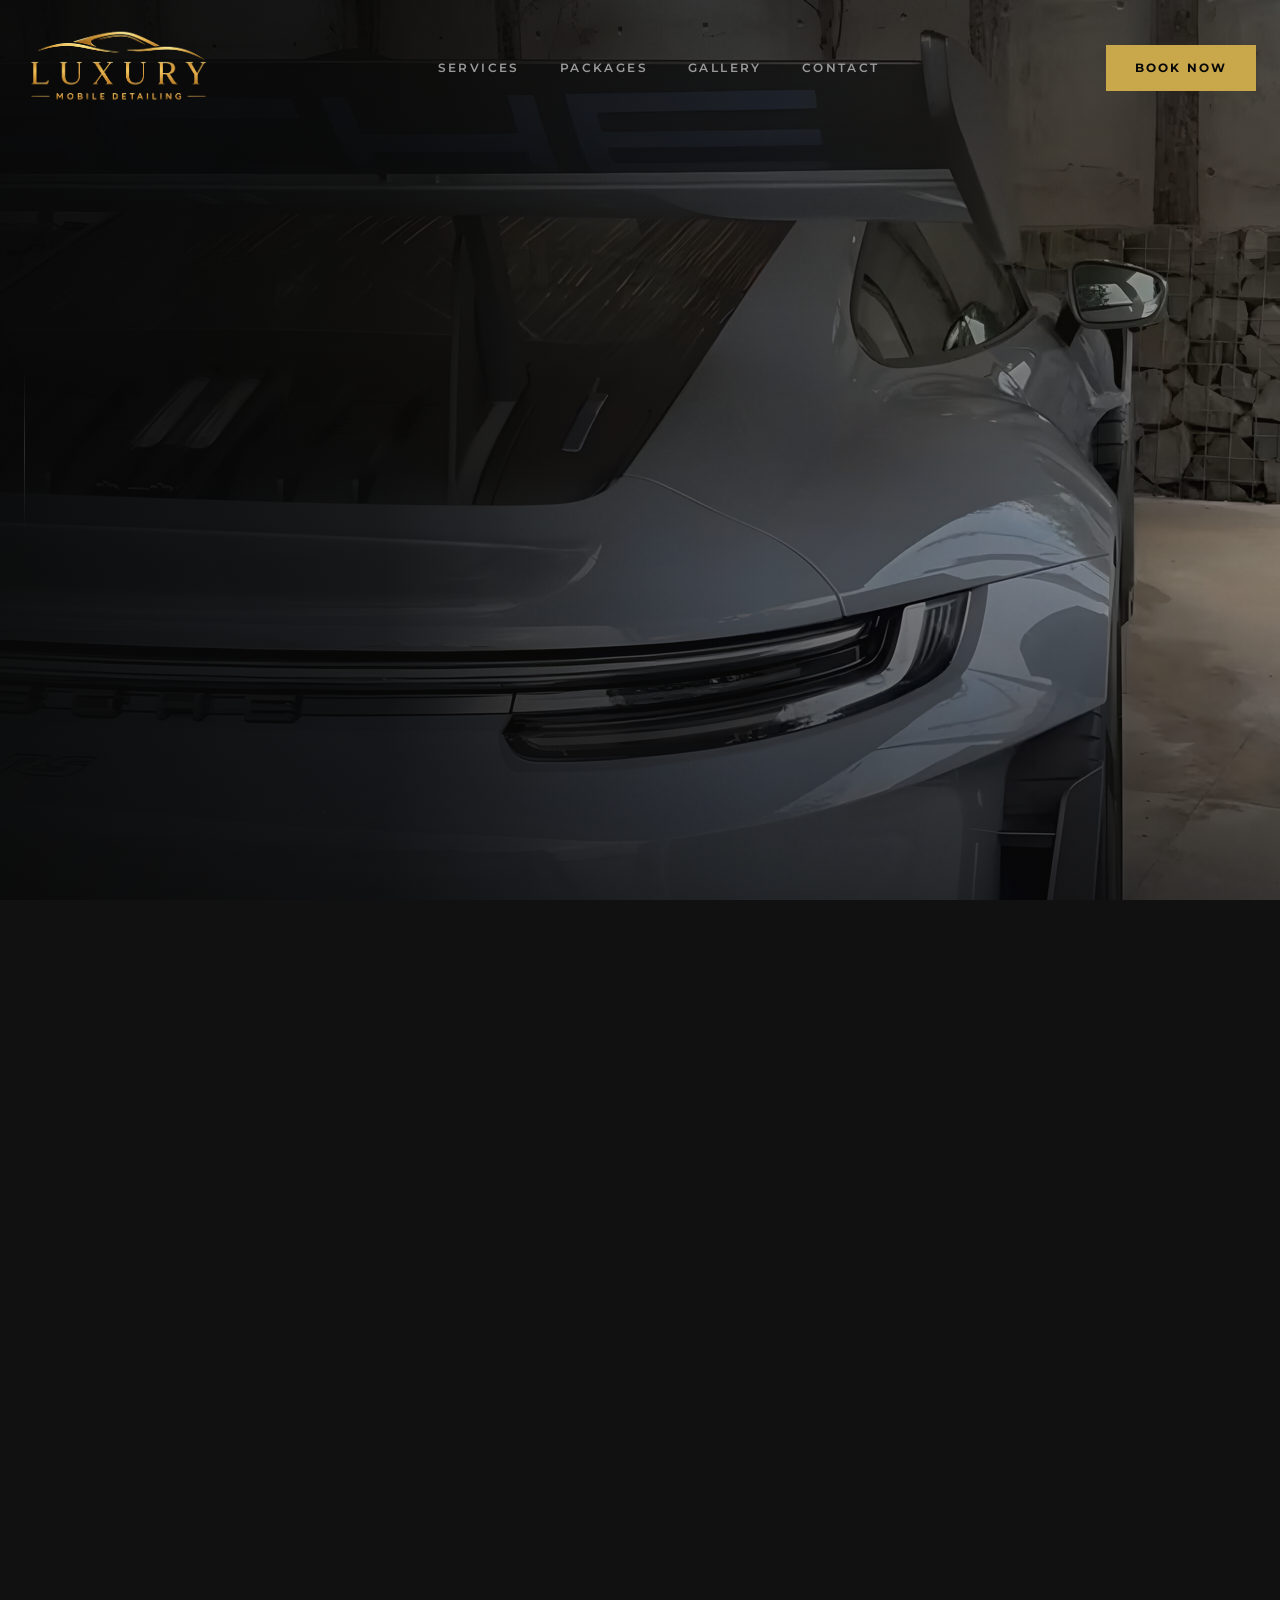
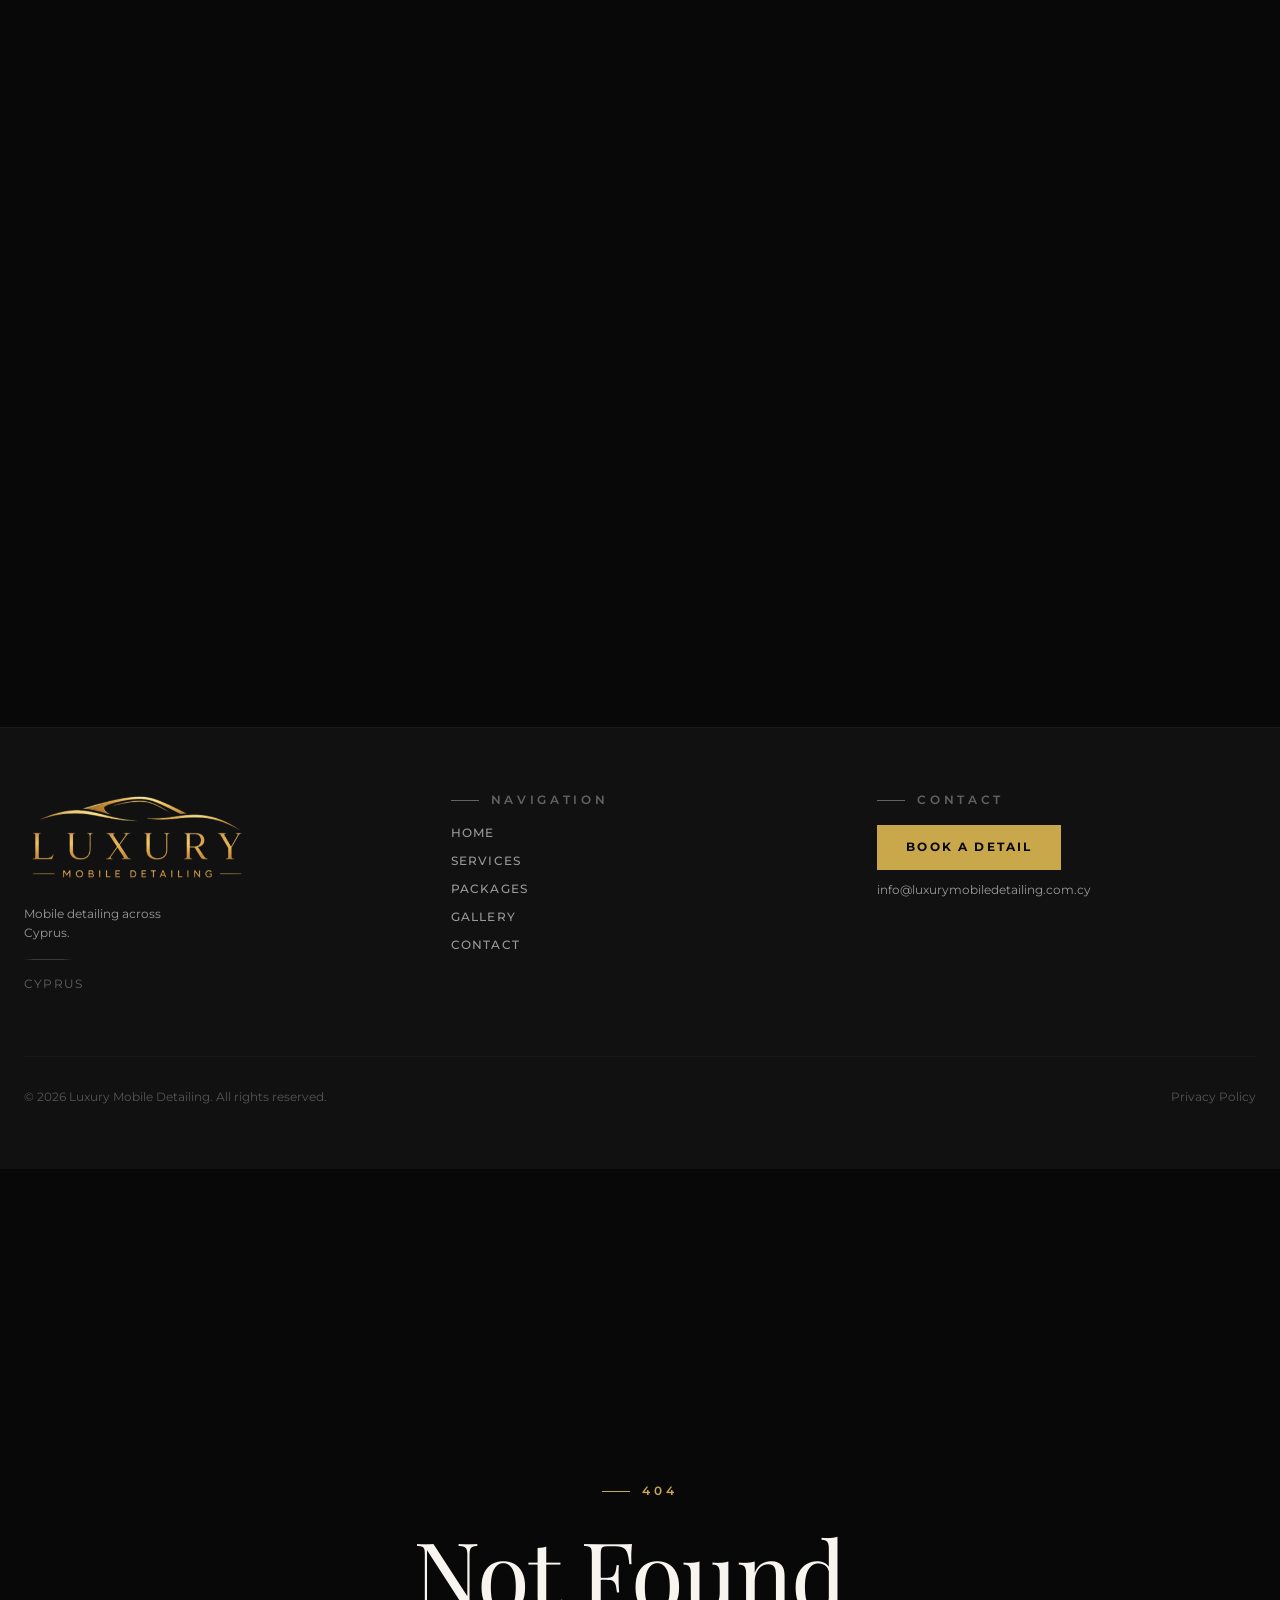
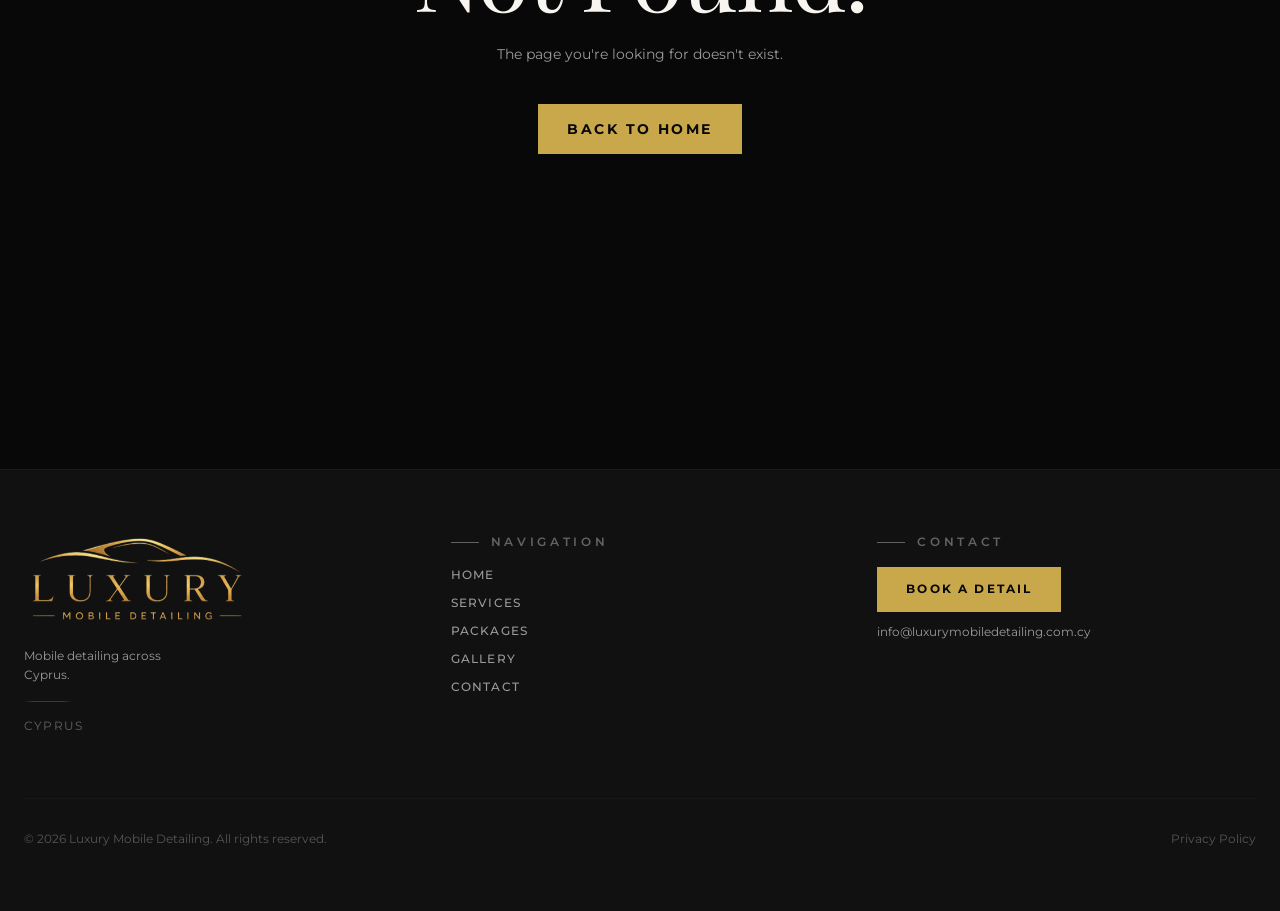
<file: index.html>
<!DOCTYPE html><html lang="en"><head><title data-rh="true">Luxury Mobile Detailing | Mobile Car Detailing in Cyprus</title><meta data-rh="true" name="description" content="Mobile car detailing in Cyprus. Washes, full detailing, paint correction, ceramic coating, and more. We come to your location."><meta data-rh="true" name="robots" content="index, follow, max-image-preview:large, max-snippet:-1"><meta data-rh="true" property="og:url" content="https://luxurymobiledetailing.com.cy/"><meta data-rh="true" property="og:title" content="Luxury Mobile Detailing | Mobile Car Detailing in Cyprus"><meta data-rh="true" property="og:description" content="Mobile car detailing in Cyprus. Washes, full detailing, paint correction, ceramic coating, and more. We come to your location."><meta data-rh="true" name="twitter:url" content="https://luxurymobiledetailing.com.cy/"><meta data-rh="true" name="twitter:title" content="Luxury Mobile Detailing | Mobile Car Detailing in Cyprus"><meta data-rh="true" name="twitter:description" content="Mobile car detailing in Cyprus. We come to your location."><link data-rh="true" rel="canonical" href="https://luxurymobiledetailing.com.cy/"><script data-rh="true" type="application/ld+json">{"@context":"https://schema.org","@type":["LocalBusiness","AutoWash"],"@id":"https://luxurymobiledetailing.com.cy/#business","name":"Luxury Mobile Detailing","description":"Professional mobile car detailing service delivering showroom-quality results at your home or office. Paint correction, ceramic coating, interior detailing, and more.","url":"https://luxurymobiledetailing.com.cy","image":["https://luxurymobiledetailing.com.cy/Logo.png","https://luxurymobiledetailing.com.cy/og-image.jpg"],"priceRange":"€€€","sameAs":[]}</script><script data-rh="true" type="application/ld+json">{"@context":"https://schema.org","@type":"Organization","name":"Luxury Mobile Detailing","url":"https://luxurymobiledetailing.com.cy","logo":"https://luxurymobiledetailing.com.cy/Logo.png","sameAs":[],"contactPoint":{"@type":"ContactPoint","contactType":"customer service","availableLanguage":["English"]}}</script><script data-rh="true" type="application/ld+json">{"@context":"https://schema.org","@type":"WebSite","name":"Luxury Mobile Detailing","url":"https://luxurymobiledetailing.com.cy","publisher":{"@id":"https://luxurymobiledetailing.com.cy/#business"}}</script><script data-rh="true" type="application/ld+json">{"@context":"https://schema.org","@type":"ItemList","itemListElement":[{"@type":"SiteNavigationElement","position":1,"name":"Packages","description":"Basic In & Out Wash, Interior Deep Clean, Detailed Exterior Wash, Premium and Platinum Full Detailing","url":"https://luxurymobiledetailing.com.cy/packages"},{"@type":"SiteNavigationElement","position":2,"name":"Services","description":"Paint correction, ceramic coating, headlight restoration and maintenance membership","url":"https://luxurymobiledetailing.com.cy/services"},{"@type":"SiteNavigationElement","position":3,"name":"Gallery","description":"Before and after photos of our detailing work","url":"https://luxurymobiledetailing.com.cy/gallery"},{"@type":"SiteNavigationElement","position":4,"name":"Contact","description":"Book your mobile detailing appointment in Cyprus","url":"https://luxurymobiledetailing.com.cy/contact"}]}</script>
    <meta charset="UTF-8">
    <meta name="viewport" content="width=device-width, initial-scale=1.0, viewport-fit=cover">

    <!-- Favicons / icons -->
    <link rel="icon" type="image/svg+xml" href="/favicon.svg">
    <link rel="icon" type="image/png" sizes="32x32" href="/favicon-32.png">
    <link rel="icon" type="image/png" sizes="16x16" href="/favicon-16.png">
    <link rel="apple-touch-icon" sizes="180x180" href="/apple-touch-icon.png">
    <link rel="manifest" href="/site.webmanifest">

    <!-- Site-wide, immutable meta. Per-page <title>, description,
         canonical, robots, OG url/title/description and Twitter
         url/title/description are owned by React (DefaultMeta +
         per-page <Head>) so each pre-rendered route gets the right
         values. -->
    <meta name="author" content="Luxury Mobile Detailing">
    <meta name="language" content="English">

    <!-- Open Graph / Facebook — site-wide tags only.
         og:image / twitter:image URLs must match SITE_ORIGIN in src/shared/siteOrigin.ts -->
    <meta property="og:type" content="website">
    <meta property="og:image" content="https://luxurymobiledetailing.com.cy/og-image.jpg">
    <meta property="og:image:type" content="image/jpeg">
    <meta property="og:image:width" content="1200">
    <meta property="og:image:height" content="630">
    <meta property="og:image:alt" content="Luxury Mobile Detailing — mobile car detailing in Cyprus">
    <meta property="og:locale" content="en_US">
    <meta property="og:site_name" content="Luxury Mobile Detailing">

    <!-- Twitter Card — site-wide tags only. Twitter falls back to og:image
         if twitter:image is omitted, but explicit is clearer. -->
    <meta name="twitter:card" content="summary_large_image">
    <meta name="twitter:image" content="https://luxurymobiledetailing.com.cy/og-image.jpg">
    <meta name="twitter:image:alt" content="Luxury Mobile Detailing — mobile car detailing in Cyprus">

    <!-- PWA / mobile theme -->
    <meta name="theme-color" content="#080808">
    <meta name="color-scheme" content="dark">
    <meta name="apple-mobile-web-app-capable" content="yes">
    <meta name="mobile-web-app-capable" content="yes">
    <meta name="apple-mobile-web-app-status-bar-style" content="black-translucent">
    <meta name="apple-mobile-web-app-title" content="Luxury Detailing">
    <meta name="format-detection" content="telephone=yes">

    <!-- Critical inline CSS: prevents white flash before bundle loads and reserves layout -->
    <style>
      html,
      body {
        margin: 0;
        padding: 0;
        background-color: #080808;
        color: #F8F5F0;
        min-height: 100%;
        font-family: "Montserrat", system-ui, -apple-system, "Segoe UI", Roboto, sans-serif;
      }
      #root {
        min-height: 100vh;
      }
    </style>
    <script type="module" crossorigin="" src="/assets/app-ce6dd700.js"></script>
    <link rel="modulepreload" crossorigin="" href="/assets/vendor-b4936f23.js">
    <link rel="modulepreload" crossorigin="" href="/assets/react-e6a6115f.js">
    <link rel="modulepreload" crossorigin="" href="/assets/ui-916e68e1.js">
    <link rel="modulepreload" crossorigin="" href="/assets/framer-motion-b2f2394d.js">
    <link rel="stylesheet" href="/assets/index-04cbfae9.css">
  <link rel="preload" as="image" href="/assets/Logo-a2fcae50.png"><link rel="preload" as="font" type="font/woff2" href="/assets/playfair-display-latin-400-normal-1fe9ad5d.woff2" crossorigin=""><link rel="preload" as="font" type="font/woff2" href="/assets/playfair-display-latin-400-normal-3afd64d1.woff" crossorigin=""><link rel="preload" as="font" type="font/woff2" href="/assets/playfair-display-latin-400-italic-eabce94d.woff2" crossorigin=""><link rel="preload" as="font" type="font/woff2" href="/assets/playfair-display-latin-400-italic-cc638df9.woff" crossorigin=""><link rel="preload" as="font" type="font/woff2" href="/assets/playfair-display-latin-700-normal-28453852.woff2" crossorigin=""><link rel="preload" as="font" type="font/woff2" href="/assets/playfair-display-latin-700-normal-648a046d.woff" crossorigin=""><link rel="preload" as="font" type="font/woff2" href="/assets/playfair-display-latin-700-italic-de2f4041.woff2" crossorigin=""><link rel="preload" as="font" type="font/woff2" href="/assets/playfair-display-latin-700-italic-ac47baa5.woff" crossorigin=""><link rel="preload" as="font" type="font/woff2" href="/assets/montserrat-latin-400-normal-e66bcd27.woff2" crossorigin=""><link rel="preload" as="font" type="font/woff2" href="/assets/montserrat-latin-400-normal-6a7d6a30.woff" crossorigin=""><link rel="preload" as="font" type="font/woff2" href="/assets/montserrat-latin-500-normal-2b53300f.woff2" crossorigin=""><link rel="preload" as="font" type="font/woff2" href="/assets/montserrat-latin-500-normal-7ad98b2c.woff" crossorigin=""><link rel="preload" as="font" type="font/woff2" href="/assets/montserrat-latin-600-normal-d857325c.woff2" crossorigin=""><link rel="preload" as="font" type="font/woff2" href="/assets/montserrat-latin-600-normal-97ec5882.woff" crossorigin=""><link rel="preload" as="font" type="font/woff2" href="/assets/montserrat-latin-700-normal-f9d9e65b.woff2" crossorigin=""><link rel="preload" as="font" type="font/woff2" href="/assets/montserrat-latin-700-normal-ff51c769.woff" crossorigin=""><link rel="preload" as="font" type="font/woff2" href="/assets/montserrat-latin-800-normal-ba826fb8.woff2" crossorigin=""><link rel="preload" as="font" type="font/woff2" href="/assets/montserrat-latin-800-normal-26f9e611.woff" crossorigin=""><link rel="modulepreload" crossorigin="" href="/assets/HomePage-86d06055.js"></head>
  <body>
    <div id="root" data-server-rendered="true"><a href="#main" class="skip-link">Skip to content</a><div class="app"><header class="fixed top-0 z-50 w-full transition-all duration-500 bg-transparent"><div class="mx-auto flex max-w-7xl items-center justify-between px-6 transition-all duration-500 py-7"><a aria-label="Luxury Mobile Detailing — home" class="group transition-all duration-500" href="/"><img src="/assets/Logo-a2fcae50.png" alt="Luxury Mobile Detailing" class="hidden object-contain transition-all duration-500 group-hover:opacity-80 sm:block h-20"><img src="/assets/Logo-a2fcae50.png" alt="Luxury Mobile Detailing" class="block object-contain transition-all duration-500 group-hover:opacity-80 sm:hidden h-10"></a><button class="relative z-50 flex h-10 w-10 items-center justify-center text-cream focus-visible:outline-none" aria-label="Open menu" aria-expanded="false"><svg xmlns="http://www.w3.org/2000/svg" fill="none" viewBox="0 0 24 24" stroke-width="1.5" stroke="currentColor" aria-hidden="true" data-slot="icon" class="h-6 w-6"><path stroke-linecap="round" stroke-linejoin="round" d="M3.75 6.75h16.5M3.75 12h16.5m-16.5 5.25h16.5"></path></svg></button></div></header><main id="main"><section class="relative flex min-h-[100dvh] items-center overflow-hidden bg-ink"><div class="absolute inset-0"><picture class="block h-full w-full sm:hidden"><source type="image/avif" srcset="/images/porsche-gt3rs-mobile-400.avif 400w, /images/porsche-gt3rs-mobile-800.avif 800w, /images/porsche-gt3rs-mobile-1280.avif 1280w, /images/porsche-gt3rs-mobile-1920.avif 1920w, /images/porsche-gt3rs-mobile-2400.avif 2400w" sizes="100vw"><source type="image/webp" srcset="/images/porsche-gt3rs-mobile-400.webp 400w, /images/porsche-gt3rs-mobile-800.webp 800w, /images/porsche-gt3rs-mobile-1280.webp 1280w, /images/porsche-gt3rs-mobile-1920.webp 1920w, /images/porsche-gt3rs-mobile-2400.webp 2400w" sizes="100vw"><img src="/images/porsche-gt3rs-mobile-2400.jpg" srcset="/images/porsche-gt3rs-mobile-400.jpg 400w, /images/porsche-gt3rs-mobile-800.jpg 800w, /images/porsche-gt3rs-mobile-1280.jpg 1280w, /images/porsche-gt3rs-mobile-1920.jpg 1920w, /images/porsche-gt3rs-mobile-2400.jpg 2400w" sizes="100vw" alt="Porsche 911 GT3 RS rear under a carport in Cyprus — mobile hero" loading="eager" decoding="async" fetchpriority="high" class="h-full w-full object-cover object-top"></picture><picture class="hidden h-full w-full sm:block"><source type="image/avif" srcset="/images/porsche-gt3rs-rear-400.avif 400w, /images/porsche-gt3rs-rear-800.avif 800w, /images/porsche-gt3rs-rear-1280.avif 1280w, /images/porsche-gt3rs-rear-1920.avif 1920w, /images/porsche-gt3rs-rear-2400.avif 2400w" sizes="100vw"><source type="image/webp" srcset="/images/porsche-gt3rs-rear-400.webp 400w, /images/porsche-gt3rs-rear-800.webp 800w, /images/porsche-gt3rs-rear-1280.webp 1280w, /images/porsche-gt3rs-rear-1920.webp 1920w, /images/porsche-gt3rs-rear-2400.webp 2400w" sizes="100vw"><img src="/images/porsche-gt3rs-rear-2400.jpg" srcset="/images/porsche-gt3rs-rear-400.jpg 400w, /images/porsche-gt3rs-rear-800.jpg 800w, /images/porsche-gt3rs-rear-1280.jpg 1280w, /images/porsche-gt3rs-rear-1920.jpg 1920w, /images/porsche-gt3rs-rear-2400.jpg 2400w" sizes="100vw" alt="Porsche 911 GT3 RS rear with active rear wing, freshly detailed under a bamboo carport in Cyprus" loading="eager" decoding="async" fetchpriority="high" class="h-full w-full object-cover object-[60%_center] md:object-center"></picture></div><div aria-hidden="true" class="absolute inset-0" style="background:linear-gradient(90deg, rgba(8,8,8,0.96) 0%, rgba(8,8,8,0.88) 30%, rgba(8,8,8,0.55) 60%, rgba(8,8,8,0.35) 100%)"></div><div aria-hidden="true" class="absolute inset-0 md:hidden" style="background:linear-gradient(180deg, rgba(8,8,8,0.55) 0%, rgba(8,8,8,0.15) 45%, rgba(8,8,8,0.65) 100%)"></div><div aria-hidden="true" class="absolute inset-0 hidden md:block" style="background:linear-gradient(180deg, rgba(8,8,8,0.35) 0%, rgba(8,8,8,0) 35%, rgba(8,8,8,0) 65%, rgba(8,8,8,0.55) 100%)"></div><div aria-hidden="true" class="grain absolute inset-0"></div><div aria-hidden="true" class="pointer-events-none absolute -right-40 -top-40 h-[700px] w-[700px] rounded-full opacity-[0.05]" style="background:radial-gradient(circle, #C9A84C 0%, transparent 70%)"></div><div aria-hidden="true" class="absolute left-6 top-1/2 hidden h-40 w-px -translate-y-1/2 bg-gradient-to-b from-transparent via-steel to-transparent md:block"></div><div class="relative mx-auto w-full max-w-7xl px-6 pb-24 pt-32 sm:py-40"><div class="max-w-3xl"><p class="eyebrow mb-8 text-gold-500" style="opacity:0;transform:translateY(28px) translateZ(0)">Mobile Detailing · Cyprus</p><h1 class="display text-shadow-deep text-[clamp(3.25rem,10vw,8.5rem)] text-cream" style="opacity:0;transform:translateY(28px) translateZ(0)">Showroom<br><em class="text-gold-500">Perfect.</em></h1><div class="my-8 h-px w-24 bg-gold-500" style="transform:scaleX(0) translateZ(0);transform-origin:0% 50% 0"></div><p class="max-w-md font-sans text-sm leading-relaxed text-cream/80 sm:text-base" style="opacity:0;transform:translateY(28px) translateZ(0)">Hand wash, paint correction, and ceramic protection — performed at your home, office, or wherever your vehicle is parked.</p><div class="mt-10 flex flex-col gap-4 sm:flex-row sm:items-center" style="opacity:0;transform:translateY(28px) translateZ(0)"><a class="btn-primary w-full justify-center sm:w-auto" href="https://tidycal.com/luxurymobiledetailingcy" target="_blank" rel="noopener noreferrer">Book Now</a><a class="btn-ghost w-full justify-center sm:w-auto" href="/packages">View Packages</a></div><div class="mt-10 flex items-center gap-3 border-l border-gold-500/60 pl-4 md:hidden" aria-hidden="true" style="opacity:0;transform:translateY(12px) translateZ(0)"><div class="flex flex-col gap-1"><p class="font-sans text-[0.55rem] tracking-[0.32em] text-gold-500 uppercase">Featured · 911 GT3 RS</p><p class="font-sans text-[0.6rem] tracking-[0.22em] text-cream/70 uppercase">Detail · Correction · Protect</p></div></div></div><aside class="absolute right-6 top-1/2 hidden -translate-y-1/2 flex-col items-end gap-3 text-right md:flex" aria-hidden="true" style="opacity:0;transform:translateX(20px) translateZ(0)"><p class="font-sans text-[0.6rem] tracking-[0.32em] text-gold-500/90 uppercase text-shadow-deep">Featured</p><p class="display text-xl text-cream text-shadow-deep">911 GT3 RS</p><div class="h-px w-12 bg-gold-500/70"></div><p class="font-sans text-[0.65rem] tracking-[0.25em] text-cream/80 uppercase text-shadow-deep">Detail · Correction · Protect</p></aside><div class="absolute bottom-8 left-6 hidden flex-col items-center gap-2 sm:bottom-12 sm:flex" aria-hidden="true" style="opacity:0"><div class="h-12 w-px overflow-hidden bg-steel"><div class="h-full w-full bg-gold-500" style="transform:translateY(-100%) translateZ(0)"></div></div><p class="font-sans text-[0.6rem] tracking-[0.3em] text-cream/60 uppercase [writing-mode:vertical-lr]">Scroll</p></div></div></section><section class="relative overflow-hidden bg-charcoal"><div class="grid grid-cols-1 md:grid-cols-2"><div class="relative aspect-[16/10] w-full xs:aspect-[4/5] md:aspect-auto md:min-h-[640px]" style="opacity:0"><picture class="absolute inset-0 block" style="background-image:url([data-uri]);background-size:cover;background-position:center"><source type="image/avif" srcset="/images/porsche-foam-wash-400.avif 400w, /images/porsche-foam-wash-800.avif 800w, /images/porsche-foam-wash-1280.avif 1280w, /images/porsche-foam-wash-1920.avif 1920w, /images/porsche-foam-wash-2400.avif 2400w" sizes="(min-width: 1060px) 50vw, 100vw"><source type="image/webp" srcset="/images/porsche-foam-wash-400.webp 400w, /images/porsche-foam-wash-800.webp 800w, /images/porsche-foam-wash-1280.webp 1280w, /images/porsche-foam-wash-1920.webp 1920w, /images/porsche-foam-wash-2400.webp 2400w" sizes="(min-width: 1060px) 50vw, 100vw"><img src="/images/porsche-foam-wash-2400.jpg" srcset="/images/porsche-foam-wash-400.jpg 400w, /images/porsche-foam-wash-800.jpg 800w, /images/porsche-foam-wash-1280.jpg 1280w, /images/porsche-foam-wash-1920.jpg 1920w, /images/porsche-foam-wash-2400.jpg 2400w" sizes="(min-width: 1060px) 50vw, 100vw" alt="Detailer applying snow-foam pre-wash to a Porsche 911 GT3 at the client's property" loading="lazy" decoding="async" class="h-full w-full object-cover object-[50%_center] md:object-[55%_center]"></picture><div aria-hidden="true" class="pointer-events-none absolute inset-0 md:hidden" style="background:linear-gradient(180deg, rgba(17,17,17,0) 55%, rgba(17,17,17,0.88) 100%)"></div><div aria-hidden="true" class="pointer-events-none absolute inset-0 hidden md:block" style="background:linear-gradient(90deg, rgba(17,17,17,0) 60%, rgba(17,17,17,0.85) 100%)"></div><div class="absolute bottom-6 left-6 flex flex-col gap-2 border-l border-gold-500/60 pl-4"><p class="font-sans text-[0.6rem] tracking-[0.32em] text-gold-500 uppercase">In progress</p><p class="font-sans text-xs text-cream/85">Snow-foam pre-wash · Limassol</p></div></div><div class="relative flex items-center px-6 py-16 sm:px-12 sm:py-20 md:py-28"><div class="max-w-md"><p class="eyebrow mb-6 text-gold-500" style="opacity:0;transform:translateY(16px) translateZ(0)">The Process</p><h2 class="display text-4xl text-cream sm:text-5xl" style="opacity:0;transform:translateY(20px) translateZ(0)">We come <em class="text-gold-500">to you.</em></h2><div class="my-6 h-px w-20 bg-gold-500" style="transform:scaleX(0) translateZ(0);transform-origin:0% 50% 0"></div><p class="font-sans text-sm leading-relaxed text-stone" style="opacity:0;transform:translateY(16px) translateZ(0)">No drop-off, no detail centre. Our fully equipped mobile rig meets your vehicle wherever it lives — driveway, office car park, or hotel forecourt — and leaves it in showroom condition.</p><ul class="mt-10 flex flex-col gap-5"><li class="flex items-start gap-5 border-b border-steel/30 pb-4 last:border-0 last:pb-0" style="opacity:0;transform:translateX(-12px) translateZ(0)"><span class="font-sans text-xs font-semibold tracking-[0.3em] text-gold-500/80 pt-1">01</span><div class="flex flex-col gap-1"><p class="font-sans text-sm font-semibold text-cream">We arrive</p><p class="font-sans text-xs leading-relaxed text-stone">Self-contained water, power and detailing gear.</p></div></li><li class="flex items-start gap-5 border-b border-steel/30 pb-4 last:border-0 last:pb-0" style="opacity:0;transform:translateX(-12px) translateZ(0)"><span class="font-sans text-xs font-semibold tracking-[0.3em] text-gold-500/80 pt-1">02</span><div class="flex flex-col gap-1"><p class="font-sans text-sm font-semibold text-cream">We work</p><p class="font-sans text-xs leading-relaxed text-stone">Multi-step decontamination, correction, and protection.</p></div></li><li class="flex items-start gap-5 border-b border-steel/30 pb-4 last:border-0 last:pb-0" style="opacity:0;transform:translateX(-12px) translateZ(0)"><span class="font-sans text-xs font-semibold tracking-[0.3em] text-gold-500/80 pt-1">03</span><div class="flex flex-col gap-1"><p class="font-sans text-sm font-semibold text-cream">We hand it back</p><p class="font-sans text-xs leading-relaxed text-stone">Documented, dressed, and ready to drive away.</p></div></li></ul><div class="mt-10" style="opacity:0;transform:translateY(16px) translateZ(0)"><a class="btn-ghost" href="/services">Specialist Services</a></div></div></div></div></section><section class="border-y border-steel/20 bg-ink py-16 sm:py-28"><div class="mx-auto max-w-7xl px-6"><div class="mb-12 flex flex-col items-start justify-between gap-6 sm:flex-row sm:items-end"><div><p class="eyebrow mb-4 text-gold-500" style="opacity:0;transform:translateY(12px) translateZ(0)">Recent Work</p><h2 class="display text-4xl text-cream sm:text-5xl" style="opacity:0;transform:translateY(16px) translateZ(0)">From the <em class="text-gold-500">fleet.</em></h2></div><div style="opacity:0;transform:translateY(12px) translateZ(0)"><a class="group inline-flex items-center gap-3 font-sans text-xs font-semibold tracking-widest text-gold-500 uppercase transition-opacity hover:opacity-70" href="/gallery">View Full Gallery<svg xmlns="http://www.w3.org/2000/svg" fill="none" viewBox="0 0 24 24" stroke-width="1.5" stroke="currentColor" aria-hidden="true" data-slot="icon" class="h-3.5 w-3.5 transition-transform duration-300 group-hover:translate-x-1"><path stroke-linecap="round" stroke-linejoin="round" d="M13.5 4.5 21 12m0 0-7.5 7.5M21 12H3"></path></svg></a></div></div><div class="grid grid-cols-1 gap-3 md:grid-cols-3 md:gap-2"><div class="group relative aspect-[16/10] overflow-hidden bg-ash xs:aspect-[4/5] md:aspect-[4/5]" style="opacity:0;transform:translateY(20px) translateZ(0)"><picture class="block h-full w-full" style="background-image:url([data-uri]);background-size:cover;background-position:center"><source type="image/avif" srcset="/images/porsche-gt3rs-wheel-400.avif 400w, /images/porsche-gt3rs-wheel-800.avif 800w, /images/porsche-gt3rs-wheel-1280.avif 1280w, /images/porsche-gt3rs-wheel-1920.avif 1920w, /images/porsche-gt3rs-wheel-2400.avif 2400w" sizes="(min-width: 1060px) 33vw, 100vw"><source type="image/webp" srcset="/images/porsche-gt3rs-wheel-400.webp 400w, /images/porsche-gt3rs-wheel-800.webp 800w, /images/porsche-gt3rs-wheel-1280.webp 1280w, /images/porsche-gt3rs-wheel-1920.webp 1920w, /images/porsche-gt3rs-wheel-2400.webp 2400w" sizes="(min-width: 1060px) 33vw, 100vw"><img src="/images/porsche-gt3rs-wheel-2400.jpg" srcset="/images/porsche-gt3rs-wheel-400.jpg 400w, /images/porsche-gt3rs-wheel-800.jpg 800w, /images/porsche-gt3rs-wheel-1280.jpg 1280w, /images/porsche-gt3rs-wheel-1920.jpg 1920w, /images/porsche-gt3rs-wheel-2400.jpg 2400w" sizes="(min-width: 1060px) 33vw, 100vw" alt="Porsche 911 GT3 RS profile with yellow brake calipers and forged wheels after a full detail" loading="lazy" decoding="async" class="h-full w-full object-cover transition-transform duration-[1200ms] ease-out group-hover:scale-[1.04]"></picture><div aria-hidden="true" class="pointer-events-none absolute inset-0" style="background:linear-gradient(180deg, rgba(8,8,8,0) 45%, rgba(8,8,8,0.78) 100%)"></div><div class="absolute inset-x-0 bottom-0 flex items-end justify-between gap-4 px-6 py-6"><div class="flex flex-col gap-1"><p class="font-sans text-[0.6rem] font-semibold tracking-[0.32em] text-gold-500 uppercase">Paint Correction</p><p class="display text-xl text-cream">Porsche 911 GT3 RS</p></div><div class="flex h-8 w-8 items-center justify-center border border-cream/30 text-cream/80 backdrop-blur-sm transition-all duration-300 group-hover:border-gold-500 group-hover:bg-gold-500 group-hover:text-ink"><svg xmlns="http://www.w3.org/2000/svg" fill="none" viewBox="0 0 24 24" stroke-width="1.5" stroke="currentColor" aria-hidden="true" data-slot="icon" class="h-3.5 w-3.5"><path stroke-linecap="round" stroke-linejoin="round" d="M13.5 4.5 21 12m0 0-7.5 7.5M21 12H3"></path></svg></div></div></div><div class="group relative aspect-[16/10] overflow-hidden bg-ash xs:aspect-[4/5] md:aspect-[4/5]" style="opacity:0;transform:translateY(20px) translateZ(0)"><picture class="block h-full w-full" style="background-image:url([data-uri]);background-size:cover;background-position:center"><source type="image/avif" srcset="/images/g-wagen-side-400.avif 400w, /images/g-wagen-side-800.avif 800w, /images/g-wagen-side-1280.avif 1280w, /images/g-wagen-side-1920.avif 1920w" sizes="(min-width: 1060px) 33vw, 100vw"><source type="image/webp" srcset="/images/g-wagen-side-400.webp 400w, /images/g-wagen-side-800.webp 800w, /images/g-wagen-side-1280.webp 1280w, /images/g-wagen-side-1920.webp 1920w" sizes="(min-width: 1060px) 33vw, 100vw"><img src="/images/g-wagen-side-1920.jpg" srcset="/images/g-wagen-side-400.jpg 400w, /images/g-wagen-side-800.jpg 800w, /images/g-wagen-side-1280.jpg 1280w, /images/g-wagen-side-1920.jpg 1920w" sizes="(min-width: 1060px) 33vw, 100vw" alt="Mercedes-AMG G-Class profile parked at a hillside villa after a full detail" loading="lazy" decoding="async" class="h-full w-full object-cover transition-transform duration-[1200ms] ease-out group-hover:scale-[1.04]"></picture><div aria-hidden="true" class="pointer-events-none absolute inset-0" style="background:linear-gradient(180deg, rgba(8,8,8,0) 45%, rgba(8,8,8,0.78) 100%)"></div><div class="absolute inset-x-0 bottom-0 flex items-end justify-between gap-4 px-6 py-6"><div class="flex flex-col gap-1"><p class="font-sans text-[0.6rem] font-semibold tracking-[0.32em] text-gold-500 uppercase">Full Detail</p><p class="display text-xl text-cream">Mercedes-AMG G63</p></div><div class="flex h-8 w-8 items-center justify-center border border-cream/30 text-cream/80 backdrop-blur-sm transition-all duration-300 group-hover:border-gold-500 group-hover:bg-gold-500 group-hover:text-ink"><svg xmlns="http://www.w3.org/2000/svg" fill="none" viewBox="0 0 24 24" stroke-width="1.5" stroke="currentColor" aria-hidden="true" data-slot="icon" class="h-3.5 w-3.5"><path stroke-linecap="round" stroke-linejoin="round" d="M13.5 4.5 21 12m0 0-7.5 7.5M21 12H3"></path></svg></div></div></div><div class="group relative aspect-[16/10] overflow-hidden bg-ash xs:aspect-[4/5] md:aspect-[4/5]" style="opacity:0;transform:translateY(20px) translateZ(0)"><picture class="block h-full w-full" style="background-image:url([data-uri]);background-size:cover;background-position:center"><source type="image/avif" srcset="/images/supra-front-400.avif 400w, /images/supra-front-800.avif 800w, /images/supra-front-1280.avif 1280w, /images/supra-front-1920.avif 1920w" sizes="(min-width: 1060px) 33vw, 100vw"><source type="image/webp" srcset="/images/supra-front-400.webp 400w, /images/supra-front-800.webp 800w, /images/supra-front-1280.webp 1280w, /images/supra-front-1920.webp 1920w" sizes="(min-width: 1060px) 33vw, 100vw"><img src="/images/supra-front-1920.jpg" srcset="/images/supra-front-400.jpg 400w, /images/supra-front-800.jpg 800w, /images/supra-front-1280.jpg 1280w, /images/supra-front-1920.jpg 1920w" sizes="(min-width: 1060px) 33vw, 100vw" alt="Toyota GR Supra front three-quarter after exterior detail in Cyprus" loading="lazy" decoding="async" class="h-full w-full object-cover transition-transform duration-[1200ms] ease-out group-hover:scale-[1.04]"></picture><div aria-hidden="true" class="pointer-events-none absolute inset-0" style="background:linear-gradient(180deg, rgba(8,8,8,0) 45%, rgba(8,8,8,0.78) 100%)"></div><div class="absolute inset-x-0 bottom-0 flex items-end justify-between gap-4 px-6 py-6"><div class="flex flex-col gap-1"><p class="font-sans text-[0.6rem] font-semibold tracking-[0.32em] text-gold-500 uppercase">Exterior Detail</p><p class="display text-xl text-cream">Toyota GR Supra</p></div><div class="flex h-8 w-8 items-center justify-center border border-cream/30 text-cream/80 backdrop-blur-sm transition-all duration-300 group-hover:border-gold-500 group-hover:bg-gold-500 group-hover:text-ink"><svg xmlns="http://www.w3.org/2000/svg" fill="none" viewBox="0 0 24 24" stroke-width="1.5" stroke="currentColor" aria-hidden="true" data-slot="icon" class="h-3.5 w-3.5"><path stroke-linecap="round" stroke-linejoin="round" d="M13.5 4.5 21 12m0 0-7.5 7.5M21 12H3"></path></svg></div></div></div></div></div></section><section class="bg-ink py-4"><div style="opacity:0;transform:translateY(32px) translateZ(0)"><a class="group relative block overflow-hidden border-b border-steel/20 transition-colors duration-300 hover:bg-charcoal" aria-label="Go to Packages" href="/packages"><div aria-hidden="true" class="pointer-events-none absolute inset-y-0 right-0 hidden w-[42%] opacity-0 transition-opacity duration-500 ease-out group-hover:opacity-100 md:block"><picture class="block h-full w-full" style="background-image:url([data-uri]);background-size:cover;background-position:center"><source type="image/avif" srcset="/images/mercedes-gle-400.avif 400w, /images/mercedes-gle-800.avif 800w, /images/mercedes-gle-1280.avif 1280w, /images/mercedes-gle-1920.avif 1920w" sizes="40vw"><source type="image/webp" srcset="/images/mercedes-gle-400.webp 400w, /images/mercedes-gle-800.webp 800w, /images/mercedes-gle-1280.webp 1280w, /images/mercedes-gle-1920.webp 1920w" sizes="40vw"><img src="/images/mercedes-gle-1920.jpg" srcset="/images/mercedes-gle-400.jpg 400w, /images/mercedes-gle-800.jpg 800w, /images/mercedes-gle-1280.jpg 1280w, /images/mercedes-gle-1920.jpg 1920w" sizes="40vw" alt="Mercedes-Benz GLE in red under a sand-coloured shade sail after a full wash" loading="lazy" decoding="async" class="h-full w-full object-cover"></picture><div class="absolute inset-0" style="background:linear-gradient(90deg, #111111 0%, rgba(17,17,17,0.85) 25%, rgba(17,17,17,0.25) 75%, rgba(17,17,17,0) 100%)"></div></div><div class="relative mx-auto max-w-7xl px-6 py-12 sm:py-16"><div class="flex items-start justify-between gap-8"><div class="flex items-start gap-8 sm:gap-16"><span class="hidden font-sans text-xs font-semibold tracking-[0.3em] text-stone/40 sm:block sm:pt-1">01</span><div class="flex flex-col gap-4"><p class="eyebrow text-gold-500/80">Packages</p><h2 class="display text-4xl text-cream transition-colors duration-300 group-hover:text-gold-500 sm:text-5xl md:text-6xl" style="white-space:pre-line">Washes &amp;
Detailing</h2><p class="max-w-sm font-sans text-sm leading-relaxed text-stone">Basic In &amp; Out Wash, Interior Deep Clean, Detailed Exterior Wash, Premium and Platinum Full Detailing.</p></div></div><div class="flex-shrink-0 pt-2"><div class="flex h-12 w-12 items-center justify-center border border-steel/40 text-stone transition-all duration-300 group-hover:border-gold-500 group-hover:bg-gold-500 group-hover:text-ink"><svg xmlns="http://www.w3.org/2000/svg" fill="none" viewBox="0 0 24 24" stroke-width="1.5" stroke="currentColor" aria-hidden="true" data-slot="icon" class="h-4 w-4 transition-transform duration-300 group-hover:translate-x-0.5"><path stroke-linecap="round" stroke-linejoin="round" d="M13.5 4.5 21 12m0 0-7.5 7.5M21 12H3"></path></svg></div></div></div></div></a></div><div style="opacity:0;transform:translateY(32px) translateZ(0)"><a class="group relative block overflow-hidden border-b border-steel/20 transition-colors duration-300 hover:bg-charcoal" aria-label="Go to Services" href="/services"><div aria-hidden="true" class="pointer-events-none absolute inset-y-0 right-0 hidden w-[42%] opacity-0 transition-opacity duration-500 ease-out group-hover:opacity-100 md:block"><picture class="block h-full w-full" style="background-image:url([data-uri]);background-size:cover;background-position:center"><source type="image/avif" srcset="/images/polishing-rig-400.avif 400w, /images/polishing-rig-800.avif 800w, /images/polishing-rig-1280.avif 1280w, /images/polishing-rig-1920.avif 1920w" sizes="40vw"><source type="image/webp" srcset="/images/polishing-rig-400.webp 400w, /images/polishing-rig-800.webp 800w, /images/polishing-rig-1280.webp 1280w, /images/polishing-rig-1920.webp 1920w" sizes="40vw"><img src="/images/polishing-rig-1920.jpg" srcset="/images/polishing-rig-400.jpg 400w, /images/polishing-rig-800.jpg 800w, /images/polishing-rig-1280.jpg 1280w, /images/polishing-rig-1920.jpg 1920w" sizes="40vw" alt="Dual-action and rotary polishers with cutting and finishing pads, ready for paint correction" loading="lazy" decoding="async" class="h-full w-full object-cover"></picture><div class="absolute inset-0" style="background:linear-gradient(90deg, #111111 0%, rgba(17,17,17,0.85) 25%, rgba(17,17,17,0.25) 75%, rgba(17,17,17,0) 100%)"></div></div><div class="relative mx-auto max-w-7xl px-6 py-12 sm:py-16"><div class="flex items-start justify-between gap-8"><div class="flex items-start gap-8 sm:gap-16"><span class="hidden font-sans text-xs font-semibold tracking-[0.3em] text-stone/40 sm:block sm:pt-1">02</span><div class="flex flex-col gap-4"><p class="eyebrow text-gold-500/80">Services</p><h2 class="display text-4xl text-cream transition-colors duration-300 group-hover:text-gold-500 sm:text-5xl md:text-6xl" style="white-space:pre-line">Correction &amp;
Protection</h2><p class="max-w-sm font-sans text-sm leading-relaxed text-stone">Paint correction, ceramic coating, interior polishing, trim and headlight restoration.</p></div></div><div class="flex-shrink-0 pt-2"><div class="flex h-12 w-12 items-center justify-center border border-steel/40 text-stone transition-all duration-300 group-hover:border-gold-500 group-hover:bg-gold-500 group-hover:text-ink"><svg xmlns="http://www.w3.org/2000/svg" fill="none" viewBox="0 0 24 24" stroke-width="1.5" stroke="currentColor" aria-hidden="true" data-slot="icon" class="h-4 w-4 transition-transform duration-300 group-hover:translate-x-0.5"><path stroke-linecap="round" stroke-linejoin="round" d="M13.5 4.5 21 12m0 0-7.5 7.5M21 12H3"></path></svg></div></div></div></div></a></div><div style="opacity:0;transform:translateY(32px) translateZ(0)"><a class="group relative block overflow-hidden border-b border-steel/20 transition-colors duration-300 hover:bg-charcoal" aria-label="Go to Gallery" href="/gallery"><div aria-hidden="true" class="pointer-events-none absolute inset-y-0 right-0 hidden w-[42%] opacity-0 transition-opacity duration-500 ease-out group-hover:opacity-100 md:block"><picture class="block h-full w-full" style="background-image:url([data-uri]);background-size:cover;background-position:center"><source type="image/avif" srcset="/images/porsche-gt3rs-wheel-400.avif 400w, /images/porsche-gt3rs-wheel-800.avif 800w, /images/porsche-gt3rs-wheel-1280.avif 1280w, /images/porsche-gt3rs-wheel-1920.avif 1920w, /images/porsche-gt3rs-wheel-2400.avif 2400w" sizes="40vw"><source type="image/webp" srcset="/images/porsche-gt3rs-wheel-400.webp 400w, /images/porsche-gt3rs-wheel-800.webp 800w, /images/porsche-gt3rs-wheel-1280.webp 1280w, /images/porsche-gt3rs-wheel-1920.webp 1920w, /images/porsche-gt3rs-wheel-2400.webp 2400w" sizes="40vw"><img src="/images/porsche-gt3rs-wheel-2400.jpg" srcset="/images/porsche-gt3rs-wheel-400.jpg 400w, /images/porsche-gt3rs-wheel-800.jpg 800w, /images/porsche-gt3rs-wheel-1280.jpg 1280w, /images/porsche-gt3rs-wheel-1920.jpg 1920w, /images/porsche-gt3rs-wheel-2400.jpg 2400w" sizes="40vw" alt="Porsche 911 GT3 RS profile with yellow brake calipers and forged wheels after a full detail" loading="lazy" decoding="async" class="h-full w-full object-cover"></picture><div class="absolute inset-0" style="background:linear-gradient(90deg, #111111 0%, rgba(17,17,17,0.85) 25%, rgba(17,17,17,0.25) 75%, rgba(17,17,17,0) 100%)"></div></div><div class="relative mx-auto max-w-7xl px-6 py-12 sm:py-16"><div class="flex items-start justify-between gap-8"><div class="flex items-start gap-8 sm:gap-16"><span class="hidden font-sans text-xs font-semibold tracking-[0.3em] text-stone/40 sm:block sm:pt-1">03</span><div class="flex flex-col gap-4"><p class="eyebrow text-gold-500/80">Gallery</p><h2 class="display text-4xl text-cream transition-colors duration-300 group-hover:text-gold-500 sm:text-5xl md:text-6xl" style="white-space:pre-line">Our
Work</h2><p class="max-w-sm font-sans text-sm leading-relaxed text-stone">Before and after photos from real jobs.</p></div></div><div class="flex-shrink-0 pt-2"><div class="flex h-12 w-12 items-center justify-center border border-steel/40 text-stone transition-all duration-300 group-hover:border-gold-500 group-hover:bg-gold-500 group-hover:text-ink"><svg xmlns="http://www.w3.org/2000/svg" fill="none" viewBox="0 0 24 24" stroke-width="1.5" stroke="currentColor" aria-hidden="true" data-slot="icon" class="h-4 w-4 transition-transform duration-300 group-hover:translate-x-0.5"><path stroke-linecap="round" stroke-linejoin="round" d="M13.5 4.5 21 12m0 0-7.5 7.5M21 12H3"></path></svg></div></div></div></div></a></div><div style="opacity:0;transform:translateY(32px) translateZ(0)"><a class="group relative block overflow-hidden border-b border-steel/20 transition-colors duration-300 hover:bg-charcoal" aria-label="Go to Contact" href="/contact"><div aria-hidden="true" class="pointer-events-none absolute inset-y-0 right-0 hidden w-[42%] opacity-0 transition-opacity duration-500 ease-out group-hover:opacity-100 md:block"><picture class="block h-full w-full" style="background-image:url([data-uri]);background-size:cover;background-position:center"><source type="image/avif" srcset="/images/g-wagen-garage-400.avif 400w, /images/g-wagen-garage-800.avif 800w, /images/g-wagen-garage-1280.avif 1280w, /images/g-wagen-garage-1920.avif 1920w" sizes="40vw"><source type="image/webp" srcset="/images/g-wagen-garage-400.webp 400w, /images/g-wagen-garage-800.webp 800w, /images/g-wagen-garage-1280.webp 1280w, /images/g-wagen-garage-1920.webp 1920w" sizes="40vw"><img src="/images/g-wagen-garage-1920.jpg" srcset="/images/g-wagen-garage-400.jpg 400w, /images/g-wagen-garage-800.jpg 800w, /images/g-wagen-garage-1280.jpg 1280w, /images/g-wagen-garage-1920.jpg 1920w" sizes="40vw" alt="Mercedes-AMG G-Class with a Porsche 911 in the background — mobile detail in progress" loading="lazy" decoding="async" class="h-full w-full object-cover"></picture><div class="absolute inset-0" style="background:linear-gradient(90deg, #111111 0%, rgba(17,17,17,0.85) 25%, rgba(17,17,17,0.25) 75%, rgba(17,17,17,0) 100%)"></div></div><div class="relative mx-auto max-w-7xl px-6 py-12 sm:py-16"><div class="flex items-start justify-between gap-8"><div class="flex items-start gap-8 sm:gap-16"><span class="hidden font-sans text-xs font-semibold tracking-[0.3em] text-stone/40 sm:block sm:pt-1">04</span><div class="flex flex-col gap-4"><p class="eyebrow text-gold-500/80">Contact</p><h2 class="display text-4xl text-cream transition-colors duration-300 group-hover:text-gold-500 sm:text-5xl md:text-6xl" style="white-space:pre-line">Book a
Detail</h2><p class="max-w-sm font-sans text-sm leading-relaxed text-stone">We come to your home, office, or any location across Cyprus.</p></div></div><div class="flex-shrink-0 pt-2"><div class="flex h-12 w-12 items-center justify-center border border-steel/40 text-stone transition-all duration-300 group-hover:border-gold-500 group-hover:bg-gold-500 group-hover:text-ink"><svg xmlns="http://www.w3.org/2000/svg" fill="none" viewBox="0 0 24 24" stroke-width="1.5" stroke="currentColor" aria-hidden="true" data-slot="icon" class="h-4 w-4 transition-transform duration-300 group-hover:translate-x-0.5"><path stroke-linecap="round" stroke-linejoin="round" d="M13.5 4.5 21 12m0 0-7.5 7.5M21 12H3"></path></svg></div></div></div></div></a></div></section></main><footer class="border-t border-steel/30 bg-charcoal"><div class="mx-auto max-w-7xl px-6 py-16"><div class="grid grid-cols-1 gap-12 sm:grid-cols-3"><div class="flex flex-col gap-4"><a aria-label="Luxury Mobile Detailing — home" href="/"><img src="/assets/Logo-a2fcae50.png" alt="Luxury Mobile Detailing" class="h-24 w-auto object-contain mix-blend-screen transition-opacity hover:opacity-80"></a><p class="font-sans text-xs leading-relaxed text-stone max-w-[18ch]">Mobile detailing across Cyprus.</p><div class="hairline w-12"></div><p class="font-sans text-xs tracking-widest text-stone/60 uppercase">Cyprus</p></div><div class="flex flex-col gap-4"><p class="eyebrow text-stone/60">Navigation</p><nav class="flex flex-col gap-3" aria-label="Footer navigation"><a class="w-fit font-sans text-xs font-medium tracking-widest text-stone uppercase transition-colors hover:text-gold-500" href="/">Home</a><a class="w-fit font-sans text-xs font-medium tracking-widest text-stone uppercase transition-colors hover:text-gold-500" href="/services">Services</a><a class="w-fit font-sans text-xs font-medium tracking-widest text-stone uppercase transition-colors hover:text-gold-500" href="/packages">Packages</a><a class="w-fit font-sans text-xs font-medium tracking-widest text-stone uppercase transition-colors hover:text-gold-500" href="/gallery">Gallery</a><a class="w-fit font-sans text-xs font-medium tracking-widest text-stone uppercase transition-colors hover:text-gold-500" href="/contact">Contact</a></nav></div><div class="flex flex-col gap-4"><p class="eyebrow text-stone/60">Contact</p><div class="flex flex-col gap-3"><a class="btn-primary w-fit text-xs" href="https://tidycal.com/luxurymobiledetailingcy" target="_blank" rel="noopener noreferrer">Book a Detail</a><a href="mailto:info@luxurymobiledetailing.com.cy" class="font-sans text-xs text-stone transition-colors hover:text-gold-500">info@<!-- -->luxurymobiledetailing.com.cy</a></div></div></div><div class="mt-16 flex flex-col items-center gap-3 border-t border-steel/20 pt-8 sm:flex-row sm:justify-between"><p class="font-sans text-xs text-stone/50">© <!-- -->2026<!-- --> Luxury Mobile Detailing. All rights reserved.</p><a class="font-sans text-xs text-stone/50 transition-colors hover:text-stone" href="/privacy">Privacy Policy</a></div></div></footer></div><script>window.__staticRouterHydrationData = JSON.parse("{\"loaderData\":{\"0\":null,\"0-0\":null},\"actionData\":null,\"errors\":null}");</script></div>
<script>window.__VITE_REACT_SSG_HASH__ = 's46sahb0pd'</script>
    
  

</body></html>
</file>
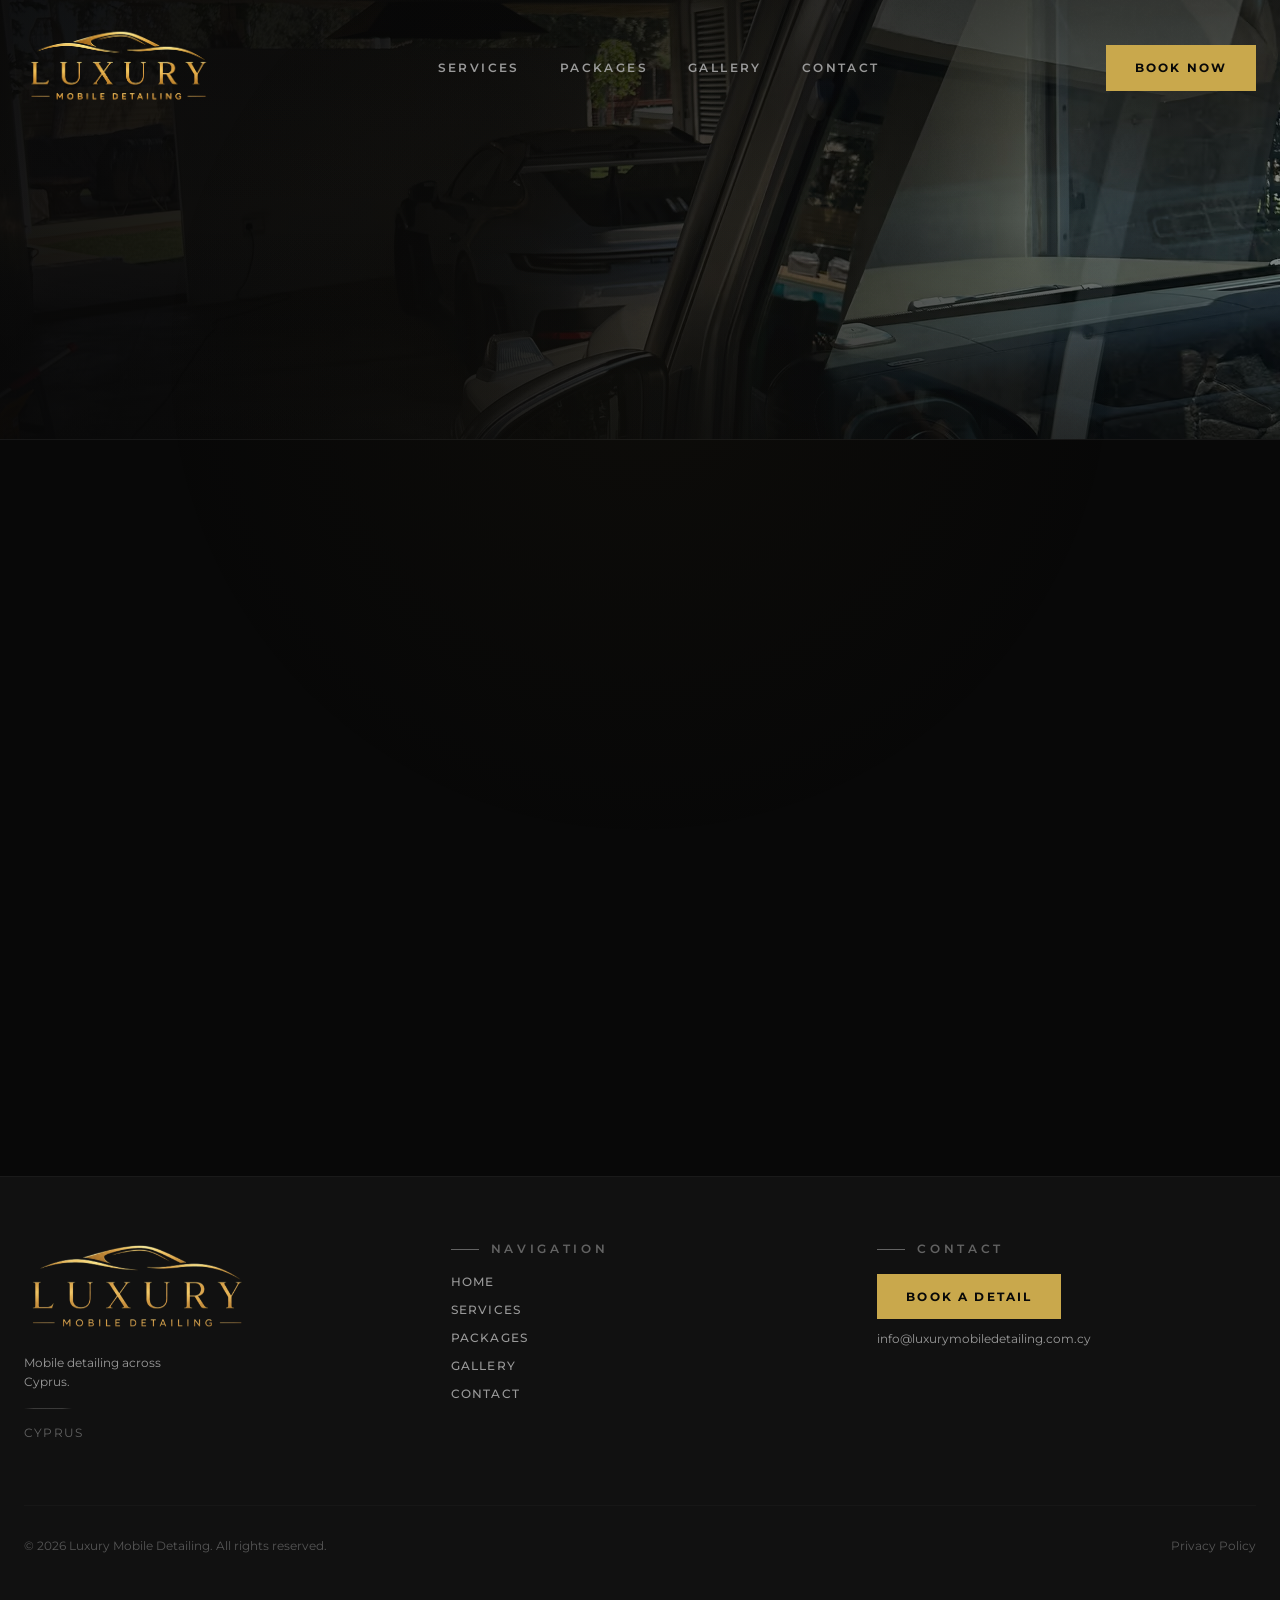
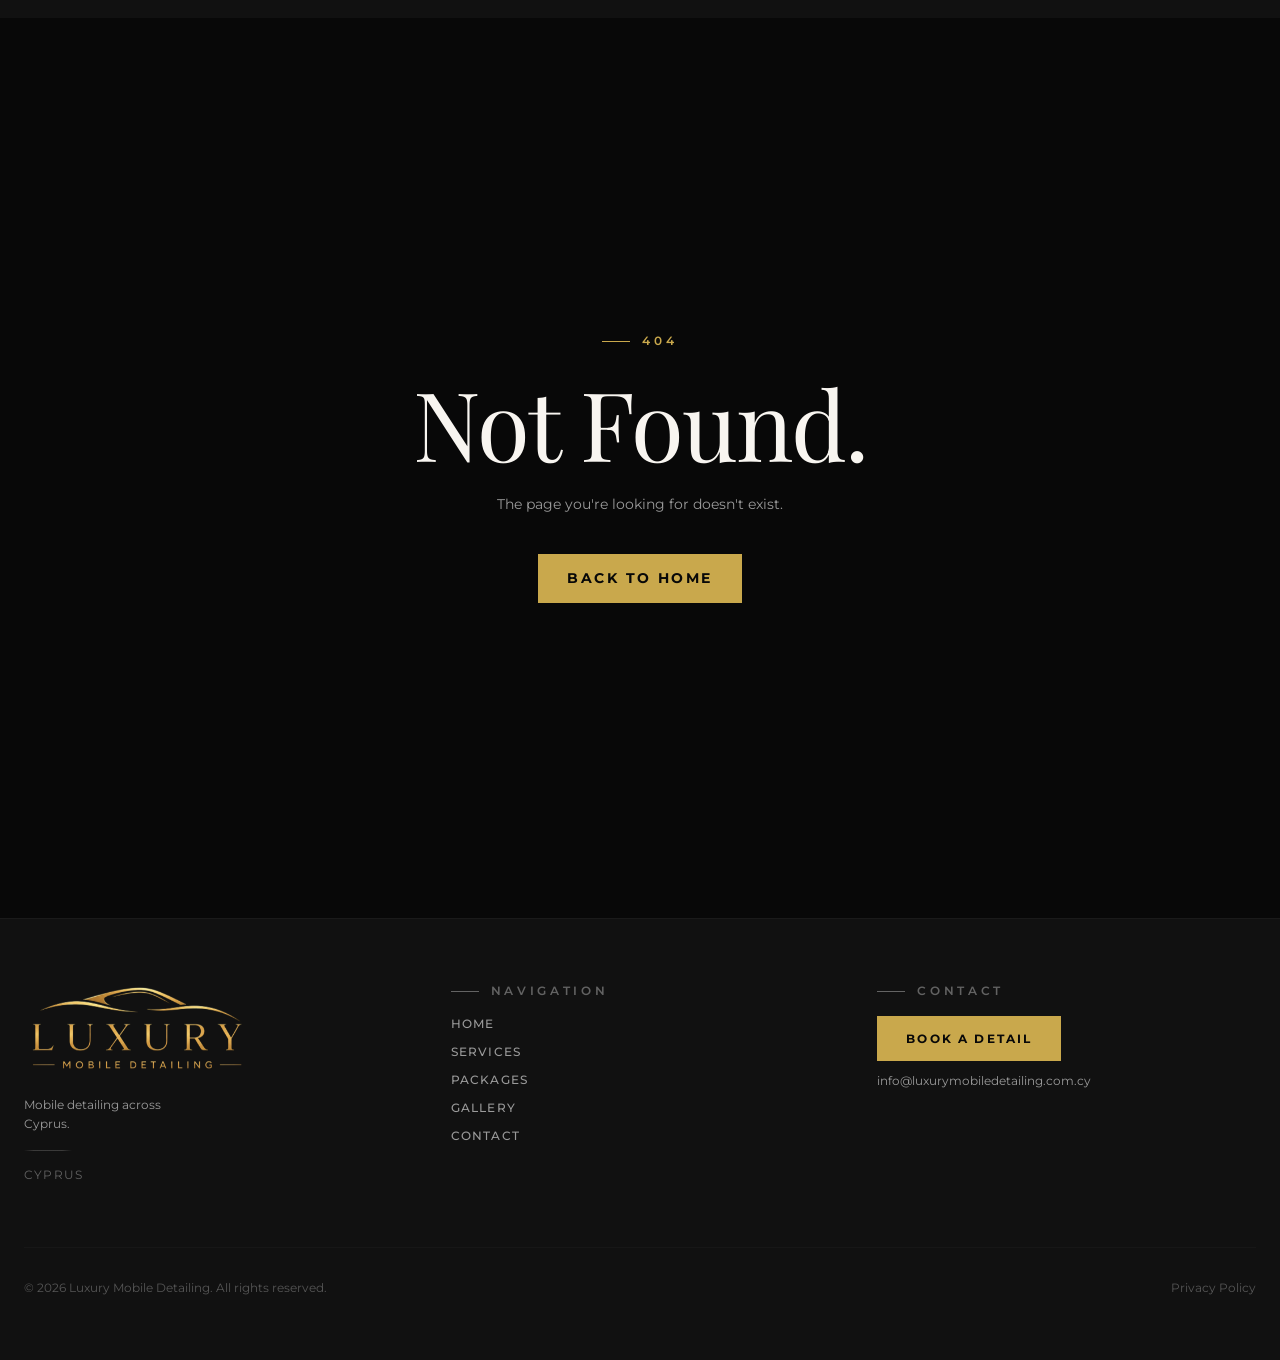
<file: contact/index.html>
<!DOCTYPE html><html lang="en"><head><title data-rh="true">Contact Us | Luxury Mobile Detailing Cyprus</title><meta data-rh="true" name="twitter:url" content="https://luxurymobiledetailing.com.cy/"><meta data-rh="true" name="twitter:title" content="Luxury Mobile Detailing | Mobile Car Detailing in Cyprus"><meta data-rh="true" name="twitter:description" content="Mobile car detailing in Cyprus. We come to your location."><meta data-rh="true" name="description" content="Get in touch with Luxury Mobile Detailing. Questions, quotes, or booking — contact us and we'll respond within a few hours."><meta data-rh="true" name="robots" content="index, follow, max-image-preview:large, max-snippet:-1"><meta data-rh="true" property="og:url" content="https://luxurymobiledetailing.com.cy/contact"><meta data-rh="true" property="og:title" content="Contact Us | Luxury Mobile Detailing Cyprus"><meta data-rh="true" property="og:description" content="Get in touch with Luxury Mobile Detailing in Cyprus."><link data-rh="true" rel="canonical" href="https://luxurymobiledetailing.com.cy/contact"><script data-rh="true" type="application/ld+json">{"@context":"https://schema.org","@type":["LocalBusiness","AutoWash"],"@id":"https://luxurymobiledetailing.com.cy/#business","name":"Luxury Mobile Detailing","description":"Professional mobile car detailing service delivering showroom-quality results at your home or office. Paint correction, ceramic coating, interior detailing, and more.","url":"https://luxurymobiledetailing.com.cy","image":["https://luxurymobiledetailing.com.cy/Logo.png","https://luxurymobiledetailing.com.cy/og-image.jpg"],"priceRange":"€€€","sameAs":[]}</script><script data-rh="true" type="application/ld+json">{"@context":"https://schema.org","@type":"Organization","name":"Luxury Mobile Detailing","url":"https://luxurymobiledetailing.com.cy","logo":"https://luxurymobiledetailing.com.cy/Logo.png","sameAs":[],"contactPoint":{"@type":"ContactPoint","contactType":"customer service","availableLanguage":["English"]}}</script><script data-rh="true" type="application/ld+json">{"@context":"https://schema.org","@type":"WebSite","name":"Luxury Mobile Detailing","url":"https://luxurymobiledetailing.com.cy","publisher":{"@id":"https://luxurymobiledetailing.com.cy/#business"}}</script><script data-rh="true" type="application/ld+json">{"@context":"https://schema.org","@type":"ItemList","itemListElement":[{"@type":"SiteNavigationElement","position":1,"name":"Packages","description":"Basic In & Out Wash, Interior Deep Clean, Detailed Exterior Wash, Premium and Platinum Full Detailing","url":"https://luxurymobiledetailing.com.cy/packages"},{"@type":"SiteNavigationElement","position":2,"name":"Services","description":"Paint correction, ceramic coating, headlight restoration and maintenance membership","url":"https://luxurymobiledetailing.com.cy/services"},{"@type":"SiteNavigationElement","position":3,"name":"Gallery","description":"Before and after photos of our detailing work","url":"https://luxurymobiledetailing.com.cy/gallery"},{"@type":"SiteNavigationElement","position":4,"name":"Contact","description":"Book your mobile detailing appointment in Cyprus","url":"https://luxurymobiledetailing.com.cy/contact"}]}</script><script data-rh="true" type="application/ld+json">{"@context":"https://schema.org","@type":"ContactPage","name":"Contact Us","url":"https://luxurymobiledetailing.com.cy/contact","mainEntity":{"@id":"https://luxurymobiledetailing.com.cy/#business"}}</script><script data-rh="true" type="application/ld+json">{"@context":"https://schema.org","@type":"BreadcrumbList","itemListElement":[{"@type":"ListItem","position":1,"name":"Home","item":"https://luxurymobiledetailing.com.cy/"},{"@type":"ListItem","position":2,"name":"Contact","item":"https://luxurymobiledetailing.com.cy/contact"}]}</script>
    <meta charset="UTF-8">
    <meta name="viewport" content="width=device-width, initial-scale=1.0, viewport-fit=cover">

    <!-- Favicons / icons -->
    <link rel="icon" type="image/svg+xml" href="/favicon.svg">
    <link rel="icon" type="image/png" sizes="32x32" href="/favicon-32.png">
    <link rel="icon" type="image/png" sizes="16x16" href="/favicon-16.png">
    <link rel="apple-touch-icon" sizes="180x180" href="/apple-touch-icon.png">
    <link rel="manifest" href="/site.webmanifest">

    <!-- Site-wide, immutable meta. Per-page <title>, description,
         canonical, robots, OG url/title/description and Twitter
         url/title/description are owned by React (DefaultMeta +
         per-page <Head>) so each pre-rendered route gets the right
         values. -->
    <meta name="author" content="Luxury Mobile Detailing">
    <meta name="language" content="English">

    <!-- Open Graph / Facebook — site-wide tags only.
         og:image / twitter:image URLs must match SITE_ORIGIN in src/shared/siteOrigin.ts -->
    <meta property="og:type" content="website">
    <meta property="og:image" content="https://luxurymobiledetailing.com.cy/og-image.jpg">
    <meta property="og:image:type" content="image/jpeg">
    <meta property="og:image:width" content="1200">
    <meta property="og:image:height" content="630">
    <meta property="og:image:alt" content="Luxury Mobile Detailing — mobile car detailing in Cyprus">
    <meta property="og:locale" content="en_US">
    <meta property="og:site_name" content="Luxury Mobile Detailing">

    <!-- Twitter Card — site-wide tags only. Twitter falls back to og:image
         if twitter:image is omitted, but explicit is clearer. -->
    <meta name="twitter:card" content="summary_large_image">
    <meta name="twitter:image" content="https://luxurymobiledetailing.com.cy/og-image.jpg">
    <meta name="twitter:image:alt" content="Luxury Mobile Detailing — mobile car detailing in Cyprus">

    <!-- PWA / mobile theme -->
    <meta name="theme-color" content="#080808">
    <meta name="color-scheme" content="dark">
    <meta name="apple-mobile-web-app-capable" content="yes">
    <meta name="mobile-web-app-capable" content="yes">
    <meta name="apple-mobile-web-app-status-bar-style" content="black-translucent">
    <meta name="apple-mobile-web-app-title" content="Luxury Detailing">
    <meta name="format-detection" content="telephone=yes">

    <!-- Critical inline CSS: prevents white flash before bundle loads and reserves layout -->
    <style>
      html,
      body {
        margin: 0;
        padding: 0;
        background-color: #080808;
        color: #F8F5F0;
        min-height: 100%;
        font-family: "Montserrat", system-ui, -apple-system, "Segoe UI", Roboto, sans-serif;
      }
      #root {
        min-height: 100vh;
      }
    </style>
    <script type="module" crossorigin="" src="/assets/app-ce6dd700.js"></script>
    <link rel="modulepreload" crossorigin="" href="/assets/vendor-b4936f23.js">
    <link rel="modulepreload" crossorigin="" href="/assets/react-e6a6115f.js">
    <link rel="modulepreload" crossorigin="" href="/assets/ui-916e68e1.js">
    <link rel="modulepreload" crossorigin="" href="/assets/framer-motion-b2f2394d.js">
    <link rel="stylesheet" href="/assets/index-04cbfae9.css">
  <link rel="preload" as="image" href="/assets/Logo-a2fcae50.png"><link rel="preload" as="font" type="font/woff2" href="/assets/playfair-display-latin-400-normal-1fe9ad5d.woff2" crossorigin=""><link rel="preload" as="font" type="font/woff2" href="/assets/playfair-display-latin-400-normal-3afd64d1.woff" crossorigin=""><link rel="preload" as="font" type="font/woff2" href="/assets/playfair-display-latin-400-italic-eabce94d.woff2" crossorigin=""><link rel="preload" as="font" type="font/woff2" href="/assets/playfair-display-latin-400-italic-cc638df9.woff" crossorigin=""><link rel="preload" as="font" type="font/woff2" href="/assets/playfair-display-latin-700-normal-28453852.woff2" crossorigin=""><link rel="preload" as="font" type="font/woff2" href="/assets/playfair-display-latin-700-normal-648a046d.woff" crossorigin=""><link rel="preload" as="font" type="font/woff2" href="/assets/playfair-display-latin-700-italic-de2f4041.woff2" crossorigin=""><link rel="preload" as="font" type="font/woff2" href="/assets/playfair-display-latin-700-italic-ac47baa5.woff" crossorigin=""><link rel="preload" as="font" type="font/woff2" href="/assets/montserrat-latin-400-normal-e66bcd27.woff2" crossorigin=""><link rel="preload" as="font" type="font/woff2" href="/assets/montserrat-latin-400-normal-6a7d6a30.woff" crossorigin=""><link rel="preload" as="font" type="font/woff2" href="/assets/montserrat-latin-500-normal-2b53300f.woff2" crossorigin=""><link rel="preload" as="font" type="font/woff2" href="/assets/montserrat-latin-500-normal-7ad98b2c.woff" crossorigin=""><link rel="preload" as="font" type="font/woff2" href="/assets/montserrat-latin-600-normal-d857325c.woff2" crossorigin=""><link rel="preload" as="font" type="font/woff2" href="/assets/montserrat-latin-600-normal-97ec5882.woff" crossorigin=""><link rel="preload" as="font" type="font/woff2" href="/assets/montserrat-latin-700-normal-f9d9e65b.woff2" crossorigin=""><link rel="preload" as="font" type="font/woff2" href="/assets/montserrat-latin-700-normal-ff51c769.woff" crossorigin=""><link rel="preload" as="font" type="font/woff2" href="/assets/montserrat-latin-800-normal-ba826fb8.woff2" crossorigin=""><link rel="preload" as="font" type="font/woff2" href="/assets/montserrat-latin-800-normal-26f9e611.woff" crossorigin=""><link rel="modulepreload" crossorigin="" href="/assets/ContactPage-21c3f086.js"></head>
  <body>
    <div id="root" data-server-rendered="true"><a href="#main" class="skip-link">Skip to content</a><div class="app"><header class="fixed top-0 z-50 w-full transition-all duration-500 bg-transparent"><div class="mx-auto flex max-w-7xl items-center justify-between px-6 transition-all duration-500 py-7"><a aria-label="Luxury Mobile Detailing — home" class="group transition-all duration-500" href="/"><img src="/assets/Logo-a2fcae50.png" alt="Luxury Mobile Detailing" class="hidden object-contain transition-all duration-500 group-hover:opacity-80 sm:block h-20"><img src="/assets/Logo-a2fcae50.png" alt="Luxury Mobile Detailing" class="block object-contain transition-all duration-500 group-hover:opacity-80 sm:hidden h-10"></a><button class="relative z-50 flex h-10 w-10 items-center justify-center text-cream focus-visible:outline-none" aria-label="Open menu" aria-expanded="false"><svg xmlns="http://www.w3.org/2000/svg" fill="none" viewBox="0 0 24 24" stroke-width="1.5" stroke="currentColor" aria-hidden="true" data-slot="icon" class="h-6 w-6"><path stroke-linecap="round" stroke-linejoin="round" d="M3.75 6.75h16.5M3.75 12h16.5m-16.5 5.25h16.5"></path></svg></button></div></header><main id="main"><section class="bg-ink"><div class="relative overflow-hidden border-b border-steel/20 bg-charcoal"><div class="absolute inset-0 min-h-[280px] sm:min-h-0"><picture class="block h-full w-full"><source type="image/avif" srcset="/images/g-wagen-garage-400.avif 400w, /images/g-wagen-garage-800.avif 800w, /images/g-wagen-garage-1280.avif 1280w, /images/g-wagen-garage-1920.avif 1920w" sizes="100vw"><source type="image/webp" srcset="/images/g-wagen-garage-400.webp 400w, /images/g-wagen-garage-800.webp 800w, /images/g-wagen-garage-1280.webp 1280w, /images/g-wagen-garage-1920.webp 1920w" sizes="100vw"><img src="/images/g-wagen-garage-1920.jpg" srcset="/images/g-wagen-garage-400.jpg 400w, /images/g-wagen-garage-800.jpg 800w, /images/g-wagen-garage-1280.jpg 1280w, /images/g-wagen-garage-1920.jpg 1920w" sizes="100vw" alt="Mercedes-AMG G-Class with a Porsche 911 in the background — mobile detail in progress" loading="eager" decoding="async" fetchpriority="high" class="h-full w-full object-cover object-[38%_center] md:object-[40%_center]"></picture></div><div aria-hidden="true" class="absolute inset-0" style="background:linear-gradient(90deg, rgba(8,8,8,0.94) 0%, rgba(8,8,8,0.86) 38%, rgba(8,8,8,0.58) 72%, rgba(8,8,8,0.42) 100%)"></div><div aria-hidden="true" class="absolute inset-0 md:hidden" style="background:linear-gradient(180deg, rgba(8,8,8,0.5) 0%, rgba(8,8,8,0.2) 50%, rgba(8,8,8,0.65) 100%)"></div><div aria-hidden="true" class="absolute inset-0 hidden md:block" style="background:linear-gradient(180deg, rgba(8,8,8,0.4) 0%, rgba(8,8,8,0) 50%, rgba(8,8,8,0.6) 100%)"></div><div aria-hidden="true" class="grain absolute inset-0"></div><div class="relative mx-auto max-w-7xl px-6 pb-14 pt-28 xs:pb-16 xs:pt-32 sm:pb-20 sm:pt-36 md:pt-40"><p class="eyebrow mb-5 text-gold-500 sm:mb-6" style="opacity:0;transform:translateY(16px) translateZ(0)">Get in Touch</p><h1 class="display max-w-2xl text-shadow-deep text-[clamp(2.4rem,8vw,5rem)] text-cream" style="opacity:0;transform:translateY(20px) translateZ(0)">Contact<!-- --> <em class="text-gold-500">Us.</em></h1><div class="mt-5 max-w-xl font-sans text-sm leading-relaxed text-cream/85 sm:mt-6" style="opacity:0;transform:translateY(16px) translateZ(0)">Booking a detail, requesting a quote, or just asking a question — reach us directly on WhatsApp.</div></div></div><div class="mx-auto max-w-7xl px-6 py-24"><div class="grid grid-cols-1 gap-20 md:grid-cols-2"><div class="flex flex-col gap-10" style="opacity:0;transform:translateX(-24px) translateZ(0)"><div class="relative aspect-[16/10] w-full overflow-hidden bg-ash"><picture class="block h-full w-full" style="background-image:url([data-uri]);background-size:cover;background-position:center"><source type="image/avif" srcset="/images/supra-rear-400.avif 400w, /images/supra-rear-800.avif 800w, /images/supra-rear-1280.avif 1280w, /images/supra-rear-1920.avif 1920w" sizes="(min-width: 1060px) 45vw, 100vw"><source type="image/webp" srcset="/images/supra-rear-400.webp 400w, /images/supra-rear-800.webp 800w, /images/supra-rear-1280.webp 1280w, /images/supra-rear-1920.webp 1920w" sizes="(min-width: 1060px) 45vw, 100vw"><img src="/images/supra-rear-1920.jpg" srcset="/images/supra-rear-400.jpg 400w, /images/supra-rear-800.jpg 800w, /images/supra-rear-1280.jpg 1280w, /images/supra-rear-1920.jpg 1920w" sizes="(min-width: 1060px) 45vw, 100vw" alt="Toyota GR Supra rear with carbon diffuser, detailed and protected" loading="lazy" decoding="async" class="h-full w-full object-cover"></picture><div aria-hidden="true" class="pointer-events-none absolute inset-0" style="background:linear-gradient(180deg, rgba(8,8,8,0) 50%, rgba(8,8,8,0.7) 100%)"></div><div class="absolute bottom-4 left-4 flex items-center gap-2"><span class="h-px w-4 bg-gold-500"></span><p class="font-sans text-[0.55rem] font-semibold tracking-[0.3em] text-gold-500 uppercase">Mobile · Cyprus-wide</p></div></div><div class="flex flex-col gap-4"><p class="eyebrow text-stone/60">Ready to book?</p><p class="font-sans text-sm leading-relaxed text-stone">Choose a date and time that works for you. The booking syncs directly with our calendar.</p><a class="btn-primary w-fit" href="https://tidycal.com/luxurymobiledetailingcy" target="_blank" rel="noopener noreferrer">Book Now</a></div></div><div class="flex flex-col justify-center gap-10" style="opacity:0;transform:translateX(24px) translateZ(0)"><div class="flex flex-col gap-6"><div class="flex flex-col gap-2"><p class="eyebrow text-stone/60">Send us a message</p><h2 class="display text-3xl text-cream sm:text-4xl">Chat with us on<br><span class="text-gold-500">WhatsApp.</span></h2></div><p class="font-sans text-sm leading-relaxed text-stone max-w-sm">Questions, quotes, or anything else — message us directly and we'll get back to you as soon as possible.</p><div class="h-px w-12 bg-gold-500/40"></div><a href="https://wa.me/35797906215" target="_blank" rel="noopener noreferrer" class="group flex w-fit items-center gap-3 border border-gold-500/60 px-7 py-3.5 font-sans text-xs font-semibold tracking-[0.2em] text-gold-500 uppercase transition-all duration-300 hover:border-gold-500 hover:bg-gold-500 hover:text-ink"><svg viewBox="0 0 24 24" fill="currentColor" class="h-4 w-4 flex-shrink-0" aria-hidden="true"><path d="M17.472 14.382c-.297-.149-1.758-.867-2.03-.967-.273-.099-.471-.148-.67.15-.197.297-.767.966-.94 1.164-.173.199-.347.223-.644.075-.297-.15-1.255-.463-2.39-1.475-.883-.788-1.48-1.761-1.653-2.059-.173-.297-.018-.458.13-.606.134-.133.298-.347.446-.52.149-.174.198-.298.298-.497.099-.198.05-.371-.025-.52-.075-.149-.669-1.612-.916-2.207-.242-.579-.487-.5-.669-.51-.173-.008-.371-.01-.57-.01-.198 0-.52.074-.792.372-.272.297-1.04 1.016-1.04 2.479 0 1.462 1.065 2.875 1.213 3.074.149.198 2.096 3.2 5.077 4.487.709.306 1.262.489 1.694.625.712.227 1.36.195 1.871.118.571-.085 1.758-.719 2.006-1.413.248-.694.248-1.289.173-1.413-.074-.124-.272-.198-.57-.347m-5.421 7.403h-.004a9.87 9.87 0 01-5.031-1.378l-.361-.214-3.741.982.998-3.648-.235-.374a9.86 9.86 0 01-1.51-5.26c.001-5.45 4.436-9.884 9.888-9.884 2.64 0 5.122 1.03 6.988 2.898a9.825 9.825 0 012.893 6.994c-.003 5.45-4.437 9.884-9.885 9.884m8.413-18.297A11.815 11.815 0 0012.05 0C5.495 0 .16 5.335.157 11.892c0 2.096.547 4.142 1.588 5.945L.057 24l6.305-1.654a11.882 11.882 0 005.683 1.448h.005c6.554 0 11.89-5.335 11.893-11.893a11.821 11.821 0 00-3.48-8.413z"></path></svg>Message on WhatsApp</a><p class="font-sans text-xs text-stone/40 tracking-wide">+<!-- -->35797906215</p></div></div></div></div></section></main><footer class="border-t border-steel/30 bg-charcoal"><div class="mx-auto max-w-7xl px-6 py-16"><div class="grid grid-cols-1 gap-12 sm:grid-cols-3"><div class="flex flex-col gap-4"><a aria-label="Luxury Mobile Detailing — home" href="/"><img src="/assets/Logo-a2fcae50.png" alt="Luxury Mobile Detailing" class="h-24 w-auto object-contain mix-blend-screen transition-opacity hover:opacity-80"></a><p class="font-sans text-xs leading-relaxed text-stone max-w-[18ch]">Mobile detailing across Cyprus.</p><div class="hairline w-12"></div><p class="font-sans text-xs tracking-widest text-stone/60 uppercase">Cyprus</p></div><div class="flex flex-col gap-4"><p class="eyebrow text-stone/60">Navigation</p><nav class="flex flex-col gap-3" aria-label="Footer navigation"><a class="w-fit font-sans text-xs font-medium tracking-widest text-stone uppercase transition-colors hover:text-gold-500" href="/">Home</a><a class="w-fit font-sans text-xs font-medium tracking-widest text-stone uppercase transition-colors hover:text-gold-500" href="/services">Services</a><a class="w-fit font-sans text-xs font-medium tracking-widest text-stone uppercase transition-colors hover:text-gold-500" href="/packages">Packages</a><a class="w-fit font-sans text-xs font-medium tracking-widest text-stone uppercase transition-colors hover:text-gold-500" href="/gallery">Gallery</a><a class="w-fit font-sans text-xs font-medium tracking-widest text-stone uppercase transition-colors hover:text-gold-500" href="/contact">Contact</a></nav></div><div class="flex flex-col gap-4"><p class="eyebrow text-stone/60">Contact</p><div class="flex flex-col gap-3"><a class="btn-primary w-fit text-xs" href="https://tidycal.com/luxurymobiledetailingcy" target="_blank" rel="noopener noreferrer">Book a Detail</a><a href="mailto:info@luxurymobiledetailing.com.cy" class="font-sans text-xs text-stone transition-colors hover:text-gold-500">info@<!-- -->luxurymobiledetailing.com.cy</a></div></div></div><div class="mt-16 flex flex-col items-center gap-3 border-t border-steel/20 pt-8 sm:flex-row sm:justify-between"><p class="font-sans text-xs text-stone/50">© <!-- -->2026<!-- --> Luxury Mobile Detailing. All rights reserved.</p><a class="font-sans text-xs text-stone/50 transition-colors hover:text-stone" href="/privacy">Privacy Policy</a></div></div></footer></div><script>window.__staticRouterHydrationData = JSON.parse("{\"loaderData\":{\"0\":null,\"0-4\":null},\"actionData\":null,\"errors\":null}");</script></div>
<script>window.__VITE_REACT_SSG_HASH__ = 's46sahb0pd'</script>
    
  

</body></html>
</file>
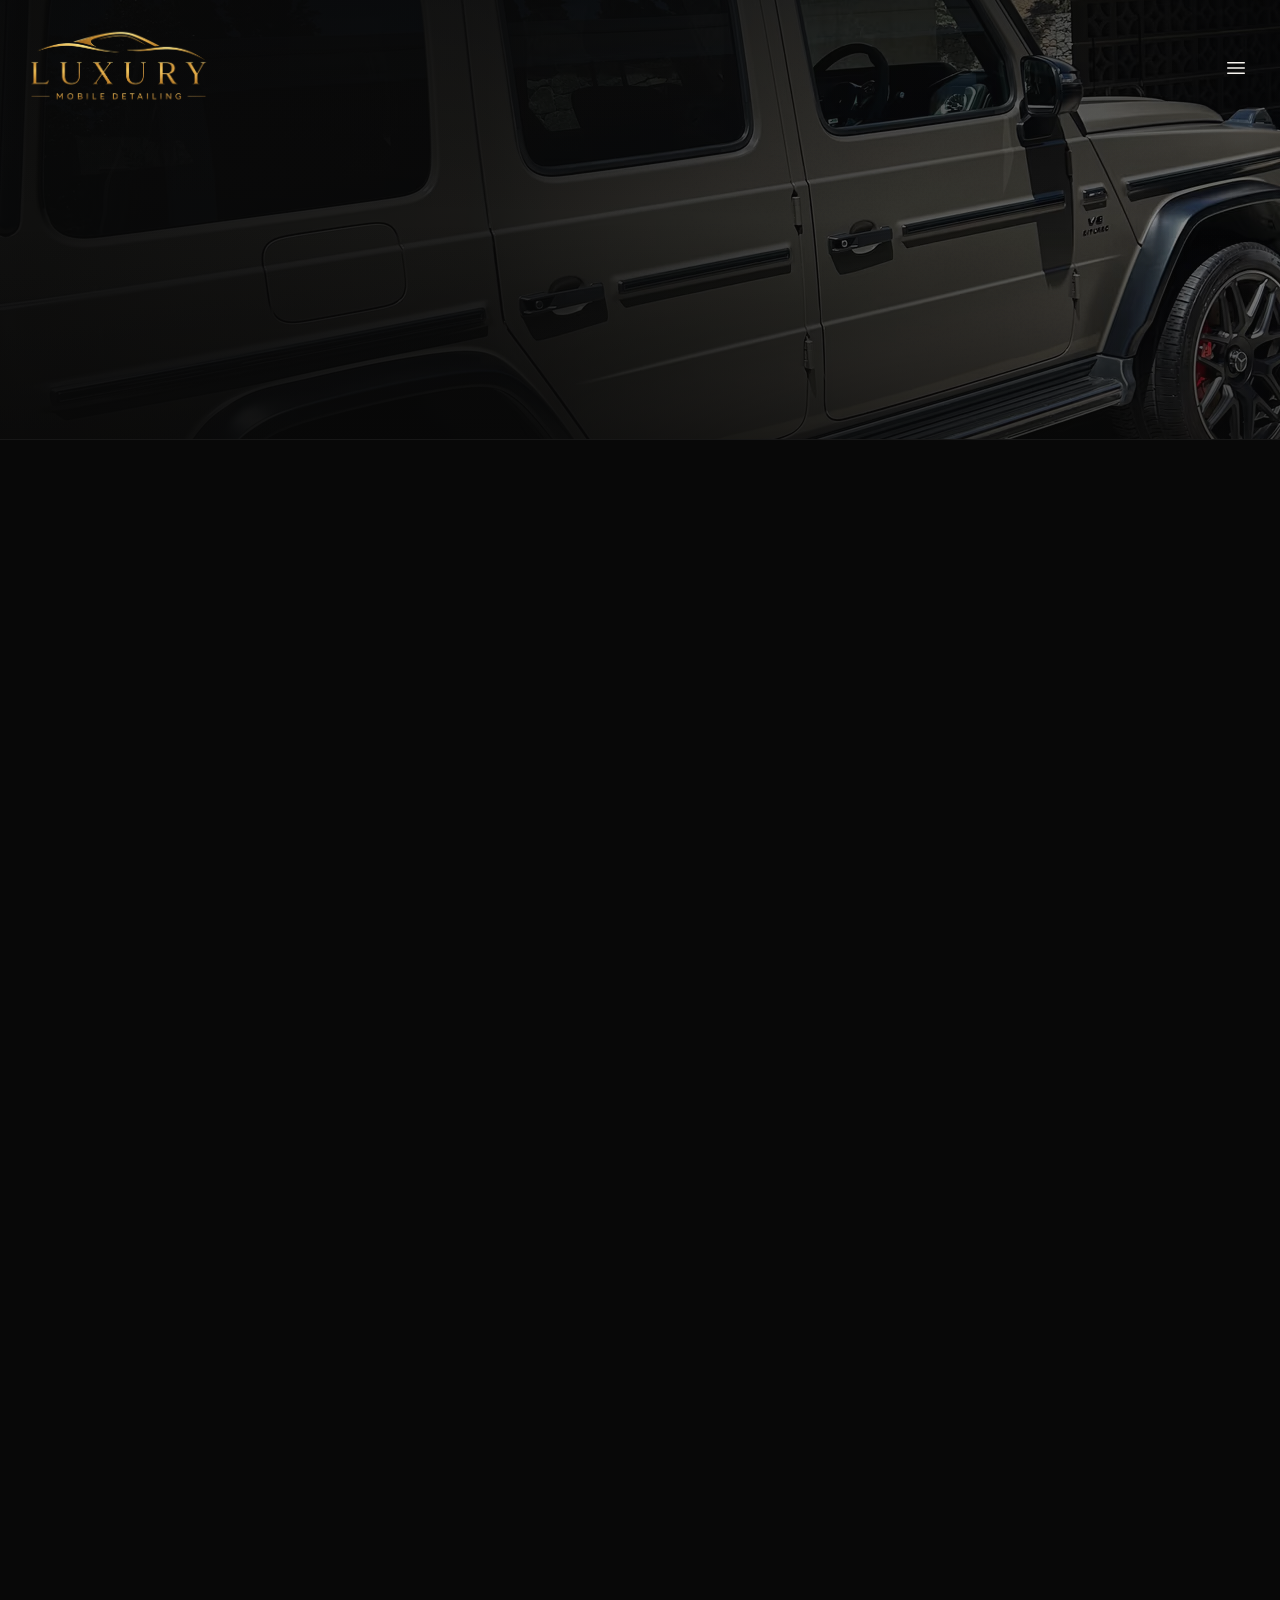
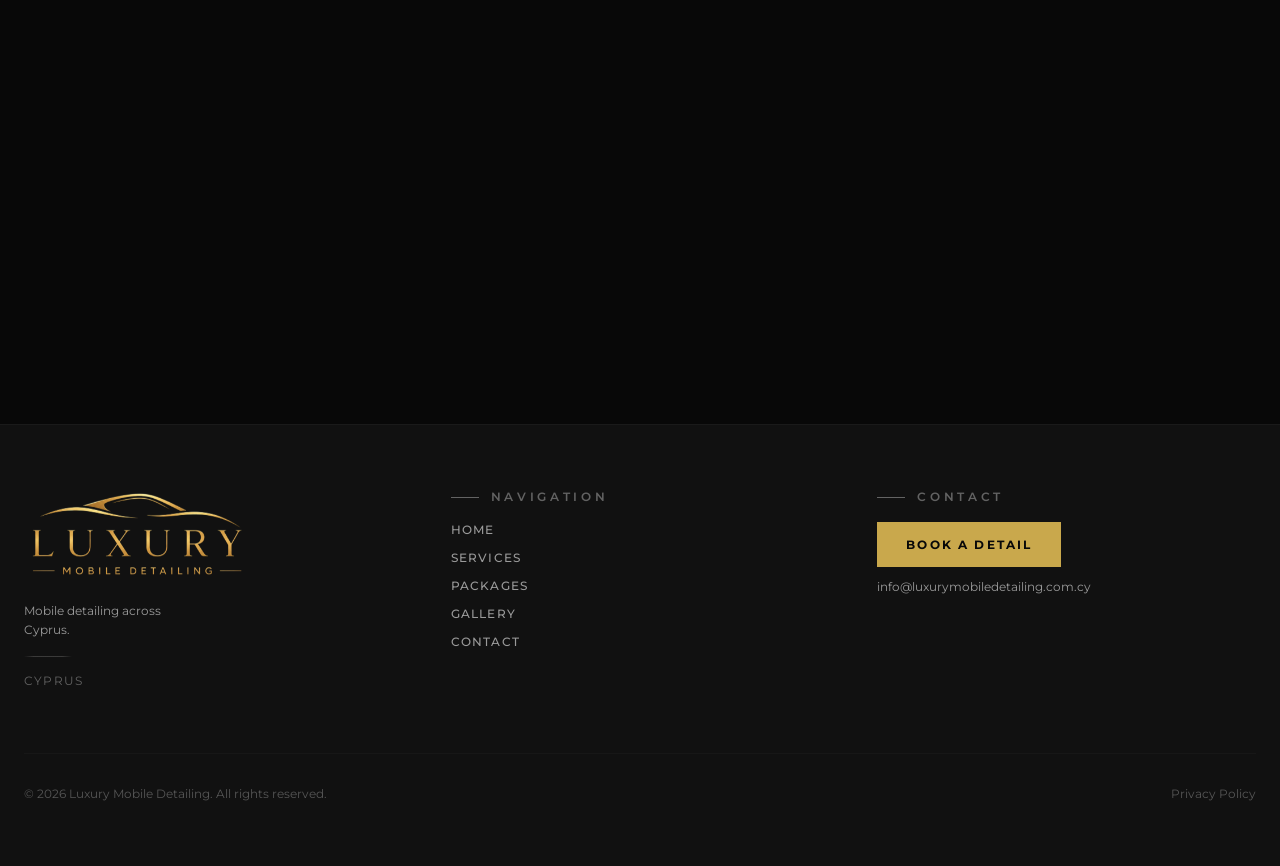
<file: gallery/index.html>
<!DOCTYPE html><html lang="en"><head><title data-rh="true">Gallery — Before &amp; After | Luxury Mobile Detailing Cyprus</title><meta data-rh="true" name="twitter:url" content="https://luxurymobiledetailing.com.cy/"><meta data-rh="true" name="twitter:title" content="Luxury Mobile Detailing | Mobile Car Detailing in Cyprus"><meta data-rh="true" name="twitter:description" content="Mobile car detailing in Cyprus. We come to your location."><meta data-rh="true" name="description" content="Before and after photos from our mobile detailing work across Cyprus."><meta data-rh="true" name="robots" content="index, follow, max-image-preview:large, max-snippet:-1"><meta data-rh="true" property="og:url" content="https://luxurymobiledetailing.com.cy/gallery"><meta data-rh="true" property="og:title" content="Gallery | Luxury Mobile Detailing Cyprus"><meta data-rh="true" property="og:description" content="Before and after photos from our detailing work."><link data-rh="true" rel="canonical" href="https://luxurymobiledetailing.com.cy/gallery"><script data-rh="true" type="application/ld+json">{"@context":"https://schema.org","@type":["LocalBusiness","AutoWash"],"@id":"https://luxurymobiledetailing.com.cy/#business","name":"Luxury Mobile Detailing","description":"Professional mobile car detailing service delivering showroom-quality results at your home or office. Paint correction, ceramic coating, interior detailing, and more.","url":"https://luxurymobiledetailing.com.cy","image":["https://luxurymobiledetailing.com.cy/Logo.png","https://luxurymobiledetailing.com.cy/og-image.jpg"],"priceRange":"€€€","sameAs":[]}</script><script data-rh="true" type="application/ld+json">{"@context":"https://schema.org","@type":"Organization","name":"Luxury Mobile Detailing","url":"https://luxurymobiledetailing.com.cy","logo":"https://luxurymobiledetailing.com.cy/Logo.png","sameAs":[],"contactPoint":{"@type":"ContactPoint","contactType":"customer service","availableLanguage":["English"]}}</script><script data-rh="true" type="application/ld+json">{"@context":"https://schema.org","@type":"WebSite","name":"Luxury Mobile Detailing","url":"https://luxurymobiledetailing.com.cy","publisher":{"@id":"https://luxurymobiledetailing.com.cy/#business"}}</script><script data-rh="true" type="application/ld+json">{"@context":"https://schema.org","@type":"ItemList","itemListElement":[{"@type":"SiteNavigationElement","position":1,"name":"Packages","description":"Basic In & Out Wash, Interior Deep Clean, Detailed Exterior Wash, Premium and Platinum Full Detailing","url":"https://luxurymobiledetailing.com.cy/packages"},{"@type":"SiteNavigationElement","position":2,"name":"Services","description":"Paint correction, ceramic coating, headlight restoration and maintenance membership","url":"https://luxurymobiledetailing.com.cy/services"},{"@type":"SiteNavigationElement","position":3,"name":"Gallery","description":"Before and after photos of our detailing work","url":"https://luxurymobiledetailing.com.cy/gallery"},{"@type":"SiteNavigationElement","position":4,"name":"Contact","description":"Book your mobile detailing appointment in Cyprus","url":"https://luxurymobiledetailing.com.cy/contact"}]}</script><script data-rh="true" type="application/ld+json">{"@context":"https://schema.org","@type":"BreadcrumbList","itemListElement":[{"@type":"ListItem","position":1,"name":"Home","item":"https://luxurymobiledetailing.com.cy/"},{"@type":"ListItem","position":2,"name":"Gallery","item":"https://luxurymobiledetailing.com.cy/gallery"}]}</script>
    <meta charset="UTF-8">
    <meta name="viewport" content="width=device-width, initial-scale=1.0, viewport-fit=cover">

    <!-- Favicons / icons -->
    <link rel="icon" type="image/svg+xml" href="/favicon.svg">
    <link rel="icon" type="image/png" sizes="32x32" href="/favicon-32.png">
    <link rel="icon" type="image/png" sizes="16x16" href="/favicon-16.png">
    <link rel="apple-touch-icon" sizes="180x180" href="/apple-touch-icon.png">
    <link rel="manifest" href="/site.webmanifest">

    <!-- Site-wide, immutable meta. Per-page <title>, description,
         canonical, robots, OG url/title/description and Twitter
         url/title/description are owned by React (DefaultMeta +
         per-page <Head>) so each pre-rendered route gets the right
         values. -->
    <meta name="author" content="Luxury Mobile Detailing">
    <meta name="language" content="English">

    <!-- Open Graph / Facebook — site-wide tags only.
         og:image / twitter:image URLs must match SITE_ORIGIN in src/shared/siteOrigin.ts -->
    <meta property="og:type" content="website">
    <meta property="og:image" content="https://luxurymobiledetailing.com.cy/og-image.jpg">
    <meta property="og:image:type" content="image/jpeg">
    <meta property="og:image:width" content="1200">
    <meta property="og:image:height" content="630">
    <meta property="og:image:alt" content="Luxury Mobile Detailing — mobile car detailing in Cyprus">
    <meta property="og:locale" content="en_US">
    <meta property="og:site_name" content="Luxury Mobile Detailing">

    <!-- Twitter Card — site-wide tags only. Twitter falls back to og:image
         if twitter:image is omitted, but explicit is clearer. -->
    <meta name="twitter:card" content="summary_large_image">
    <meta name="twitter:image" content="https://luxurymobiledetailing.com.cy/og-image.jpg">
    <meta name="twitter:image:alt" content="Luxury Mobile Detailing — mobile car detailing in Cyprus">

    <!-- PWA / mobile theme -->
    <meta name="theme-color" content="#080808">
    <meta name="color-scheme" content="dark">
    <meta name="apple-mobile-web-app-capable" content="yes">
    <meta name="mobile-web-app-capable" content="yes">
    <meta name="apple-mobile-web-app-status-bar-style" content="black-translucent">
    <meta name="apple-mobile-web-app-title" content="Luxury Detailing">
    <meta name="format-detection" content="telephone=yes">

    <!-- Critical inline CSS: prevents white flash before bundle loads and reserves layout -->
    <style>
      html,
      body {
        margin: 0;
        padding: 0;
        background-color: #080808;
        color: #F8F5F0;
        min-height: 100%;
        font-family: "Montserrat", system-ui, -apple-system, "Segoe UI", Roboto, sans-serif;
      }
      #root {
        min-height: 100vh;
      }
    </style>
    <script type="module" crossorigin="" src="/assets/app-ce6dd700.js"></script>
    <link rel="modulepreload" crossorigin="" href="/assets/vendor-b4936f23.js">
    <link rel="modulepreload" crossorigin="" href="/assets/react-e6a6115f.js">
    <link rel="modulepreload" crossorigin="" href="/assets/ui-916e68e1.js">
    <link rel="modulepreload" crossorigin="" href="/assets/framer-motion-b2f2394d.js">
    <link rel="stylesheet" href="/assets/index-04cbfae9.css">
  <link rel="preload" as="image" href="/assets/Logo-a2fcae50.png"><link rel="preload" as="font" type="font/woff2" href="/assets/playfair-display-latin-400-normal-1fe9ad5d.woff2" crossorigin=""><link rel="preload" as="font" type="font/woff2" href="/assets/playfair-display-latin-400-normal-3afd64d1.woff" crossorigin=""><link rel="preload" as="font" type="font/woff2" href="/assets/playfair-display-latin-400-italic-eabce94d.woff2" crossorigin=""><link rel="preload" as="font" type="font/woff2" href="/assets/playfair-display-latin-400-italic-cc638df9.woff" crossorigin=""><link rel="preload" as="font" type="font/woff2" href="/assets/playfair-display-latin-700-normal-28453852.woff2" crossorigin=""><link rel="preload" as="font" type="font/woff2" href="/assets/playfair-display-latin-700-normal-648a046d.woff" crossorigin=""><link rel="preload" as="font" type="font/woff2" href="/assets/playfair-display-latin-700-italic-de2f4041.woff2" crossorigin=""><link rel="preload" as="font" type="font/woff2" href="/assets/playfair-display-latin-700-italic-ac47baa5.woff" crossorigin=""><link rel="preload" as="font" type="font/woff2" href="/assets/montserrat-latin-400-normal-e66bcd27.woff2" crossorigin=""><link rel="preload" as="font" type="font/woff2" href="/assets/montserrat-latin-400-normal-6a7d6a30.woff" crossorigin=""><link rel="preload" as="font" type="font/woff2" href="/assets/montserrat-latin-500-normal-2b53300f.woff2" crossorigin=""><link rel="preload" as="font" type="font/woff2" href="/assets/montserrat-latin-500-normal-7ad98b2c.woff" crossorigin=""><link rel="preload" as="font" type="font/woff2" href="/assets/montserrat-latin-600-normal-d857325c.woff2" crossorigin=""><link rel="preload" as="font" type="font/woff2" href="/assets/montserrat-latin-600-normal-97ec5882.woff" crossorigin=""><link rel="preload" as="font" type="font/woff2" href="/assets/montserrat-latin-700-normal-f9d9e65b.woff2" crossorigin=""><link rel="preload" as="font" type="font/woff2" href="/assets/montserrat-latin-700-normal-ff51c769.woff" crossorigin=""><link rel="preload" as="font" type="font/woff2" href="/assets/montserrat-latin-800-normal-ba826fb8.woff2" crossorigin=""><link rel="preload" as="font" type="font/woff2" href="/assets/montserrat-latin-800-normal-26f9e611.woff" crossorigin=""><link rel="modulepreload" crossorigin="" href="/assets/GalleryPage-502b23c2.js"></head>
  <body>
    <div id="root" data-server-rendered="true"><a href="#main" class="skip-link">Skip to content</a><div class="app"><header class="fixed top-0 z-50 w-full transition-all duration-500 bg-transparent"><div class="mx-auto flex max-w-7xl items-center justify-between px-6 transition-all duration-500 py-7"><a aria-label="Luxury Mobile Detailing — home" class="group transition-all duration-500" href="/"><img src="/assets/Logo-a2fcae50.png" alt="Luxury Mobile Detailing" class="hidden object-contain transition-all duration-500 group-hover:opacity-80 sm:block h-20"><img src="/assets/Logo-a2fcae50.png" alt="Luxury Mobile Detailing" class="block object-contain transition-all duration-500 group-hover:opacity-80 sm:hidden h-10"></a><button class="relative z-50 flex h-10 w-10 items-center justify-center text-cream focus-visible:outline-none" aria-label="Open menu" aria-expanded="false"><svg xmlns="http://www.w3.org/2000/svg" fill="none" viewBox="0 0 24 24" stroke-width="1.5" stroke="currentColor" aria-hidden="true" data-slot="icon" class="h-6 w-6"><path stroke-linecap="round" stroke-linejoin="round" d="M3.75 6.75h16.5M3.75 12h16.5m-16.5 5.25h16.5"></path></svg></button></div></header><main id="main"><section class="bg-ink"><div class="relative overflow-hidden border-b border-steel/20 bg-charcoal"><div class="absolute inset-0 min-h-[280px] sm:min-h-0"><picture class="block h-full w-full"><source type="image/avif" srcset="/images/g-wagen-side-400.avif 400w, /images/g-wagen-side-800.avif 800w, /images/g-wagen-side-1280.avif 1280w, /images/g-wagen-side-1920.avif 1920w" sizes="100vw"><source type="image/webp" srcset="/images/g-wagen-side-400.webp 400w, /images/g-wagen-side-800.webp 800w, /images/g-wagen-side-1280.webp 1280w, /images/g-wagen-side-1920.webp 1920w" sizes="100vw"><img src="/images/g-wagen-side-1920.jpg" srcset="/images/g-wagen-side-400.jpg 400w, /images/g-wagen-side-800.jpg 800w, /images/g-wagen-side-1280.jpg 1280w, /images/g-wagen-side-1920.jpg 1920w" sizes="100vw" alt="Mercedes-AMG G-Class profile parked at a hillside villa after a full detail" loading="eager" decoding="async" fetchpriority="high" class="h-full w-full object-cover object-[55%_center] sm:object-[50%_center]"></picture></div><div aria-hidden="true" class="absolute inset-0" style="background:linear-gradient(90deg, rgba(8,8,8,0.94) 0%, rgba(8,8,8,0.86) 38%, rgba(8,8,8,0.58) 72%, rgba(8,8,8,0.42) 100%)"></div><div aria-hidden="true" class="absolute inset-0 md:hidden" style="background:linear-gradient(180deg, rgba(8,8,8,0.5) 0%, rgba(8,8,8,0.2) 50%, rgba(8,8,8,0.65) 100%)"></div><div aria-hidden="true" class="absolute inset-0 hidden md:block" style="background:linear-gradient(180deg, rgba(8,8,8,0.4) 0%, rgba(8,8,8,0) 50%, rgba(8,8,8,0.6) 100%)"></div><div aria-hidden="true" class="grain absolute inset-0"></div><div class="relative mx-auto max-w-7xl px-6 pb-14 pt-28 xs:pb-16 xs:pt-32 sm:pb-20 sm:pt-36 md:pt-40"><p class="eyebrow mb-5 text-gold-500 sm:mb-6" style="opacity:0;transform:translateY(16px) translateZ(0)">Our Work</p><h1 class="display max-w-2xl text-shadow-deep text-[clamp(2.4rem,8vw,5rem)] text-cream" style="opacity:0;transform:translateY(20px) translateZ(0)">Our<!-- --> <em class="text-gold-500">Work.</em></h1><div class="mt-5 max-w-xl font-sans text-sm leading-relaxed text-cream/85 sm:mt-6" style="opacity:0;transform:translateY(16px) translateZ(0)">A selection of details performed at clients' homes and offices across Cyprus. Tap any frame for the full image.</div></div></div><div class="mx-auto max-w-7xl px-4 py-14 xs:px-6 sm:py-20"><div class="grid grid-cols-1 gap-2 xs:grid-cols-2 md:grid-cols-6 md:gap-2"><button type="button" class="group relative block w-full overflow-hidden bg-ash md:col-span-3 md:row-span-2 aspect-[4/5] xs:aspect-[3/4]" aria-label="Open Porsche 911 GT3 RS rear with active rear wing, freshly detailed under a bamboo carport in Cyprus in lightbox" style="opacity:0;transform:translateY(24px) translateZ(0)"><picture class="block h-full w-full" style="background-image:url([data-uri]);background-size:cover;background-position:center"><source type="image/avif" srcset="/images/porsche-gt3rs-rear-400.avif 400w, /images/porsche-gt3rs-rear-800.avif 800w, /images/porsche-gt3rs-rear-1280.avif 1280w, /images/porsche-gt3rs-rear-1920.avif 1920w, /images/porsche-gt3rs-rear-2400.avif 2400w" sizes="(min-width: 1060px) 33vw, 50vw"><source type="image/webp" srcset="/images/porsche-gt3rs-rear-400.webp 400w, /images/porsche-gt3rs-rear-800.webp 800w, /images/porsche-gt3rs-rear-1280.webp 1280w, /images/porsche-gt3rs-rear-1920.webp 1920w, /images/porsche-gt3rs-rear-2400.webp 2400w" sizes="(min-width: 1060px) 33vw, 50vw"><img src="/images/porsche-gt3rs-rear-2400.jpg" srcset="/images/porsche-gt3rs-rear-400.jpg 400w, /images/porsche-gt3rs-rear-800.jpg 800w, /images/porsche-gt3rs-rear-1280.jpg 1280w, /images/porsche-gt3rs-rear-1920.jpg 1920w, /images/porsche-gt3rs-rear-2400.jpg 2400w" sizes="(min-width: 1060px) 33vw, 50vw" alt="Porsche 911 GT3 RS rear with active rear wing, freshly detailed under a bamboo carport in Cyprus" loading="lazy" decoding="async" class="h-full w-full object-cover transition-transform duration-[1200ms] ease-out group-hover:scale-[1.05]"></picture><div aria-hidden="true" class="pointer-events-none absolute inset-0 opacity-0 transition-opacity duration-300 group-hover:opacity-100" style="background:linear-gradient(180deg, rgba(8,8,8,0) 50%, rgba(8,8,8,0.9) 100%)"></div><div class="absolute left-3 top-3 flex items-center gap-2 bg-ink/55 px-2.5 py-1 opacity-100 backdrop-blur-md transition-opacity duration-300 md:opacity-0 md:group-hover:opacity-100"><span class="h-px w-3 bg-gold-500"></span><span class="font-sans text-[0.55rem] font-semibold tracking-[0.28em] text-gold-500 uppercase">Exterior Detail</span></div><div class="absolute bottom-3 right-3 flex h-8 w-8 items-center justify-center border border-cream/40 text-cream/80 opacity-100 backdrop-blur-sm transition-all duration-300 md:opacity-0 md:group-hover:opacity-100"><svg width="12" height="12" viewBox="0 0 12 12" fill="none" aria-hidden="true"><path d="M1 4V1H4M11 8V11H8M8 1H11V4M4 11H1V8" stroke="currentColor" stroke-width="1.2" stroke-linecap="square"></path></svg></div></button><button type="button" class="group relative block w-full overflow-hidden bg-ash md:col-span-3 aspect-[4/3]" aria-label="Open Mercedes-AMG G63 in matte olive — rear view after mobile detailing in lightbox" style="opacity:0;transform:translateY(24px) translateZ(0)"><picture class="block h-full w-full" style="background-image:url([data-uri]);background-size:cover;background-position:center"><source type="image/avif" srcset="/images/g-wagen-rear-400.avif 400w, /images/g-wagen-rear-800.avif 800w, /images/g-wagen-rear-1280.avif 1280w, /images/g-wagen-rear-1920.avif 1920w" sizes="(min-width: 1060px) 33vw, 50vw"><source type="image/webp" srcset="/images/g-wagen-rear-400.webp 400w, /images/g-wagen-rear-800.webp 800w, /images/g-wagen-rear-1280.webp 1280w, /images/g-wagen-rear-1920.webp 1920w" sizes="(min-width: 1060px) 33vw, 50vw"><img src="/images/g-wagen-rear-1920.jpg" srcset="/images/g-wagen-rear-400.jpg 400w, /images/g-wagen-rear-800.jpg 800w, /images/g-wagen-rear-1280.jpg 1280w, /images/g-wagen-rear-1920.jpg 1920w" sizes="(min-width: 1060px) 33vw, 50vw" alt="Mercedes-AMG G63 in matte olive — rear view after mobile detailing" loading="lazy" decoding="async" class="h-full w-full object-cover transition-transform duration-[1200ms] ease-out group-hover:scale-[1.05]"></picture><div aria-hidden="true" class="pointer-events-none absolute inset-0 opacity-0 transition-opacity duration-300 group-hover:opacity-100" style="background:linear-gradient(180deg, rgba(8,8,8,0) 50%, rgba(8,8,8,0.9) 100%)"></div><div class="absolute left-3 top-3 flex items-center gap-2 bg-ink/55 px-2.5 py-1 opacity-100 backdrop-blur-md transition-opacity duration-300 md:opacity-0 md:group-hover:opacity-100"><span class="h-px w-3 bg-gold-500"></span><span class="font-sans text-[0.55rem] font-semibold tracking-[0.28em] text-gold-500 uppercase">Full Detail</span></div><div class="absolute bottom-3 right-3 flex h-8 w-8 items-center justify-center border border-cream/40 text-cream/80 opacity-100 backdrop-blur-sm transition-all duration-300 md:opacity-0 md:group-hover:opacity-100"><svg width="12" height="12" viewBox="0 0 12 12" fill="none" aria-hidden="true"><path d="M1 4V1H4M11 8V11H8M8 1H11V4M4 11H1V8" stroke="currentColor" stroke-width="1.2" stroke-linecap="square"></path></svg></div></button><button type="button" class="group relative block w-full overflow-hidden bg-ash md:col-span-3 aspect-[4/3]" aria-label="Open Toyota GR Supra front three-quarter after exterior detail in Cyprus in lightbox" style="opacity:0;transform:translateY(24px) translateZ(0)"><picture class="block h-full w-full" style="background-image:url([data-uri]);background-size:cover;background-position:center"><source type="image/avif" srcset="/images/supra-front-400.avif 400w, /images/supra-front-800.avif 800w, /images/supra-front-1280.avif 1280w, /images/supra-front-1920.avif 1920w" sizes="(min-width: 1060px) 33vw, 50vw"><source type="image/webp" srcset="/images/supra-front-400.webp 400w, /images/supra-front-800.webp 800w, /images/supra-front-1280.webp 1280w, /images/supra-front-1920.webp 1920w" sizes="(min-width: 1060px) 33vw, 50vw"><img src="/images/supra-front-1920.jpg" srcset="/images/supra-front-400.jpg 400w, /images/supra-front-800.jpg 800w, /images/supra-front-1280.jpg 1280w, /images/supra-front-1920.jpg 1920w" sizes="(min-width: 1060px) 33vw, 50vw" alt="Toyota GR Supra front three-quarter after exterior detail in Cyprus" loading="lazy" decoding="async" class="h-full w-full object-cover transition-transform duration-[1200ms] ease-out group-hover:scale-[1.05]"></picture><div aria-hidden="true" class="pointer-events-none absolute inset-0 opacity-0 transition-opacity duration-300 group-hover:opacity-100" style="background:linear-gradient(180deg, rgba(8,8,8,0) 50%, rgba(8,8,8,0.9) 100%)"></div><div class="absolute left-3 top-3 flex items-center gap-2 bg-ink/55 px-2.5 py-1 opacity-100 backdrop-blur-md transition-opacity duration-300 md:opacity-0 md:group-hover:opacity-100"><span class="h-px w-3 bg-gold-500"></span><span class="font-sans text-[0.55rem] font-semibold tracking-[0.28em] text-gold-500 uppercase">Exterior Detail</span></div><div class="absolute bottom-3 right-3 flex h-8 w-8 items-center justify-center border border-cream/40 text-cream/80 opacity-100 backdrop-blur-sm transition-all duration-300 md:opacity-0 md:group-hover:opacity-100"><svg width="12" height="12" viewBox="0 0 12 12" fill="none" aria-hidden="true"><path d="M1 4V1H4M11 8V11H8M8 1H11V4M4 11H1V8" stroke="currentColor" stroke-width="1.2" stroke-linecap="square"></path></svg></div></button><button type="button" class="group relative block w-full overflow-hidden bg-ash md:col-span-2 aspect-[3/4]" aria-label="Open Porsche 911 GT3 RS profile with yellow brake calipers and forged wheels after a full detail in lightbox" style="opacity:0;transform:translateY(24px) translateZ(0)"><picture class="block h-full w-full" style="background-image:url([data-uri]);background-size:cover;background-position:center"><source type="image/avif" srcset="/images/porsche-gt3rs-wheel-400.avif 400w, /images/porsche-gt3rs-wheel-800.avif 800w, /images/porsche-gt3rs-wheel-1280.avif 1280w, /images/porsche-gt3rs-wheel-1920.avif 1920w, /images/porsche-gt3rs-wheel-2400.avif 2400w" sizes="(min-width: 1060px) 33vw, 50vw"><source type="image/webp" srcset="/images/porsche-gt3rs-wheel-400.webp 400w, /images/porsche-gt3rs-wheel-800.webp 800w, /images/porsche-gt3rs-wheel-1280.webp 1280w, /images/porsche-gt3rs-wheel-1920.webp 1920w, /images/porsche-gt3rs-wheel-2400.webp 2400w" sizes="(min-width: 1060px) 33vw, 50vw"><img src="/images/porsche-gt3rs-wheel-2400.jpg" srcset="/images/porsche-gt3rs-wheel-400.jpg 400w, /images/porsche-gt3rs-wheel-800.jpg 800w, /images/porsche-gt3rs-wheel-1280.jpg 1280w, /images/porsche-gt3rs-wheel-1920.jpg 1920w, /images/porsche-gt3rs-wheel-2400.jpg 2400w" sizes="(min-width: 1060px) 33vw, 50vw" alt="Porsche 911 GT3 RS profile with yellow brake calipers and forged wheels after a full detail" loading="lazy" decoding="async" class="h-full w-full object-cover transition-transform duration-[1200ms] ease-out group-hover:scale-[1.05]"></picture><div aria-hidden="true" class="pointer-events-none absolute inset-0 opacity-0 transition-opacity duration-300 group-hover:opacity-100" style="background:linear-gradient(180deg, rgba(8,8,8,0) 50%, rgba(8,8,8,0.9) 100%)"></div><div class="absolute left-3 top-3 flex items-center gap-2 bg-ink/55 px-2.5 py-1 opacity-100 backdrop-blur-md transition-opacity duration-300 md:opacity-0 md:group-hover:opacity-100"><span class="h-px w-3 bg-gold-500"></span><span class="font-sans text-[0.55rem] font-semibold tracking-[0.28em] text-gold-500 uppercase">Paint Correction</span></div><div class="absolute bottom-3 right-3 flex h-8 w-8 items-center justify-center border border-cream/40 text-cream/80 opacity-100 backdrop-blur-sm transition-all duration-300 md:opacity-0 md:group-hover:opacity-100"><svg width="12" height="12" viewBox="0 0 12 12" fill="none" aria-hidden="true"><path d="M1 4V1H4M11 8V11H8M8 1H11V4M4 11H1V8" stroke="currentColor" stroke-width="1.2" stroke-linecap="square"></path></svg></div></button><button type="button" class="group relative block w-full overflow-hidden bg-ash md:col-span-2 aspect-[3/4]" aria-label="Open Detailer applying snow-foam pre-wash to a Porsche 911 GT3 at the client's property in lightbox" style="opacity:0;transform:translateY(24px) translateZ(0)"><picture class="block h-full w-full" style="background-image:url([data-uri]);background-size:cover;background-position:center"><source type="image/avif" srcset="/images/porsche-foam-wash-400.avif 400w, /images/porsche-foam-wash-800.avif 800w, /images/porsche-foam-wash-1280.avif 1280w, /images/porsche-foam-wash-1920.avif 1920w, /images/porsche-foam-wash-2400.avif 2400w" sizes="(min-width: 1060px) 33vw, 50vw"><source type="image/webp" srcset="/images/porsche-foam-wash-400.webp 400w, /images/porsche-foam-wash-800.webp 800w, /images/porsche-foam-wash-1280.webp 1280w, /images/porsche-foam-wash-1920.webp 1920w, /images/porsche-foam-wash-2400.webp 2400w" sizes="(min-width: 1060px) 33vw, 50vw"><img src="/images/porsche-foam-wash-2400.jpg" srcset="/images/porsche-foam-wash-400.jpg 400w, /images/porsche-foam-wash-800.jpg 800w, /images/porsche-foam-wash-1280.jpg 1280w, /images/porsche-foam-wash-1920.jpg 1920w, /images/porsche-foam-wash-2400.jpg 2400w" sizes="(min-width: 1060px) 33vw, 50vw" alt="Detailer applying snow-foam pre-wash to a Porsche 911 GT3 at the client's property" loading="lazy" decoding="async" class="h-full w-full object-cover transition-transform duration-[1200ms] ease-out group-hover:scale-[1.05]"></picture><div aria-hidden="true" class="pointer-events-none absolute inset-0 opacity-0 transition-opacity duration-300 group-hover:opacity-100" style="background:linear-gradient(180deg, rgba(8,8,8,0) 50%, rgba(8,8,8,0.9) 100%)"></div><div class="absolute left-3 top-3 flex items-center gap-2 bg-ink/55 px-2.5 py-1 opacity-100 backdrop-blur-md transition-opacity duration-300 md:opacity-0 md:group-hover:opacity-100"><span class="h-px w-3 bg-gold-500"></span><span class="font-sans text-[0.55rem] font-semibold tracking-[0.28em] text-gold-500 uppercase">Mobile Wash</span></div><div class="absolute bottom-3 right-3 flex h-8 w-8 items-center justify-center border border-cream/40 text-cream/80 opacity-100 backdrop-blur-sm transition-all duration-300 md:opacity-0 md:group-hover:opacity-100"><svg width="12" height="12" viewBox="0 0 12 12" fill="none" aria-hidden="true"><path d="M1 4V1H4M11 8V11H8M8 1H11V4M4 11H1V8" stroke="currentColor" stroke-width="1.2" stroke-linecap="square"></path></svg></div></button><button type="button" class="group relative block w-full overflow-hidden bg-ash md:col-span-2 aspect-[3/4]" aria-label="Open Mercedes-AMG cockpit with conditioned leather and dressed surfaces in lightbox" style="opacity:0;transform:translateY(24px) translateZ(0)"><picture class="block h-full w-full" style="background-image:url([data-uri]);background-size:cover;background-position:center"><source type="image/avif" srcset="/images/mercedes-interior-cockpit-400.avif 400w, /images/mercedes-interior-cockpit-800.avif 800w, /images/mercedes-interior-cockpit-1280.avif 1280w, /images/mercedes-interior-cockpit-1920.avif 1920w" sizes="(min-width: 1060px) 33vw, 50vw"><source type="image/webp" srcset="/images/mercedes-interior-cockpit-400.webp 400w, /images/mercedes-interior-cockpit-800.webp 800w, /images/mercedes-interior-cockpit-1280.webp 1280w, /images/mercedes-interior-cockpit-1920.webp 1920w" sizes="(min-width: 1060px) 33vw, 50vw"><img src="/images/mercedes-interior-cockpit-1920.jpg" srcset="/images/mercedes-interior-cockpit-400.jpg 400w, /images/mercedes-interior-cockpit-800.jpg 800w, /images/mercedes-interior-cockpit-1280.jpg 1280w, /images/mercedes-interior-cockpit-1920.jpg 1920w" sizes="(min-width: 1060px) 33vw, 50vw" alt="Mercedes-AMG cockpit with conditioned leather and dressed surfaces" loading="lazy" decoding="async" class="h-full w-full object-cover transition-transform duration-[1200ms] ease-out group-hover:scale-[1.05]"></picture><div aria-hidden="true" class="pointer-events-none absolute inset-0 opacity-0 transition-opacity duration-300 group-hover:opacity-100" style="background:linear-gradient(180deg, rgba(8,8,8,0) 50%, rgba(8,8,8,0.9) 100%)"></div><div class="absolute left-3 top-3 flex items-center gap-2 bg-ink/55 px-2.5 py-1 opacity-100 backdrop-blur-md transition-opacity duration-300 md:opacity-0 md:group-hover:opacity-100"><span class="h-px w-3 bg-gold-500"></span><span class="font-sans text-[0.55rem] font-semibold tracking-[0.28em] text-gold-500 uppercase">Interior Detail</span></div><div class="absolute bottom-3 right-3 flex h-8 w-8 items-center justify-center border border-cream/40 text-cream/80 opacity-100 backdrop-blur-sm transition-all duration-300 md:opacity-0 md:group-hover:opacity-100"><svg width="12" height="12" viewBox="0 0 12 12" fill="none" aria-hidden="true"><path d="M1 4V1H4M11 8V11H8M8 1H11V4M4 11H1V8" stroke="currentColor" stroke-width="1.2" stroke-linecap="square"></path></svg></div></button><button type="button" class="group relative block w-full overflow-hidden bg-ash md:col-span-4 aspect-[16/10]" aria-label="Open Mercedes-AMG G-Class profile parked at a hillside villa after a full detail in lightbox" style="opacity:0;transform:translateY(24px) translateZ(0)"><picture class="block h-full w-full" style="background-image:url([data-uri]);background-size:cover;background-position:center"><source type="image/avif" srcset="/images/g-wagen-side-400.avif 400w, /images/g-wagen-side-800.avif 800w, /images/g-wagen-side-1280.avif 1280w, /images/g-wagen-side-1920.avif 1920w" sizes="(min-width: 1060px) 33vw, 50vw"><source type="image/webp" srcset="/images/g-wagen-side-400.webp 400w, /images/g-wagen-side-800.webp 800w, /images/g-wagen-side-1280.webp 1280w, /images/g-wagen-side-1920.webp 1920w" sizes="(min-width: 1060px) 33vw, 50vw"><img src="/images/g-wagen-side-1920.jpg" srcset="/images/g-wagen-side-400.jpg 400w, /images/g-wagen-side-800.jpg 800w, /images/g-wagen-side-1280.jpg 1280w, /images/g-wagen-side-1920.jpg 1920w" sizes="(min-width: 1060px) 33vw, 50vw" alt="Mercedes-AMG G-Class profile parked at a hillside villa after a full detail" loading="lazy" decoding="async" class="h-full w-full object-cover transition-transform duration-[1200ms] ease-out group-hover:scale-[1.05]"></picture><div aria-hidden="true" class="pointer-events-none absolute inset-0 opacity-0 transition-opacity duration-300 group-hover:opacity-100" style="background:linear-gradient(180deg, rgba(8,8,8,0) 50%, rgba(8,8,8,0.9) 100%)"></div><div class="absolute left-3 top-3 flex items-center gap-2 bg-ink/55 px-2.5 py-1 opacity-100 backdrop-blur-md transition-opacity duration-300 md:opacity-0 md:group-hover:opacity-100"><span class="h-px w-3 bg-gold-500"></span><span class="font-sans text-[0.55rem] font-semibold tracking-[0.28em] text-gold-500 uppercase">Exterior Detail</span></div><div class="absolute bottom-3 right-3 flex h-8 w-8 items-center justify-center border border-cream/40 text-cream/80 opacity-100 backdrop-blur-sm transition-all duration-300 md:opacity-0 md:group-hover:opacity-100"><svg width="12" height="12" viewBox="0 0 12 12" fill="none" aria-hidden="true"><path d="M1 4V1H4M11 8V11H8M8 1H11V4M4 11H1V8" stroke="currentColor" stroke-width="1.2" stroke-linecap="square"></path></svg></div></button><button type="button" class="group relative block w-full overflow-hidden bg-ash md:col-span-2 aspect-[3/4]" aria-label="Open Toyota GR Supra rear with carbon diffuser, detailed and protected in lightbox" style="opacity:0;transform:translateY(24px) translateZ(0)"><picture class="block h-full w-full" style="background-image:url([data-uri]);background-size:cover;background-position:center"><source type="image/avif" srcset="/images/supra-rear-400.avif 400w, /images/supra-rear-800.avif 800w, /images/supra-rear-1280.avif 1280w, /images/supra-rear-1920.avif 1920w" sizes="(min-width: 1060px) 33vw, 50vw"><source type="image/webp" srcset="/images/supra-rear-400.webp 400w, /images/supra-rear-800.webp 800w, /images/supra-rear-1280.webp 1280w, /images/supra-rear-1920.webp 1920w" sizes="(min-width: 1060px) 33vw, 50vw"><img src="/images/supra-rear-1920.jpg" srcset="/images/supra-rear-400.jpg 400w, /images/supra-rear-800.jpg 800w, /images/supra-rear-1280.jpg 1280w, /images/supra-rear-1920.jpg 1920w" sizes="(min-width: 1060px) 33vw, 50vw" alt="Toyota GR Supra rear with carbon diffuser, detailed and protected" loading="lazy" decoding="async" class="h-full w-full object-cover transition-transform duration-[1200ms] ease-out group-hover:scale-[1.05]"></picture><div aria-hidden="true" class="pointer-events-none absolute inset-0 opacity-0 transition-opacity duration-300 group-hover:opacity-100" style="background:linear-gradient(180deg, rgba(8,8,8,0) 50%, rgba(8,8,8,0.9) 100%)"></div><div class="absolute left-3 top-3 flex items-center gap-2 bg-ink/55 px-2.5 py-1 opacity-100 backdrop-blur-md transition-opacity duration-300 md:opacity-0 md:group-hover:opacity-100"><span class="h-px w-3 bg-gold-500"></span><span class="font-sans text-[0.55rem] font-semibold tracking-[0.28em] text-gold-500 uppercase">Exterior Detail</span></div><div class="absolute bottom-3 right-3 flex h-8 w-8 items-center justify-center border border-cream/40 text-cream/80 opacity-100 backdrop-blur-sm transition-all duration-300 md:opacity-0 md:group-hover:opacity-100"><svg width="12" height="12" viewBox="0 0 12 12" fill="none" aria-hidden="true"><path d="M1 4V1H4M11 8V11H8M8 1H11V4M4 11H1V8" stroke="currentColor" stroke-width="1.2" stroke-linecap="square"></path></svg></div></button><button type="button" class="group relative block w-full overflow-hidden bg-ash md:col-span-2 aspect-square" aria-label="Open Mercedes-Benz piano-black centre console after interior detail in lightbox" style="opacity:0;transform:translateY(24px) translateZ(0)"><picture class="block h-full w-full" style="background-image:url([data-uri]);background-size:cover;background-position:center"><source type="image/avif" srcset="/images/mercedes-interior-console-400.avif 400w, /images/mercedes-interior-console-800.avif 800w, /images/mercedes-interior-console-1280.avif 1280w, /images/mercedes-interior-console-1920.avif 1920w" sizes="(min-width: 1060px) 33vw, 50vw"><source type="image/webp" srcset="/images/mercedes-interior-console-400.webp 400w, /images/mercedes-interior-console-800.webp 800w, /images/mercedes-interior-console-1280.webp 1280w, /images/mercedes-interior-console-1920.webp 1920w" sizes="(min-width: 1060px) 33vw, 50vw"><img src="/images/mercedes-interior-console-1920.jpg" srcset="/images/mercedes-interior-console-400.jpg 400w, /images/mercedes-interior-console-800.jpg 800w, /images/mercedes-interior-console-1280.jpg 1280w, /images/mercedes-interior-console-1920.jpg 1920w" sizes="(min-width: 1060px) 33vw, 50vw" alt="Mercedes-Benz piano-black centre console after interior detail" loading="lazy" decoding="async" class="h-full w-full object-cover transition-transform duration-[1200ms] ease-out group-hover:scale-[1.05]"></picture><div aria-hidden="true" class="pointer-events-none absolute inset-0 opacity-0 transition-opacity duration-300 group-hover:opacity-100" style="background:linear-gradient(180deg, rgba(8,8,8,0) 50%, rgba(8,8,8,0.9) 100%)"></div><div class="absolute left-3 top-3 flex items-center gap-2 bg-ink/55 px-2.5 py-1 opacity-100 backdrop-blur-md transition-opacity duration-300 md:opacity-0 md:group-hover:opacity-100"><span class="h-px w-3 bg-gold-500"></span><span class="font-sans text-[0.55rem] font-semibold tracking-[0.28em] text-gold-500 uppercase">Interior Detail</span></div><div class="absolute bottom-3 right-3 flex h-8 w-8 items-center justify-center border border-cream/40 text-cream/80 opacity-100 backdrop-blur-sm transition-all duration-300 md:opacity-0 md:group-hover:opacity-100"><svg width="12" height="12" viewBox="0 0 12 12" fill="none" aria-hidden="true"><path d="M1 4V1H4M11 8V11H8M8 1H11V4M4 11H1V8" stroke="currentColor" stroke-width="1.2" stroke-linecap="square"></path></svg></div></button><button type="button" class="group relative block w-full overflow-hidden bg-ash md:col-span-2 aspect-square" aria-label="Open BMW M-Sport cockpit detailed and dressed in lightbox" style="opacity:0;transform:translateY(24px) translateZ(0)"><picture class="block h-full w-full" style="background-image:url([data-uri]);background-size:cover;background-position:center"><source type="image/avif" srcset="/images/bmw-cockpit-400.avif 400w, /images/bmw-cockpit-800.avif 800w, /images/bmw-cockpit-1280.avif 1280w, /images/bmw-cockpit-1920.avif 1920w" sizes="(min-width: 1060px) 33vw, 50vw"><source type="image/webp" srcset="/images/bmw-cockpit-400.webp 400w, /images/bmw-cockpit-800.webp 800w, /images/bmw-cockpit-1280.webp 1280w, /images/bmw-cockpit-1920.webp 1920w" sizes="(min-width: 1060px) 33vw, 50vw"><img src="/images/bmw-cockpit-1920.jpg" srcset="/images/bmw-cockpit-400.jpg 400w, /images/bmw-cockpit-800.jpg 800w, /images/bmw-cockpit-1280.jpg 1280w, /images/bmw-cockpit-1920.jpg 1920w" sizes="(min-width: 1060px) 33vw, 50vw" alt="BMW M-Sport cockpit detailed and dressed" loading="lazy" decoding="async" class="h-full w-full object-cover transition-transform duration-[1200ms] ease-out group-hover:scale-[1.05]"></picture><div aria-hidden="true" class="pointer-events-none absolute inset-0 opacity-0 transition-opacity duration-300 group-hover:opacity-100" style="background:linear-gradient(180deg, rgba(8,8,8,0) 50%, rgba(8,8,8,0.9) 100%)"></div><div class="absolute left-3 top-3 flex items-center gap-2 bg-ink/55 px-2.5 py-1 opacity-100 backdrop-blur-md transition-opacity duration-300 md:opacity-0 md:group-hover:opacity-100"><span class="h-px w-3 bg-gold-500"></span><span class="font-sans text-[0.55rem] font-semibold tracking-[0.28em] text-gold-500 uppercase">Interior Detail</span></div><div class="absolute bottom-3 right-3 flex h-8 w-8 items-center justify-center border border-cream/40 text-cream/80 opacity-100 backdrop-blur-sm transition-all duration-300 md:opacity-0 md:group-hover:opacity-100"><svg width="12" height="12" viewBox="0 0 12 12" fill="none" aria-hidden="true"><path d="M1 4V1H4M11 8V11H8M8 1H11V4M4 11H1V8" stroke="currentColor" stroke-width="1.2" stroke-linecap="square"></path></svg></div></button><button type="button" class="group relative block w-full overflow-hidden bg-ash md:col-span-2 aspect-square" aria-label="Open BMW centre console with carbon trim after interior polish in lightbox" style="opacity:0;transform:translateY(24px) translateZ(0)"><picture class="block h-full w-full" style="background-image:url([data-uri]);background-size:cover;background-position:center"><source type="image/avif" srcset="/images/bmw-console-400.avif 400w, /images/bmw-console-800.avif 800w, /images/bmw-console-1280.avif 1280w, /images/bmw-console-1920.avif 1920w" sizes="(min-width: 1060px) 33vw, 50vw"><source type="image/webp" srcset="/images/bmw-console-400.webp 400w, /images/bmw-console-800.webp 800w, /images/bmw-console-1280.webp 1280w, /images/bmw-console-1920.webp 1920w" sizes="(min-width: 1060px) 33vw, 50vw"><img src="/images/bmw-console-1920.jpg" srcset="/images/bmw-console-400.jpg 400w, /images/bmw-console-800.jpg 800w, /images/bmw-console-1280.jpg 1280w, /images/bmw-console-1920.jpg 1920w" sizes="(min-width: 1060px) 33vw, 50vw" alt="BMW centre console with carbon trim after interior polish" loading="lazy" decoding="async" class="h-full w-full object-cover transition-transform duration-[1200ms] ease-out group-hover:scale-[1.05]"></picture><div aria-hidden="true" class="pointer-events-none absolute inset-0 opacity-0 transition-opacity duration-300 group-hover:opacity-100" style="background:linear-gradient(180deg, rgba(8,8,8,0) 50%, rgba(8,8,8,0.9) 100%)"></div><div class="absolute left-3 top-3 flex items-center gap-2 bg-ink/55 px-2.5 py-1 opacity-100 backdrop-blur-md transition-opacity duration-300 md:opacity-0 md:group-hover:opacity-100"><span class="h-px w-3 bg-gold-500"></span><span class="font-sans text-[0.55rem] font-semibold tracking-[0.28em] text-gold-500 uppercase">Interior Polishing</span></div><div class="absolute bottom-3 right-3 flex h-8 w-8 items-center justify-center border border-cream/40 text-cream/80 opacity-100 backdrop-blur-sm transition-all duration-300 md:opacity-0 md:group-hover:opacity-100"><svg width="12" height="12" viewBox="0 0 12 12" fill="none" aria-hidden="true"><path d="M1 4V1H4M11 8V11H8M8 1H11V4M4 11H1V8" stroke="currentColor" stroke-width="1.2" stroke-linecap="square"></path></svg></div></button><button type="button" class="group relative block w-full overflow-hidden bg-ash md:col-span-3 aspect-[4/5]" aria-label="Open Mercedes-Benz GLE in red under a sand-coloured shade sail after a full wash in lightbox" style="opacity:0;transform:translateY(24px) translateZ(0)"><picture class="block h-full w-full" style="background-image:url([data-uri]);background-size:cover;background-position:center"><source type="image/avif" srcset="/images/mercedes-gle-400.avif 400w, /images/mercedes-gle-800.avif 800w, /images/mercedes-gle-1280.avif 1280w, /images/mercedes-gle-1920.avif 1920w" sizes="(min-width: 1060px) 33vw, 50vw"><source type="image/webp" srcset="/images/mercedes-gle-400.webp 400w, /images/mercedes-gle-800.webp 800w, /images/mercedes-gle-1280.webp 1280w, /images/mercedes-gle-1920.webp 1920w" sizes="(min-width: 1060px) 33vw, 50vw"><img src="/images/mercedes-gle-1920.jpg" srcset="/images/mercedes-gle-400.jpg 400w, /images/mercedes-gle-800.jpg 800w, /images/mercedes-gle-1280.jpg 1280w, /images/mercedes-gle-1920.jpg 1920w" sizes="(min-width: 1060px) 33vw, 50vw" alt="Mercedes-Benz GLE in red under a sand-coloured shade sail after a full wash" loading="lazy" decoding="async" class="h-full w-full object-cover transition-transform duration-[1200ms] ease-out group-hover:scale-[1.05]"></picture><div aria-hidden="true" class="pointer-events-none absolute inset-0 opacity-0 transition-opacity duration-300 group-hover:opacity-100" style="background:linear-gradient(180deg, rgba(8,8,8,0) 50%, rgba(8,8,8,0.9) 100%)"></div><div class="absolute left-3 top-3 flex items-center gap-2 bg-ink/55 px-2.5 py-1 opacity-100 backdrop-blur-md transition-opacity duration-300 md:opacity-0 md:group-hover:opacity-100"><span class="h-px w-3 bg-gold-500"></span><span class="font-sans text-[0.55rem] font-semibold tracking-[0.28em] text-gold-500 uppercase">Full Detail</span></div><div class="absolute bottom-3 right-3 flex h-8 w-8 items-center justify-center border border-cream/40 text-cream/80 opacity-100 backdrop-blur-sm transition-all duration-300 md:opacity-0 md:group-hover:opacity-100"><svg width="12" height="12" viewBox="0 0 12 12" fill="none" aria-hidden="true"><path d="M1 4V1H4M11 8V11H8M8 1H11V4M4 11H1V8" stroke="currentColor" stroke-width="1.2" stroke-linecap="square"></path></svg></div></button><button type="button" class="group relative block w-full overflow-hidden bg-ash md:col-span-3 aspect-[4/5]" aria-label="Open Suzuki Jimny covered in snow-foam during a mobile detail in lightbox" style="opacity:0;transform:translateY(24px) translateZ(0)"><picture class="block h-full w-full" style="background-image:url([data-uri]);background-size:cover;background-position:center"><source type="image/avif" srcset="/images/jimny-foam-400.avif 400w, /images/jimny-foam-800.avif 800w, /images/jimny-foam-1280.avif 1280w, /images/jimny-foam-1920.avif 1920w" sizes="(min-width: 1060px) 33vw, 50vw"><source type="image/webp" srcset="/images/jimny-foam-400.webp 400w, /images/jimny-foam-800.webp 800w, /images/jimny-foam-1280.webp 1280w, /images/jimny-foam-1920.webp 1920w" sizes="(min-width: 1060px) 33vw, 50vw"><img src="/images/jimny-foam-1920.jpg" srcset="/images/jimny-foam-400.jpg 400w, /images/jimny-foam-800.jpg 800w, /images/jimny-foam-1280.jpg 1280w, /images/jimny-foam-1920.jpg 1920w" sizes="(min-width: 1060px) 33vw, 50vw" alt="Suzuki Jimny covered in snow-foam during a mobile detail" loading="lazy" decoding="async" class="h-full w-full object-cover transition-transform duration-[1200ms] ease-out group-hover:scale-[1.05]"></picture><div aria-hidden="true" class="pointer-events-none absolute inset-0 opacity-0 transition-opacity duration-300 group-hover:opacity-100" style="background:linear-gradient(180deg, rgba(8,8,8,0) 50%, rgba(8,8,8,0.9) 100%)"></div><div class="absolute left-3 top-3 flex items-center gap-2 bg-ink/55 px-2.5 py-1 opacity-100 backdrop-blur-md transition-opacity duration-300 md:opacity-0 md:group-hover:opacity-100"><span class="h-px w-3 bg-gold-500"></span><span class="font-sans text-[0.55rem] font-semibold tracking-[0.28em] text-gold-500 uppercase">Mobile Wash</span></div><div class="absolute bottom-3 right-3 flex h-8 w-8 items-center justify-center border border-cream/40 text-cream/80 opacity-100 backdrop-blur-sm transition-all duration-300 md:opacity-0 md:group-hover:opacity-100"><svg width="12" height="12" viewBox="0 0 12 12" fill="none" aria-hidden="true"><path d="M1 4V1H4M11 8V11H8M8 1H11V4M4 11H1V8" stroke="currentColor" stroke-width="1.2" stroke-linecap="square"></path></svg></div></button><button type="button" class="group relative block w-full overflow-hidden bg-ash md:col-span-4 aspect-[16/10]" aria-label="Open Mercedes-AMG G-Class with a Porsche 911 in the background — mobile detail in progress in lightbox" style="opacity:0;transform:translateY(24px) translateZ(0)"><picture class="block h-full w-full" style="background-image:url([data-uri]);background-size:cover;background-position:center"><source type="image/avif" srcset="/images/g-wagen-garage-400.avif 400w, /images/g-wagen-garage-800.avif 800w, /images/g-wagen-garage-1280.avif 1280w, /images/g-wagen-garage-1920.avif 1920w" sizes="(min-width: 1060px) 33vw, 50vw"><source type="image/webp" srcset="/images/g-wagen-garage-400.webp 400w, /images/g-wagen-garage-800.webp 800w, /images/g-wagen-garage-1280.webp 1280w, /images/g-wagen-garage-1920.webp 1920w" sizes="(min-width: 1060px) 33vw, 50vw"><img src="/images/g-wagen-garage-1920.jpg" srcset="/images/g-wagen-garage-400.jpg 400w, /images/g-wagen-garage-800.jpg 800w, /images/g-wagen-garage-1280.jpg 1280w, /images/g-wagen-garage-1920.jpg 1920w" sizes="(min-width: 1060px) 33vw, 50vw" alt="Mercedes-AMG G-Class with a Porsche 911 in the background — mobile detail in progress" loading="lazy" decoding="async" class="h-full w-full object-cover transition-transform duration-[1200ms] ease-out group-hover:scale-[1.05]"></picture><div aria-hidden="true" class="pointer-events-none absolute inset-0 opacity-0 transition-opacity duration-300 group-hover:opacity-100" style="background:linear-gradient(180deg, rgba(8,8,8,0) 50%, rgba(8,8,8,0.9) 100%)"></div><div class="absolute left-3 top-3 flex items-center gap-2 bg-ink/55 px-2.5 py-1 opacity-100 backdrop-blur-md transition-opacity duration-300 md:opacity-0 md:group-hover:opacity-100"><span class="h-px w-3 bg-gold-500"></span><span class="font-sans text-[0.55rem] font-semibold tracking-[0.28em] text-gold-500 uppercase">On Location</span></div><div class="absolute bottom-3 right-3 flex h-8 w-8 items-center justify-center border border-cream/40 text-cream/80 opacity-100 backdrop-blur-sm transition-all duration-300 md:opacity-0 md:group-hover:opacity-100"><svg width="12" height="12" viewBox="0 0 12 12" fill="none" aria-hidden="true"><path d="M1 4V1H4M11 8V11H8M8 1H11V4M4 11H1V8" stroke="currentColor" stroke-width="1.2" stroke-linecap="square"></path></svg></div></button><button type="button" class="group relative block w-full overflow-hidden bg-ash md:col-span-2 aspect-[3/4]" aria-label="Open Dual-action and rotary polishers with cutting and finishing pads, ready for paint correction in lightbox" style="opacity:0;transform:translateY(24px) translateZ(0)"><picture class="block h-full w-full" style="background-image:url([data-uri]);background-size:cover;background-position:center"><source type="image/avif" srcset="/images/polishing-rig-400.avif 400w, /images/polishing-rig-800.avif 800w, /images/polishing-rig-1280.avif 1280w, /images/polishing-rig-1920.avif 1920w" sizes="(min-width: 1060px) 33vw, 50vw"><source type="image/webp" srcset="/images/polishing-rig-400.webp 400w, /images/polishing-rig-800.webp 800w, /images/polishing-rig-1280.webp 1280w, /images/polishing-rig-1920.webp 1920w" sizes="(min-width: 1060px) 33vw, 50vw"><img src="/images/polishing-rig-1920.jpg" srcset="/images/polishing-rig-400.jpg 400w, /images/polishing-rig-800.jpg 800w, /images/polishing-rig-1280.jpg 1280w, /images/polishing-rig-1920.jpg 1920w" sizes="(min-width: 1060px) 33vw, 50vw" alt="Dual-action and rotary polishers with cutting and finishing pads, ready for paint correction" loading="lazy" decoding="async" class="h-full w-full object-cover transition-transform duration-[1200ms] ease-out group-hover:scale-[1.05]"></picture><div aria-hidden="true" class="pointer-events-none absolute inset-0 opacity-0 transition-opacity duration-300 group-hover:opacity-100" style="background:linear-gradient(180deg, rgba(8,8,8,0) 50%, rgba(8,8,8,0.9) 100%)"></div><div class="absolute left-3 top-3 flex items-center gap-2 bg-ink/55 px-2.5 py-1 opacity-100 backdrop-blur-md transition-opacity duration-300 md:opacity-0 md:group-hover:opacity-100"><span class="h-px w-3 bg-gold-500"></span><span class="font-sans text-[0.55rem] font-semibold tracking-[0.28em] text-gold-500 uppercase">Paint Correction</span></div><div class="absolute bottom-3 right-3 flex h-8 w-8 items-center justify-center border border-cream/40 text-cream/80 opacity-100 backdrop-blur-sm transition-all duration-300 md:opacity-0 md:group-hover:opacity-100"><svg width="12" height="12" viewBox="0 0 12 12" fill="none" aria-hidden="true"><path d="M1 4V1H4M11 8V11H8M8 1H11V4M4 11H1V8" stroke="currentColor" stroke-width="1.2" stroke-linecap="square"></path></svg></div></button><button type="button" class="group relative block w-full overflow-hidden bg-ash md:col-span-6 aspect-[16/9]" aria-label="Open Mercedes A-Class AMG-line, rear three-quarter, after exterior detail in lightbox" style="opacity:0;transform:translateY(24px) translateZ(0)"><picture class="block h-full w-full" style="background-image:url([data-uri]);background-size:cover;background-position:center"><source type="image/avif" srcset="/images/mercedes-a-class-400.avif 400w, /images/mercedes-a-class-800.avif 800w, /images/mercedes-a-class-1280.avif 1280w, /images/mercedes-a-class-1920.avif 1920w" sizes="(min-width: 1060px) 33vw, 50vw"><source type="image/webp" srcset="/images/mercedes-a-class-400.webp 400w, /images/mercedes-a-class-800.webp 800w, /images/mercedes-a-class-1280.webp 1280w, /images/mercedes-a-class-1920.webp 1920w" sizes="(min-width: 1060px) 33vw, 50vw"><img src="/images/mercedes-a-class-1920.jpg" srcset="/images/mercedes-a-class-400.jpg 400w, /images/mercedes-a-class-800.jpg 800w, /images/mercedes-a-class-1280.jpg 1280w, /images/mercedes-a-class-1920.jpg 1920w" sizes="(min-width: 1060px) 33vw, 50vw" alt="Mercedes A-Class AMG-line, rear three-quarter, after exterior detail" loading="lazy" decoding="async" class="h-full w-full object-cover transition-transform duration-[1200ms] ease-out group-hover:scale-[1.05]"></picture><div aria-hidden="true" class="pointer-events-none absolute inset-0 opacity-0 transition-opacity duration-300 group-hover:opacity-100" style="background:linear-gradient(180deg, rgba(8,8,8,0) 50%, rgba(8,8,8,0.9) 100%)"></div><div class="absolute left-3 top-3 flex items-center gap-2 bg-ink/55 px-2.5 py-1 opacity-100 backdrop-blur-md transition-opacity duration-300 md:opacity-0 md:group-hover:opacity-100"><span class="h-px w-3 bg-gold-500"></span><span class="font-sans text-[0.55rem] font-semibold tracking-[0.28em] text-gold-500 uppercase">Exterior Detail</span></div><div class="absolute bottom-3 right-3 flex h-8 w-8 items-center justify-center border border-cream/40 text-cream/80 opacity-100 backdrop-blur-sm transition-all duration-300 md:opacity-0 md:group-hover:opacity-100"><svg width="12" height="12" viewBox="0 0 12 12" fill="none" aria-hidden="true"><path d="M1 4V1H4M11 8V11H8M8 1H11V4M4 11H1V8" stroke="currentColor" stroke-width="1.2" stroke-linecap="square"></path></svg></div></button></div><div class="mt-20 flex flex-col items-center gap-4 text-center" style="opacity:0;transform:translateY(16px) translateZ(0)"><p class="font-sans text-sm text-stone">Want your vehicle next?</p><a class="btn-primary" href="https://tidycal.com/luxurymobiledetailingcy" target="_blank" rel="noopener noreferrer">Book Now</a></div></div></section></main><footer class="border-t border-steel/30 bg-charcoal"><div class="mx-auto max-w-7xl px-6 py-16"><div class="grid grid-cols-1 gap-12 sm:grid-cols-3"><div class="flex flex-col gap-4"><a aria-label="Luxury Mobile Detailing — home" href="/"><img src="/assets/Logo-a2fcae50.png" alt="Luxury Mobile Detailing" class="h-24 w-auto object-contain mix-blend-screen transition-opacity hover:opacity-80"></a><p class="font-sans text-xs leading-relaxed text-stone max-w-[18ch]">Mobile detailing across Cyprus.</p><div class="hairline w-12"></div><p class="font-sans text-xs tracking-widest text-stone/60 uppercase">Cyprus</p></div><div class="flex flex-col gap-4"><p class="eyebrow text-stone/60">Navigation</p><nav class="flex flex-col gap-3" aria-label="Footer navigation"><a class="w-fit font-sans text-xs font-medium tracking-widest text-stone uppercase transition-colors hover:text-gold-500" href="/">Home</a><a class="w-fit font-sans text-xs font-medium tracking-widest text-stone uppercase transition-colors hover:text-gold-500" href="/services">Services</a><a class="w-fit font-sans text-xs font-medium tracking-widest text-stone uppercase transition-colors hover:text-gold-500" href="/packages">Packages</a><a class="w-fit font-sans text-xs font-medium tracking-widest text-stone uppercase transition-colors hover:text-gold-500" href="/gallery">Gallery</a><a class="w-fit font-sans text-xs font-medium tracking-widest text-stone uppercase transition-colors hover:text-gold-500" href="/contact">Contact</a></nav></div><div class="flex flex-col gap-4"><p class="eyebrow text-stone/60">Contact</p><div class="flex flex-col gap-3"><a class="btn-primary w-fit text-xs" href="https://tidycal.com/luxurymobiledetailingcy" target="_blank" rel="noopener noreferrer">Book a Detail</a><a href="mailto:info@luxurymobiledetailing.com.cy" class="font-sans text-xs text-stone transition-colors hover:text-gold-500">info@<!-- -->luxurymobiledetailing.com.cy</a></div></div></div><div class="mt-16 flex flex-col items-center gap-3 border-t border-steel/20 pt-8 sm:flex-row sm:justify-between"><p class="font-sans text-xs text-stone/50">© <!-- -->2026<!-- --> Luxury Mobile Detailing. All rights reserved.</p><a class="font-sans text-xs text-stone/50 transition-colors hover:text-stone" href="/privacy">Privacy Policy</a></div></div></footer></div><script>window.__staticRouterHydrationData = JSON.parse("{\"loaderData\":{\"0\":null,\"0-3\":null},\"actionData\":null,\"errors\":null}");</script></div>
<script>window.__VITE_REACT_SSG_HASH__ = 's46sahb0pd'</script>
    
  

</body></html>
</file>
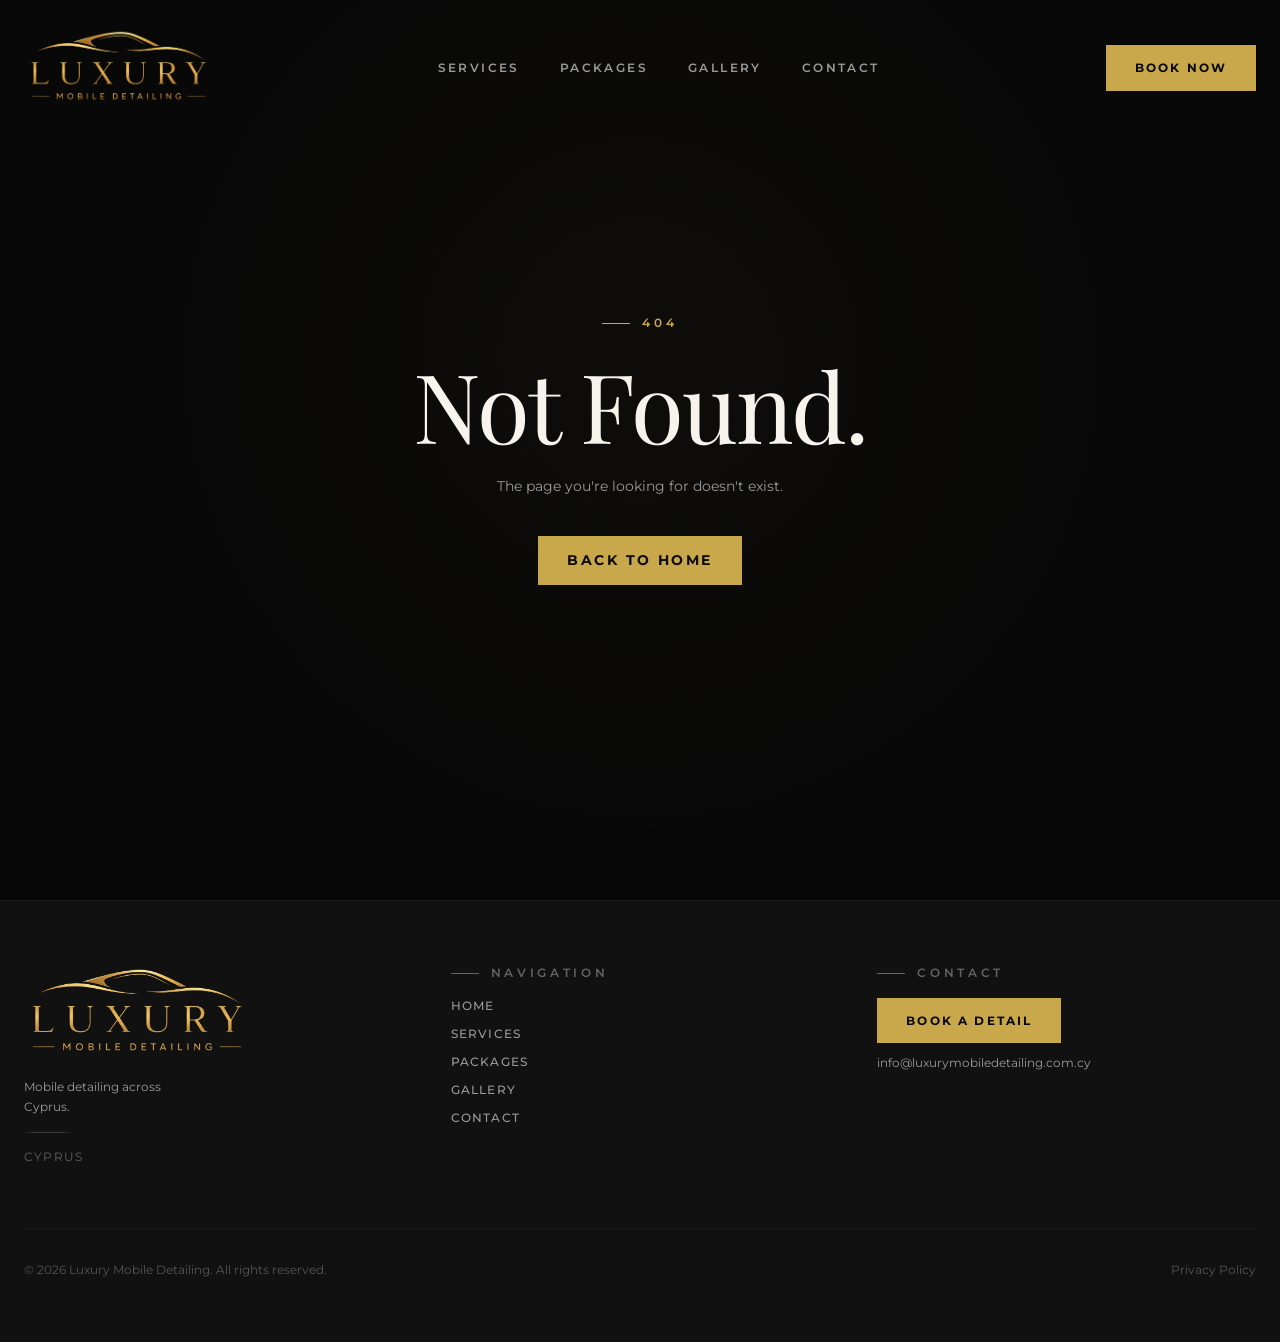
<file: packages/index.html>
<!DOCTYPE html><html lang="en"><head><title data-rh="true">Detailing Packages | Luxury Mobile Detailing Cyprus</title><meta data-rh="true" name="twitter:url" content="https://luxurymobiledetailing.com.cy/"><meta data-rh="true" name="twitter:title" content="Luxury Mobile Detailing | Mobile Car Detailing in Cyprus"><meta data-rh="true" name="twitter:description" content="Mobile car detailing in Cyprus. We come to your location."><meta data-rh="true" name="description" content="Five mobile detailing packages — Basic In &amp; Out Wash, Interior Deep Clean, Detailed Exterior Wash, Premium Full Detailing, and Platinum Full Detailing. All performed at your location across Cyprus. Contact us for a quote."><meta data-rh="true" name="robots" content="index, follow, max-image-preview:large, max-snippet:-1"><meta data-rh="true" property="og:url" content="https://luxurymobiledetailing.com.cy/packages"><meta data-rh="true" property="og:title" content="Detailing Packages | Luxury Mobile Detailing Cyprus"><meta data-rh="true" property="og:description" content="Basic In &amp; Out Wash, Interior Deep Clean, Detailed Exterior Wash, Premium and Platinum Full Detailing. Contact us for a quote."><link data-rh="true" rel="canonical" href="https://luxurymobiledetailing.com.cy/packages"><script data-rh="true" type="application/ld+json">{"@context":"https://schema.org","@type":["LocalBusiness","AutoWash"],"@id":"https://luxurymobiledetailing.com.cy/#business","name":"Luxury Mobile Detailing","description":"Professional mobile car detailing service delivering showroom-quality results at your home or office. Paint correction, ceramic coating, interior detailing, and more.","url":"https://luxurymobiledetailing.com.cy","image":["https://luxurymobiledetailing.com.cy/Logo.png","https://luxurymobiledetailing.com.cy/og-image.jpg"],"priceRange":"€€€","sameAs":[]}</script><script data-rh="true" type="application/ld+json">{"@context":"https://schema.org","@type":"Organization","name":"Luxury Mobile Detailing","url":"https://luxurymobiledetailing.com.cy","logo":"https://luxurymobiledetailing.com.cy/Logo.png","sameAs":[],"contactPoint":{"@type":"ContactPoint","contactType":"customer service","availableLanguage":["English"]}}</script><script data-rh="true" type="application/ld+json">{"@context":"https://schema.org","@type":"WebSite","name":"Luxury Mobile Detailing","url":"https://luxurymobiledetailing.com.cy","publisher":{"@id":"https://luxurymobiledetailing.com.cy/#business"}}</script><script data-rh="true" type="application/ld+json">{"@context":"https://schema.org","@type":"ItemList","itemListElement":[{"@type":"SiteNavigationElement","position":1,"name":"Packages","description":"Basic In & Out Wash, Interior Deep Clean, Detailed Exterior Wash, Premium and Platinum Full Detailing","url":"https://luxurymobiledetailing.com.cy/packages"},{"@type":"SiteNavigationElement","position":2,"name":"Services","description":"Paint correction, ceramic coating, headlight restoration and maintenance membership","url":"https://luxurymobiledetailing.com.cy/services"},{"@type":"SiteNavigationElement","position":3,"name":"Gallery","description":"Before and after photos of our detailing work","url":"https://luxurymobiledetailing.com.cy/gallery"},{"@type":"SiteNavigationElement","position":4,"name":"Contact","description":"Book your mobile detailing appointment in Cyprus","url":"https://luxurymobiledetailing.com.cy/contact"}]}</script><script data-rh="true" type="application/ld+json">{"@context":"https://schema.org","@type":"BreadcrumbList","itemListElement":[{"@type":"ListItem","position":1,"name":"Home","item":"https://luxurymobiledetailing.com.cy/"},{"@type":"ListItem","position":2,"name":"Packages","item":"https://luxurymobiledetailing.com.cy/packages"}]}</script>
    <meta charset="UTF-8">
    <meta name="viewport" content="width=device-width, initial-scale=1.0, viewport-fit=cover">

    <!-- Favicons / icons -->
    <link rel="icon" type="image/svg+xml" href="/favicon.svg">
    <link rel="icon" type="image/png" sizes="32x32" href="/favicon-32.png">
    <link rel="icon" type="image/png" sizes="16x16" href="/favicon-16.png">
    <link rel="apple-touch-icon" sizes="180x180" href="/apple-touch-icon.png">
    <link rel="manifest" href="/site.webmanifest">

    <!-- Site-wide, immutable meta. Per-page <title>, description,
         canonical, robots, OG url/title/description and Twitter
         url/title/description are owned by React (DefaultMeta +
         per-page <Head>) so each pre-rendered route gets the right
         values. -->
    <meta name="author" content="Luxury Mobile Detailing">
    <meta name="language" content="English">

    <!-- Open Graph / Facebook — site-wide tags only.
         og:image / twitter:image URLs must match SITE_ORIGIN in src/shared/siteOrigin.ts -->
    <meta property="og:type" content="website">
    <meta property="og:image" content="https://luxurymobiledetailing.com.cy/og-image.jpg">
    <meta property="og:image:type" content="image/jpeg">
    <meta property="og:image:width" content="1200">
    <meta property="og:image:height" content="630">
    <meta property="og:image:alt" content="Luxury Mobile Detailing — mobile car detailing in Cyprus">
    <meta property="og:locale" content="en_US">
    <meta property="og:site_name" content="Luxury Mobile Detailing">

    <!-- Twitter Card — site-wide tags only. Twitter falls back to og:image
         if twitter:image is omitted, but explicit is clearer. -->
    <meta name="twitter:card" content="summary_large_image">
    <meta name="twitter:image" content="https://luxurymobiledetailing.com.cy/og-image.jpg">
    <meta name="twitter:image:alt" content="Luxury Mobile Detailing — mobile car detailing in Cyprus">

    <!-- PWA / mobile theme -->
    <meta name="theme-color" content="#080808">
    <meta name="color-scheme" content="dark">
    <meta name="apple-mobile-web-app-capable" content="yes">
    <meta name="mobile-web-app-capable" content="yes">
    <meta name="apple-mobile-web-app-status-bar-style" content="black-translucent">
    <meta name="apple-mobile-web-app-title" content="Luxury Detailing">
    <meta name="format-detection" content="telephone=yes">

    <!-- Critical inline CSS: prevents white flash before bundle loads and reserves layout -->
    <style>
      html,
      body {
        margin: 0;
        padding: 0;
        background-color: #080808;
        color: #F8F5F0;
        min-height: 100%;
        font-family: "Montserrat", system-ui, -apple-system, "Segoe UI", Roboto, sans-serif;
      }
      #root {
        min-height: 100vh;
      }
    </style>
    <script type="module" crossorigin="" src="/assets/app-ce6dd700.js"></script>
    <link rel="modulepreload" crossorigin="" href="/assets/vendor-b4936f23.js">
    <link rel="modulepreload" crossorigin="" href="/assets/react-e6a6115f.js">
    <link rel="modulepreload" crossorigin="" href="/assets/ui-916e68e1.js">
    <link rel="modulepreload" crossorigin="" href="/assets/framer-motion-b2f2394d.js">
    <link rel="stylesheet" href="/assets/index-04cbfae9.css">
  <link rel="preload" as="image" href="/assets/Logo-a2fcae50.png"><link rel="preload" as="font" type="font/woff2" href="/assets/playfair-display-latin-400-normal-1fe9ad5d.woff2" crossorigin=""><link rel="preload" as="font" type="font/woff2" href="/assets/playfair-display-latin-400-normal-3afd64d1.woff" crossorigin=""><link rel="preload" as="font" type="font/woff2" href="/assets/playfair-display-latin-400-italic-eabce94d.woff2" crossorigin=""><link rel="preload" as="font" type="font/woff2" href="/assets/playfair-display-latin-400-italic-cc638df9.woff" crossorigin=""><link rel="preload" as="font" type="font/woff2" href="/assets/playfair-display-latin-700-normal-28453852.woff2" crossorigin=""><link rel="preload" as="font" type="font/woff2" href="/assets/playfair-display-latin-700-normal-648a046d.woff" crossorigin=""><link rel="preload" as="font" type="font/woff2" href="/assets/playfair-display-latin-700-italic-de2f4041.woff2" crossorigin=""><link rel="preload" as="font" type="font/woff2" href="/assets/playfair-display-latin-700-italic-ac47baa5.woff" crossorigin=""><link rel="preload" as="font" type="font/woff2" href="/assets/montserrat-latin-400-normal-e66bcd27.woff2" crossorigin=""><link rel="preload" as="font" type="font/woff2" href="/assets/montserrat-latin-400-normal-6a7d6a30.woff" crossorigin=""><link rel="preload" as="font" type="font/woff2" href="/assets/montserrat-latin-500-normal-2b53300f.woff2" crossorigin=""><link rel="preload" as="font" type="font/woff2" href="/assets/montserrat-latin-500-normal-7ad98b2c.woff" crossorigin=""><link rel="preload" as="font" type="font/woff2" href="/assets/montserrat-latin-600-normal-d857325c.woff2" crossorigin=""><link rel="preload" as="font" type="font/woff2" href="/assets/montserrat-latin-600-normal-97ec5882.woff" crossorigin=""><link rel="preload" as="font" type="font/woff2" href="/assets/montserrat-latin-700-normal-f9d9e65b.woff2" crossorigin=""><link rel="preload" as="font" type="font/woff2" href="/assets/montserrat-latin-700-normal-ff51c769.woff" crossorigin=""><link rel="preload" as="font" type="font/woff2" href="/assets/montserrat-latin-800-normal-ba826fb8.woff2" crossorigin=""><link rel="preload" as="font" type="font/woff2" href="/assets/montserrat-latin-800-normal-26f9e611.woff" crossorigin=""><link rel="modulepreload" crossorigin="" href="/assets/PackagesPage-dc240241.js"></head>
  <body>
    <div id="root" data-server-rendered="true"><a href="#main" class="skip-link">Skip to content</a><div class="app"><header class="fixed top-0 z-50 w-full transition-all duration-500 bg-transparent"><div class="mx-auto flex max-w-7xl items-center justify-between px-6 transition-all duration-500 py-7"><a aria-label="Luxury Mobile Detailing — home" class="group transition-all duration-500" href="/"><img src="/assets/Logo-a2fcae50.png" alt="Luxury Mobile Detailing" class="hidden object-contain transition-all duration-500 group-hover:opacity-80 sm:block h-20"><img src="/assets/Logo-a2fcae50.png" alt="Luxury Mobile Detailing" class="block object-contain transition-all duration-500 group-hover:opacity-80 sm:hidden h-10"></a><button class="relative z-50 flex h-10 w-10 items-center justify-center text-cream focus-visible:outline-none" aria-label="Open menu" aria-expanded="false"><svg xmlns="http://www.w3.org/2000/svg" fill="none" viewBox="0 0 24 24" stroke-width="1.5" stroke="currentColor" aria-hidden="true" data-slot="icon" class="h-6 w-6"><path stroke-linecap="round" stroke-linejoin="round" d="M3.75 6.75h16.5M3.75 12h16.5m-16.5 5.25h16.5"></path></svg></button></div></header><main id="main"><section class="bg-ink"><div class="relative overflow-hidden border-b border-steel/20 bg-charcoal"><div class="absolute inset-0 min-h-[280px] sm:min-h-0"><picture class="block h-full w-full"><source type="image/avif" srcset="/images/porsche-foam-wash-400.avif 400w, /images/porsche-foam-wash-800.avif 800w, /images/porsche-foam-wash-1280.avif 1280w, /images/porsche-foam-wash-1920.avif 1920w, /images/porsche-foam-wash-2400.avif 2400w" sizes="100vw"><source type="image/webp" srcset="/images/porsche-foam-wash-400.webp 400w, /images/porsche-foam-wash-800.webp 800w, /images/porsche-foam-wash-1280.webp 1280w, /images/porsche-foam-wash-1920.webp 1920w, /images/porsche-foam-wash-2400.webp 2400w" sizes="100vw"><img src="/images/porsche-foam-wash-2400.jpg" srcset="/images/porsche-foam-wash-400.jpg 400w, /images/porsche-foam-wash-800.jpg 800w, /images/porsche-foam-wash-1280.jpg 1280w, /images/porsche-foam-wash-1920.jpg 1920w, /images/porsche-foam-wash-2400.jpg 2400w" sizes="100vw" alt="Detailer applying snow-foam pre-wash to a Porsche 911 GT3 at the client's property" loading="eager" decoding="async" fetchpriority="high" class="h-full w-full object-cover object-[48%_55%] md:object-[50%_center]"></picture></div><div aria-hidden="true" class="absolute inset-0" style="background:linear-gradient(90deg, rgba(8,8,8,0.94) 0%, rgba(8,8,8,0.86) 38%, rgba(8,8,8,0.58) 72%, rgba(8,8,8,0.42) 100%)"></div><div aria-hidden="true" class="absolute inset-0 md:hidden" style="background:linear-gradient(180deg, rgba(8,8,8,0.5) 0%, rgba(8,8,8,0.2) 50%, rgba(8,8,8,0.65) 100%)"></div><div aria-hidden="true" class="absolute inset-0 hidden md:block" style="background:linear-gradient(180deg, rgba(8,8,8,0.4) 0%, rgba(8,8,8,0) 50%, rgba(8,8,8,0.6) 100%)"></div><div aria-hidden="true" class="grain absolute inset-0"></div><div class="relative mx-auto max-w-7xl px-6 pb-14 pt-28 xs:pb-16 xs:pt-32 sm:pb-20 sm:pt-36 md:pt-40"><p class="eyebrow mb-5 text-gold-500 sm:mb-6" style="opacity:0;transform:translateY(16px) translateZ(0)">Packages</p><h1 class="display max-w-2xl text-shadow-deep text-[clamp(2.4rem,8vw,5rem)] text-cream" style="opacity:0;transform:translateY(20px) translateZ(0)">Washes &amp;<!-- --> <em class="text-gold-500">Detailing Packages.</em></h1><div class="mt-5 max-w-xl font-sans text-sm leading-relaxed text-cream/85 sm:mt-6" style="opacity:0;transform:translateY(16px) translateZ(0)">Every package is performed at your chosen location across Cyprus. Pricing varies by vehicle size and condition — contact us for a quote. All packages include ceramic protection at their respective level.</div></div></div><div class="mx-auto max-w-7xl px-6 py-20"><div class="flex flex-col gap-px bg-steel/20"><div class="relative flex flex-col gap-8 p-8 sm:p-10 md:p-12 bg-ink" style="opacity:0;transform:translateY(24px) translateZ(0)"><div class="grid grid-cols-1 gap-10 md:grid-cols-[1fr_2fr]"><div class="flex flex-col gap-5"><div class="flex flex-col gap-2"><p class="eyebrow text-gold-500/70">Basic In &amp; Out Wash</p><p class="display text-3xl text-cream sm:text-4xl">Basic wash.</p><p class="font-sans text-xs text-stone/50 tracking-widest uppercase">2 hours</p></div><p class="font-sans text-sm leading-relaxed text-stone">A basic exterior wash and interior wipe-down — wheels and tyres, hand wash, tyre shine, light vacuum, hard surfaces cleaned, and glass inside and out.</p><div class="flex items-center gap-3"><div class="h-px w-6 bg-gold-500"></div><p class="font-sans text-xs font-semibold tracking-widest text-gold-500 uppercase">Tyre shine included</p></div><a class="mt-2 w-fit btn-ghost" href="https://tidycal.com/luxurymobiledetailingcy/mini-valet" target="_blank" rel="noopener noreferrer">Book Now</a></div><div class="grid gap-8 grid-cols-1 sm:grid-cols-2"><div class="flex flex-col gap-3"><p class="font-sans text-[0.65rem] font-semibold tracking-[0.25em] text-stone/60 uppercase">Exterior</p><ul class="flex flex-col gap-2"><li class="flex items-start gap-3 font-sans text-xs leading-relaxed text-stone"><svg xmlns="http://www.w3.org/2000/svg" fill="none" viewBox="0 0 24 24" stroke-width="1.5" stroke="currentColor" aria-hidden="true" data-slot="icon" class="mt-0.5 h-3.5 w-3.5 flex-shrink-0 text-gold-500"><path stroke-linecap="round" stroke-linejoin="round" d="m4.5 12.75 6 6 9-13.5"></path></svg>Wheel, tyre detailing</li><li class="flex items-start gap-3 font-sans text-xs leading-relaxed text-stone"><svg xmlns="http://www.w3.org/2000/svg" fill="none" viewBox="0 0 24 24" stroke-width="1.5" stroke="currentColor" aria-hidden="true" data-slot="icon" class="mt-0.5 h-3.5 w-3.5 flex-shrink-0 text-gold-500"><path stroke-linecap="round" stroke-linejoin="round" d="m4.5 12.75 6 6 9-13.5"></path></svg>Pre-wash touchless</li><li class="flex items-start gap-3 font-sans text-xs leading-relaxed text-stone"><svg xmlns="http://www.w3.org/2000/svg" fill="none" viewBox="0 0 24 24" stroke-width="1.5" stroke="currentColor" aria-hidden="true" data-slot="icon" class="mt-0.5 h-3.5 w-3.5 flex-shrink-0 text-gold-500"><path stroke-linecap="round" stroke-linejoin="round" d="m4.5 12.75 6 6 9-13.5"></path></svg>Hand wash (contact)</li><li class="flex items-start gap-3 font-sans text-xs leading-relaxed text-stone"><svg xmlns="http://www.w3.org/2000/svg" fill="none" viewBox="0 0 24 24" stroke-width="1.5" stroke="currentColor" aria-hidden="true" data-slot="icon" class="mt-0.5 h-3.5 w-3.5 flex-shrink-0 text-gold-500"><path stroke-linecap="round" stroke-linejoin="round" d="m4.5 12.75 6 6 9-13.5"></path></svg>Air drying</li><li class="flex items-start gap-3 font-sans text-xs leading-relaxed text-stone"><svg xmlns="http://www.w3.org/2000/svg" fill="none" viewBox="0 0 24 24" stroke-width="1.5" stroke="currentColor" aria-hidden="true" data-slot="icon" class="mt-0.5 h-3.5 w-3.5 flex-shrink-0 text-gold-500"><path stroke-linecap="round" stroke-linejoin="round" d="m4.5 12.75 6 6 9-13.5"></path></svg>Tyre shine applied</li><li class="flex items-start gap-3 font-sans text-xs leading-relaxed text-stone"><svg xmlns="http://www.w3.org/2000/svg" fill="none" viewBox="0 0 24 24" stroke-width="1.5" stroke="currentColor" aria-hidden="true" data-slot="icon" class="mt-0.5 h-3.5 w-3.5 flex-shrink-0 text-gold-500"><path stroke-linecap="round" stroke-linejoin="round" d="m4.5 12.75 6 6 9-13.5"></path></svg>Exterior windows cleaned</li></ul></div><div class="flex flex-col gap-3"><p class="font-sans text-[0.65rem] font-semibold tracking-[0.25em] text-stone/60 uppercase">Interior</p><ul class="flex flex-col gap-2"><li class="flex items-start gap-3 font-sans text-xs leading-relaxed text-stone"><svg xmlns="http://www.w3.org/2000/svg" fill="none" viewBox="0 0 24 24" stroke-width="1.5" stroke="currentColor" aria-hidden="true" data-slot="icon" class="mt-0.5 h-3.5 w-3.5 flex-shrink-0 text-gold-500"><path stroke-linecap="round" stroke-linejoin="round" d="m4.5 12.75 6 6 9-13.5"></path></svg>Light vacuum</li><li class="flex items-start gap-3 font-sans text-xs leading-relaxed text-stone"><svg xmlns="http://www.w3.org/2000/svg" fill="none" viewBox="0 0 24 24" stroke-width="1.5" stroke="currentColor" aria-hidden="true" data-slot="icon" class="mt-0.5 h-3.5 w-3.5 flex-shrink-0 text-gold-500"><path stroke-linecap="round" stroke-linejoin="round" d="m4.5 12.75 6 6 9-13.5"></path></svg>Hard surfaces cleaned</li><li class="flex items-start gap-3 font-sans text-xs leading-relaxed text-stone"><svg xmlns="http://www.w3.org/2000/svg" fill="none" viewBox="0 0 24 24" stroke-width="1.5" stroke="currentColor" aria-hidden="true" data-slot="icon" class="mt-0.5 h-3.5 w-3.5 flex-shrink-0 text-gold-500"><path stroke-linecap="round" stroke-linejoin="round" d="m4.5 12.75 6 6 9-13.5"></path></svg>Full wipe down</li><li class="flex items-start gap-3 font-sans text-xs leading-relaxed text-stone"><svg xmlns="http://www.w3.org/2000/svg" fill="none" viewBox="0 0 24 24" stroke-width="1.5" stroke="currentColor" aria-hidden="true" data-slot="icon" class="mt-0.5 h-3.5 w-3.5 flex-shrink-0 text-gold-500"><path stroke-linecap="round" stroke-linejoin="round" d="m4.5 12.75 6 6 9-13.5"></path></svg>Interior glass cleaned</li><li class="flex items-start gap-3 font-sans text-xs leading-relaxed text-stone"><svg xmlns="http://www.w3.org/2000/svg" fill="none" viewBox="0 0 24 24" stroke-width="1.5" stroke="currentColor" aria-hidden="true" data-slot="icon" class="mt-0.5 h-3.5 w-3.5 flex-shrink-0 text-gold-500"><path stroke-linecap="round" stroke-linejoin="round" d="m4.5 12.75 6 6 9-13.5"></path></svg>Air refresher applied</li></ul></div></div></div></div><div class="relative flex flex-col gap-8 p-8 sm:p-10 md:p-12 bg-charcoal" style="opacity:0;transform:translateY(24px) translateZ(0)"><div class="grid grid-cols-1 gap-10 md:grid-cols-[1fr_2fr]"><div class="flex flex-col gap-5"><div class="flex flex-col gap-2"><p class="eyebrow text-gold-500/70">Interior Deep Clean</p><p class="display text-3xl text-cream sm:text-4xl">Deep interior only.</p></div><p class="font-sans text-sm leading-relaxed text-stone">A thorough interior-only deep clean including full vacuum, crevices blown out, floor mats detailed, hard surfaces scrubbed &amp; dressed, steam sanitizing, leather detailed &amp; conditioned, fabric shampoo extraction, and air refresher.</p><div class="flex items-center gap-3"><div class="h-px w-6 bg-gold-500"></div><p class="font-sans text-xs font-semibold tracking-widest text-gold-500 uppercase">Steam sanitizing &amp; fabric extraction</p></div><a class="mt-2 w-fit btn-ghost" href="https://tidycal.com/luxurymobiledetailingcy/interior-deep-clean" target="_blank" rel="noopener noreferrer">Book Now</a></div><div class="grid gap-8 grid-cols-1"><div class="flex flex-col gap-3"><p class="font-sans text-[0.65rem] font-semibold tracking-[0.25em] text-stone/60 uppercase">Interior</p><ul class="flex flex-col gap-2"><li class="flex items-start gap-3 font-sans text-xs leading-relaxed text-stone"><svg xmlns="http://www.w3.org/2000/svg" fill="none" viewBox="0 0 24 24" stroke-width="1.5" stroke="currentColor" aria-hidden="true" data-slot="icon" class="mt-0.5 h-3.5 w-3.5 flex-shrink-0 text-gold-500"><path stroke-linecap="round" stroke-linejoin="round" d="m4.5 12.75 6 6 9-13.5"></path></svg>Full vacuum</li><li class="flex items-start gap-3 font-sans text-xs leading-relaxed text-stone"><svg xmlns="http://www.w3.org/2000/svg" fill="none" viewBox="0 0 24 24" stroke-width="1.5" stroke="currentColor" aria-hidden="true" data-slot="icon" class="mt-0.5 h-3.5 w-3.5 flex-shrink-0 text-gold-500"><path stroke-linecap="round" stroke-linejoin="round" d="m4.5 12.75 6 6 9-13.5"></path></svg>Crevices blown out with air</li><li class="flex items-start gap-3 font-sans text-xs leading-relaxed text-stone"><svg xmlns="http://www.w3.org/2000/svg" fill="none" viewBox="0 0 24 24" stroke-width="1.5" stroke="currentColor" aria-hidden="true" data-slot="icon" class="mt-0.5 h-3.5 w-3.5 flex-shrink-0 text-gold-500"><path stroke-linecap="round" stroke-linejoin="round" d="m4.5 12.75 6 6 9-13.5"></path></svg>Floor matts detailed</li><li class="flex items-start gap-3 font-sans text-xs leading-relaxed text-stone"><svg xmlns="http://www.w3.org/2000/svg" fill="none" viewBox="0 0 24 24" stroke-width="1.5" stroke="currentColor" aria-hidden="true" data-slot="icon" class="mt-0.5 h-3.5 w-3.5 flex-shrink-0 text-gold-500"><path stroke-linecap="round" stroke-linejoin="round" d="m4.5 12.75 6 6 9-13.5"></path></svg>All hard surfaces scrubbed &amp; dressed</li><li class="flex items-start gap-3 font-sans text-xs leading-relaxed text-stone"><svg xmlns="http://www.w3.org/2000/svg" fill="none" viewBox="0 0 24 24" stroke-width="1.5" stroke="currentColor" aria-hidden="true" data-slot="icon" class="mt-0.5 h-3.5 w-3.5 flex-shrink-0 text-gold-500"><path stroke-linecap="round" stroke-linejoin="round" d="m4.5 12.75 6 6 9-13.5"></path></svg>Sanitizing with steam</li><li class="flex items-start gap-3 font-sans text-xs leading-relaxed text-stone"><svg xmlns="http://www.w3.org/2000/svg" fill="none" viewBox="0 0 24 24" stroke-width="1.5" stroke="currentColor" aria-hidden="true" data-slot="icon" class="mt-0.5 h-3.5 w-3.5 flex-shrink-0 text-gold-500"><path stroke-linecap="round" stroke-linejoin="round" d="m4.5 12.75 6 6 9-13.5"></path></svg>Leather detailed &amp; conditioned</li><li class="flex items-start gap-3 font-sans text-xs leading-relaxed text-stone"><svg xmlns="http://www.w3.org/2000/svg" fill="none" viewBox="0 0 24 24" stroke-width="1.5" stroke="currentColor" aria-hidden="true" data-slot="icon" class="mt-0.5 h-3.5 w-3.5 flex-shrink-0 text-gold-500"><path stroke-linecap="round" stroke-linejoin="round" d="m4.5 12.75 6 6 9-13.5"></path></svg>Foot pedals, rubber seals detailed</li><li class="flex items-start gap-3 font-sans text-xs leading-relaxed text-stone"><svg xmlns="http://www.w3.org/2000/svg" fill="none" viewBox="0 0 24 24" stroke-width="1.5" stroke="currentColor" aria-hidden="true" data-slot="icon" class="mt-0.5 h-3.5 w-3.5 flex-shrink-0 text-gold-500"><path stroke-linecap="round" stroke-linejoin="round" d="m4.5 12.75 6 6 9-13.5"></path></svg>Seatbelts, console &amp; glove box detailed</li><li class="flex items-start gap-3 font-sans text-xs leading-relaxed text-stone"><svg xmlns="http://www.w3.org/2000/svg" fill="none" viewBox="0 0 24 24" stroke-width="1.5" stroke="currentColor" aria-hidden="true" data-slot="icon" class="mt-0.5 h-3.5 w-3.5 flex-shrink-0 text-gold-500"><path stroke-linecap="round" stroke-linejoin="round" d="m4.5 12.75 6 6 9-13.5"></path></svg>All fabric shampoo extraction</li><li class="flex items-start gap-3 font-sans text-xs leading-relaxed text-stone"><svg xmlns="http://www.w3.org/2000/svg" fill="none" viewBox="0 0 24 24" stroke-width="1.5" stroke="currentColor" aria-hidden="true" data-slot="icon" class="mt-0.5 h-3.5 w-3.5 flex-shrink-0 text-gold-500"><path stroke-linecap="round" stroke-linejoin="round" d="m4.5 12.75 6 6 9-13.5"></path></svg>Interior glass cleaned</li><li class="flex items-start gap-3 font-sans text-xs leading-relaxed text-stone"><svg xmlns="http://www.w3.org/2000/svg" fill="none" viewBox="0 0 24 24" stroke-width="1.5" stroke="currentColor" aria-hidden="true" data-slot="icon" class="mt-0.5 h-3.5 w-3.5 flex-shrink-0 text-gold-500"><path stroke-linecap="round" stroke-linejoin="round" d="m4.5 12.75 6 6 9-13.5"></path></svg>Air refresher applied</li></ul></div></div></div></div><div class="relative flex flex-col gap-8 p-8 sm:p-10 md:p-12 bg-ink" style="opacity:0;transform:translateY(24px) translateZ(0)"><div class="grid grid-cols-1 gap-10 md:grid-cols-[1fr_2fr]"><div class="flex flex-col gap-5"><div class="flex flex-col gap-2"><p class="eyebrow text-gold-500/70">Detailed Exterior Wash</p><p class="display text-3xl text-cream sm:text-4xl">Exterior detail + ceramic sealant.</p></div><p class="font-sans text-sm leading-relaxed text-stone">A detailed exterior wash including wheel, tire &amp; fender wells, pre-wash, tar removal, hand wash, door jambs, windows, ceramic sealant, and tire coat.</p><div class="flex items-center gap-3"><div class="h-px w-6 bg-gold-500"></div><p class="font-sans text-xs font-semibold tracking-widest text-gold-500 uppercase">Ceramic sealant applied</p></div><a class="mt-2 w-fit btn-ghost" href="https://tidycal.com/luxurymobiledetailingcy/detailed-exterior-wash" target="_blank" rel="noopener noreferrer">Book Now</a></div><div class="grid gap-8 grid-cols-1"><div class="flex flex-col gap-3"><p class="font-sans text-[0.65rem] font-semibold tracking-[0.25em] text-stone/60 uppercase">Exterior</p><ul class="flex flex-col gap-2"><li class="flex items-start gap-3 font-sans text-xs leading-relaxed text-stone"><svg xmlns="http://www.w3.org/2000/svg" fill="none" viewBox="0 0 24 24" stroke-width="1.5" stroke="currentColor" aria-hidden="true" data-slot="icon" class="mt-0.5 h-3.5 w-3.5 flex-shrink-0 text-gold-500"><path stroke-linecap="round" stroke-linejoin="round" d="m4.5 12.75 6 6 9-13.5"></path></svg>Wheel, tire &amp; fender wells detailing</li><li class="flex items-start gap-3 font-sans text-xs leading-relaxed text-stone"><svg xmlns="http://www.w3.org/2000/svg" fill="none" viewBox="0 0 24 24" stroke-width="1.5" stroke="currentColor" aria-hidden="true" data-slot="icon" class="mt-0.5 h-3.5 w-3.5 flex-shrink-0 text-gold-500"><path stroke-linecap="round" stroke-linejoin="round" d="m4.5 12.75 6 6 9-13.5"></path></svg>Pre wash (touchless)</li><li class="flex items-start gap-3 font-sans text-xs leading-relaxed text-stone"><svg xmlns="http://www.w3.org/2000/svg" fill="none" viewBox="0 0 24 24" stroke-width="1.5" stroke="currentColor" aria-hidden="true" data-slot="icon" class="mt-0.5 h-3.5 w-3.5 flex-shrink-0 text-gold-500"><path stroke-linecap="round" stroke-linejoin="round" d="m4.5 12.75 6 6 9-13.5"></path></svg>Tar removal</li><li class="flex items-start gap-3 font-sans text-xs leading-relaxed text-stone"><svg xmlns="http://www.w3.org/2000/svg" fill="none" viewBox="0 0 24 24" stroke-width="1.5" stroke="currentColor" aria-hidden="true" data-slot="icon" class="mt-0.5 h-3.5 w-3.5 flex-shrink-0 text-gold-500"><path stroke-linecap="round" stroke-linejoin="round" d="m4.5 12.75 6 6 9-13.5"></path></svg>Hand wash (contact)</li><li class="flex items-start gap-3 font-sans text-xs leading-relaxed text-stone"><svg xmlns="http://www.w3.org/2000/svg" fill="none" viewBox="0 0 24 24" stroke-width="1.5" stroke="currentColor" aria-hidden="true" data-slot="icon" class="mt-0.5 h-3.5 w-3.5 flex-shrink-0 text-gold-500"><path stroke-linecap="round" stroke-linejoin="round" d="m4.5 12.75 6 6 9-13.5"></path></svg>Gas cup cleaned</li><li class="flex items-start gap-3 font-sans text-xs leading-relaxed text-stone"><svg xmlns="http://www.w3.org/2000/svg" fill="none" viewBox="0 0 24 24" stroke-width="1.5" stroke="currentColor" aria-hidden="true" data-slot="icon" class="mt-0.5 h-3.5 w-3.5 flex-shrink-0 text-gold-500"><path stroke-linecap="round" stroke-linejoin="round" d="m4.5 12.75 6 6 9-13.5"></path></svg>Door jambs detailed</li><li class="flex items-start gap-3 font-sans text-xs leading-relaxed text-stone"><svg xmlns="http://www.w3.org/2000/svg" fill="none" viewBox="0 0 24 24" stroke-width="1.5" stroke="currentColor" aria-hidden="true" data-slot="icon" class="mt-0.5 h-3.5 w-3.5 flex-shrink-0 text-gold-500"><path stroke-linecap="round" stroke-linejoin="round" d="m4.5 12.75 6 6 9-13.5"></path></svg>Windows cleaned</li><li class="flex items-start gap-3 font-sans text-xs leading-relaxed text-stone"><svg xmlns="http://www.w3.org/2000/svg" fill="none" viewBox="0 0 24 24" stroke-width="1.5" stroke="currentColor" aria-hidden="true" data-slot="icon" class="mt-0.5 h-3.5 w-3.5 flex-shrink-0 text-gold-500"><path stroke-linecap="round" stroke-linejoin="round" d="m4.5 12.75 6 6 9-13.5"></path></svg>Air drying</li><li class="flex items-start gap-3 font-sans text-xs leading-relaxed text-stone"><svg xmlns="http://www.w3.org/2000/svg" fill="none" viewBox="0 0 24 24" stroke-width="1.5" stroke="currentColor" aria-hidden="true" data-slot="icon" class="mt-0.5 h-3.5 w-3.5 flex-shrink-0 text-gold-500"><path stroke-linecap="round" stroke-linejoin="round" d="m4.5 12.75 6 6 9-13.5"></path></svg>Ceramic sealant applied</li><li class="flex items-start gap-3 font-sans text-xs leading-relaxed text-stone"><svg xmlns="http://www.w3.org/2000/svg" fill="none" viewBox="0 0 24 24" stroke-width="1.5" stroke="currentColor" aria-hidden="true" data-slot="icon" class="mt-0.5 h-3.5 w-3.5 flex-shrink-0 text-gold-500"><path stroke-linecap="round" stroke-linejoin="round" d="m4.5 12.75 6 6 9-13.5"></path></svg>Tire coat applied</li></ul></div></div></div></div><div class="relative flex flex-col gap-8 p-8 sm:p-10 md:p-12 bg-charcoal" style="opacity:0;transform:translateY(24px) translateZ(0)"><div class="hidden sm:block absolute right-10 top-10 bg-gold-500 px-3 py-1"><span class="font-sans text-[0.6rem] font-bold tracking-[0.25em] text-ink uppercase">Most Popular</span></div><div class="grid grid-cols-1 gap-10 md:grid-cols-[1fr_2fr]"><div class="flex flex-col gap-5"><div class="flex flex-col gap-2"><div class="sm:hidden w-fit bg-gold-500 px-3 py-1"><span class="font-sans text-[0.6rem] font-bold tracking-[0.25em] text-ink uppercase">Most Popular</span></div><p class="eyebrow text-gold-500/70">Premium Full Detailing</p><p class="display text-3xl text-cream sm:text-4xl">Full detail + ceramic sealant.</p><p class="font-sans text-xs text-stone/50 tracking-widest uppercase">3–5 hours</p></div><p class="font-sans text-sm leading-relaxed text-stone">Full exterior and interior detail, including tar removal, door jambs, dressed surfaces, seats scrubbed, and a 4-month ceramic sealant applied to paint and glass.</p><div class="flex items-center gap-3"><div class="h-px w-6 bg-gold-500"></div><p class="font-sans text-xs font-semibold tracking-widest text-gold-500 uppercase">4-month ceramic sealant</p></div><a class="mt-2 w-fit btn-primary" href="https://tidycal.com/luxurymobiledetailingcy/premium-full-detailing" target="_blank" rel="noopener noreferrer">Book Now</a></div><div class="grid gap-8 grid-cols-1 sm:grid-cols-2"><div class="flex flex-col gap-3"><p class="font-sans text-[0.65rem] font-semibold tracking-[0.25em] text-stone/60 uppercase">Exterior</p><ul class="flex flex-col gap-2"><li class="flex items-start gap-3 font-sans text-xs leading-relaxed text-stone"><svg xmlns="http://www.w3.org/2000/svg" fill="none" viewBox="0 0 24 24" stroke-width="1.5" stroke="currentColor" aria-hidden="true" data-slot="icon" class="mt-0.5 h-3.5 w-3.5 flex-shrink-0 text-gold-500"><path stroke-linecap="round" stroke-linejoin="round" d="m4.5 12.75 6 6 9-13.5"></path></svg>Wheel, tyre &amp; fender detailing</li><li class="flex items-start gap-3 font-sans text-xs leading-relaxed text-stone"><svg xmlns="http://www.w3.org/2000/svg" fill="none" viewBox="0 0 24 24" stroke-width="1.5" stroke="currentColor" aria-hidden="true" data-slot="icon" class="mt-0.5 h-3.5 w-3.5 flex-shrink-0 text-gold-500"><path stroke-linecap="round" stroke-linejoin="round" d="m4.5 12.75 6 6 9-13.5"></path></svg>Pre-wash touchless</li><li class="flex items-start gap-3 font-sans text-xs leading-relaxed text-stone"><svg xmlns="http://www.w3.org/2000/svg" fill="none" viewBox="0 0 24 24" stroke-width="1.5" stroke="currentColor" aria-hidden="true" data-slot="icon" class="mt-0.5 h-3.5 w-3.5 flex-shrink-0 text-gold-500"><path stroke-linecap="round" stroke-linejoin="round" d="m4.5 12.75 6 6 9-13.5"></path></svg>Door jambs detailing</li><li class="flex items-start gap-3 font-sans text-xs leading-relaxed text-stone"><svg xmlns="http://www.w3.org/2000/svg" fill="none" viewBox="0 0 24 24" stroke-width="1.5" stroke="currentColor" aria-hidden="true" data-slot="icon" class="mt-0.5 h-3.5 w-3.5 flex-shrink-0 text-gold-500"><path stroke-linecap="round" stroke-linejoin="round" d="m4.5 12.75 6 6 9-13.5"></path></svg>Tar removal</li><li class="flex items-start gap-3 font-sans text-xs leading-relaxed text-stone"><svg xmlns="http://www.w3.org/2000/svg" fill="none" viewBox="0 0 24 24" stroke-width="1.5" stroke="currentColor" aria-hidden="true" data-slot="icon" class="mt-0.5 h-3.5 w-3.5 flex-shrink-0 text-gold-500"><path stroke-linecap="round" stroke-linejoin="round" d="m4.5 12.75 6 6 9-13.5"></path></svg>Hand wash (contact)</li><li class="flex items-start gap-3 font-sans text-xs leading-relaxed text-stone"><svg xmlns="http://www.w3.org/2000/svg" fill="none" viewBox="0 0 24 24" stroke-width="1.5" stroke="currentColor" aria-hidden="true" data-slot="icon" class="mt-0.5 h-3.5 w-3.5 flex-shrink-0 text-gold-500"><path stroke-linecap="round" stroke-linejoin="round" d="m4.5 12.75 6 6 9-13.5"></path></svg>Gas cap cleaned</li><li class="flex items-start gap-3 font-sans text-xs leading-relaxed text-stone"><svg xmlns="http://www.w3.org/2000/svg" fill="none" viewBox="0 0 24 24" stroke-width="1.5" stroke="currentColor" aria-hidden="true" data-slot="icon" class="mt-0.5 h-3.5 w-3.5 flex-shrink-0 text-gold-500"><path stroke-linecap="round" stroke-linejoin="round" d="m4.5 12.75 6 6 9-13.5"></path></svg>Air drying</li><li class="flex items-start gap-3 font-sans text-xs leading-relaxed text-stone"><svg xmlns="http://www.w3.org/2000/svg" fill="none" viewBox="0 0 24 24" stroke-width="1.5" stroke="currentColor" aria-hidden="true" data-slot="icon" class="mt-0.5 h-3.5 w-3.5 flex-shrink-0 text-gold-500"><path stroke-linecap="round" stroke-linejoin="round" d="m4.5 12.75 6 6 9-13.5"></path></svg>Tyre coat applied</li><li class="flex items-start gap-3 font-sans text-xs leading-relaxed text-stone"><svg xmlns="http://www.w3.org/2000/svg" fill="none" viewBox="0 0 24 24" stroke-width="1.5" stroke="currentColor" aria-hidden="true" data-slot="icon" class="mt-0.5 h-3.5 w-3.5 flex-shrink-0 text-gold-500"><path stroke-linecap="round" stroke-linejoin="round" d="m4.5 12.75 6 6 9-13.5"></path></svg>Exterior windows cleaned</li><li class="flex items-start gap-3 font-sans text-xs leading-relaxed text-stone"><svg xmlns="http://www.w3.org/2000/svg" fill="none" viewBox="0 0 24 24" stroke-width="1.5" stroke="currentColor" aria-hidden="true" data-slot="icon" class="mt-0.5 h-3.5 w-3.5 flex-shrink-0 text-gold-500"><path stroke-linecap="round" stroke-linejoin="round" d="m4.5 12.75 6 6 9-13.5"></path></svg>4-month ceramic sealant on paint &amp; glass</li></ul></div><div class="flex flex-col gap-3"><p class="font-sans text-[0.65rem] font-semibold tracking-[0.25em] text-stone/60 uppercase">Interior</p><ul class="flex flex-col gap-2"><li class="flex items-start gap-3 font-sans text-xs leading-relaxed text-stone"><svg xmlns="http://www.w3.org/2000/svg" fill="none" viewBox="0 0 24 24" stroke-width="1.5" stroke="currentColor" aria-hidden="true" data-slot="icon" class="mt-0.5 h-3.5 w-3.5 flex-shrink-0 text-gold-500"><path stroke-linecap="round" stroke-linejoin="round" d="m4.5 12.75 6 6 9-13.5"></path></svg>Full vacuum</li><li class="flex items-start gap-3 font-sans text-xs leading-relaxed text-stone"><svg xmlns="http://www.w3.org/2000/svg" fill="none" viewBox="0 0 24 24" stroke-width="1.5" stroke="currentColor" aria-hidden="true" data-slot="icon" class="mt-0.5 h-3.5 w-3.5 flex-shrink-0 text-gold-500"><path stroke-linecap="round" stroke-linejoin="round" d="m4.5 12.75 6 6 9-13.5"></path></svg>Crevices blown out with compressed air</li><li class="flex items-start gap-3 font-sans text-xs leading-relaxed text-stone"><svg xmlns="http://www.w3.org/2000/svg" fill="none" viewBox="0 0 24 24" stroke-width="1.5" stroke="currentColor" aria-hidden="true" data-slot="icon" class="mt-0.5 h-3.5 w-3.5 flex-shrink-0 text-gold-500"><path stroke-linecap="round" stroke-linejoin="round" d="m4.5 12.75 6 6 9-13.5"></path></svg>Floor mats detailing</li><li class="flex items-start gap-3 font-sans text-xs leading-relaxed text-stone"><svg xmlns="http://www.w3.org/2000/svg" fill="none" viewBox="0 0 24 24" stroke-width="1.5" stroke="currentColor" aria-hidden="true" data-slot="icon" class="mt-0.5 h-3.5 w-3.5 flex-shrink-0 text-gold-500"><path stroke-linecap="round" stroke-linejoin="round" d="m4.5 12.75 6 6 9-13.5"></path></svg>Hard surfaces cleaned &amp; dressed</li><li class="flex items-start gap-3 font-sans text-xs leading-relaxed text-stone"><svg xmlns="http://www.w3.org/2000/svg" fill="none" viewBox="0 0 24 24" stroke-width="1.5" stroke="currentColor" aria-hidden="true" data-slot="icon" class="mt-0.5 h-3.5 w-3.5 flex-shrink-0 text-gold-500"><path stroke-linecap="round" stroke-linejoin="round" d="m4.5 12.75 6 6 9-13.5"></path></svg>Leather detailing &amp; conditioned</li><li class="flex items-start gap-3 font-sans text-xs leading-relaxed text-stone"><svg xmlns="http://www.w3.org/2000/svg" fill="none" viewBox="0 0 24 24" stroke-width="1.5" stroke="currentColor" aria-hidden="true" data-slot="icon" class="mt-0.5 h-3.5 w-3.5 flex-shrink-0 text-gold-500"><path stroke-linecap="round" stroke-linejoin="round" d="m4.5 12.75 6 6 9-13.5"></path></svg>Seats scrubbed</li><li class="flex items-start gap-3 font-sans text-xs leading-relaxed text-stone"><svg xmlns="http://www.w3.org/2000/svg" fill="none" viewBox="0 0 24 24" stroke-width="1.5" stroke="currentColor" aria-hidden="true" data-slot="icon" class="mt-0.5 h-3.5 w-3.5 flex-shrink-0 text-gold-500"><path stroke-linecap="round" stroke-linejoin="round" d="m4.5 12.75 6 6 9-13.5"></path></svg>Interior glass cleaned</li><li class="flex items-start gap-3 font-sans text-xs leading-relaxed text-stone"><svg xmlns="http://www.w3.org/2000/svg" fill="none" viewBox="0 0 24 24" stroke-width="1.5" stroke="currentColor" aria-hidden="true" data-slot="icon" class="mt-0.5 h-3.5 w-3.5 flex-shrink-0 text-gold-500"><path stroke-linecap="round" stroke-linejoin="round" d="m4.5 12.75 6 6 9-13.5"></path></svg>Steam sanitizing</li><li class="flex items-start gap-3 font-sans text-xs leading-relaxed text-stone"><svg xmlns="http://www.w3.org/2000/svg" fill="none" viewBox="0 0 24 24" stroke-width="1.5" stroke="currentColor" aria-hidden="true" data-slot="icon" class="mt-0.5 h-3.5 w-3.5 flex-shrink-0 text-gold-500"><path stroke-linecap="round" stroke-linejoin="round" d="m4.5 12.75 6 6 9-13.5"></path></svg>Foot pedals &amp; door seals cleaned</li><li class="flex items-start gap-3 font-sans text-xs leading-relaxed text-stone"><svg xmlns="http://www.w3.org/2000/svg" fill="none" viewBox="0 0 24 24" stroke-width="1.5" stroke="currentColor" aria-hidden="true" data-slot="icon" class="mt-0.5 h-3.5 w-3.5 flex-shrink-0 text-gold-500"><path stroke-linecap="round" stroke-linejoin="round" d="m4.5 12.75 6 6 9-13.5"></path></svg>AC vents cleaned</li><li class="flex items-start gap-3 font-sans text-xs leading-relaxed text-stone"><svg xmlns="http://www.w3.org/2000/svg" fill="none" viewBox="0 0 24 24" stroke-width="1.5" stroke="currentColor" aria-hidden="true" data-slot="icon" class="mt-0.5 h-3.5 w-3.5 flex-shrink-0 text-gold-500"><path stroke-linecap="round" stroke-linejoin="round" d="m4.5 12.75 6 6 9-13.5"></path></svg>Air refresher applied</li></ul></div></div></div></div><div class="relative flex flex-col gap-8 p-8 sm:p-10 md:p-12 bg-ink" style="opacity:0;transform:translateY(24px) translateZ(0)"><div class="grid grid-cols-1 gap-10 md:grid-cols-[1fr_2fr]"><div class="flex flex-col gap-5"><div class="flex flex-col gap-2"><p class="eyebrow text-gold-500/70">Platinum Full Detailing</p><p class="display text-3xl text-cream sm:text-4xl">Full detail + 1-year coat wax.</p><p class="font-sans text-xs text-stone/50 tracking-widest uppercase">7–10 hours</p></div><p class="font-sans text-sm leading-relaxed text-stone">Everything in Premium Full Detailing, plus clay, iron and mineral decontamination, machine polishing, fabric shampoo extraction, ozone treatment, and 1-year coat wax protection.</p><div class="flex items-center gap-3"><div class="h-px w-6 bg-gold-500"></div><p class="font-sans text-xs font-semibold tracking-widest text-gold-500 uppercase">1-year coat wax protection</p></div><a class="mt-2 w-fit btn-ghost" href="https://tidycal.com/luxurymobiledetailingcy/platinum-full-detailing" target="_blank" rel="noopener noreferrer">Book Now</a></div><div class="grid gap-8 grid-cols-1 sm:grid-cols-2"><div class="flex flex-col gap-3"><p class="font-sans text-[0.65rem] font-semibold tracking-[0.25em] text-stone/60 uppercase">Exterior</p><ul class="flex flex-col gap-2"><li class="flex items-start gap-3 font-sans text-xs leading-relaxed text-stone"><svg xmlns="http://www.w3.org/2000/svg" fill="none" viewBox="0 0 24 24" stroke-width="1.5" stroke="currentColor" aria-hidden="true" data-slot="icon" class="mt-0.5 h-3.5 w-3.5 flex-shrink-0 text-gold-500"><path stroke-linecap="round" stroke-linejoin="round" d="m4.5 12.75 6 6 9-13.5"></path></svg>Everything in Premium Full Detailing</li><li class="flex items-start gap-3 font-sans text-xs leading-relaxed text-stone"><svg xmlns="http://www.w3.org/2000/svg" fill="none" viewBox="0 0 24 24" stroke-width="1.5" stroke="currentColor" aria-hidden="true" data-slot="icon" class="mt-0.5 h-3.5 w-3.5 flex-shrink-0 text-gold-500"><path stroke-linecap="round" stroke-linejoin="round" d="m4.5 12.75 6 6 9-13.5"></path></svg>Clay decontamination</li><li class="flex items-start gap-3 font-sans text-xs leading-relaxed text-stone"><svg xmlns="http://www.w3.org/2000/svg" fill="none" viewBox="0 0 24 24" stroke-width="1.5" stroke="currentColor" aria-hidden="true" data-slot="icon" class="mt-0.5 h-3.5 w-3.5 flex-shrink-0 text-gold-500"><path stroke-linecap="round" stroke-linejoin="round" d="m4.5 12.75 6 6 9-13.5"></path></svg>Iron particles decontamination</li><li class="flex items-start gap-3 font-sans text-xs leading-relaxed text-stone"><svg xmlns="http://www.w3.org/2000/svg" fill="none" viewBox="0 0 24 24" stroke-width="1.5" stroke="currentColor" aria-hidden="true" data-slot="icon" class="mt-0.5 h-3.5 w-3.5 flex-shrink-0 text-gold-500"><path stroke-linecap="round" stroke-linejoin="round" d="m4.5 12.75 6 6 9-13.5"></path></svg>Mineral deposits decontamination</li><li class="flex items-start gap-3 font-sans text-xs leading-relaxed text-stone"><svg xmlns="http://www.w3.org/2000/svg" fill="none" viewBox="0 0 24 24" stroke-width="1.5" stroke="currentColor" aria-hidden="true" data-slot="icon" class="mt-0.5 h-3.5 w-3.5 flex-shrink-0 text-gold-500"><path stroke-linecap="round" stroke-linejoin="round" d="m4.5 12.75 6 6 9-13.5"></path></svg>Gloss enhancement (machine polishing)</li><li class="flex items-start gap-3 font-sans text-xs leading-relaxed text-stone"><svg xmlns="http://www.w3.org/2000/svg" fill="none" viewBox="0 0 24 24" stroke-width="1.5" stroke="currentColor" aria-hidden="true" data-slot="icon" class="mt-0.5 h-3.5 w-3.5 flex-shrink-0 text-gold-500"><path stroke-linecap="round" stroke-linejoin="round" d="m4.5 12.75 6 6 9-13.5"></path></svg>1 year coat wax protection (boosts gloss, water repellent &amp; UV protection)</li></ul></div><div class="flex flex-col gap-3"><p class="font-sans text-[0.65rem] font-semibold tracking-[0.25em] text-stone/60 uppercase">Interior</p><ul class="flex flex-col gap-2"><li class="flex items-start gap-3 font-sans text-xs leading-relaxed text-stone"><svg xmlns="http://www.w3.org/2000/svg" fill="none" viewBox="0 0 24 24" stroke-width="1.5" stroke="currentColor" aria-hidden="true" data-slot="icon" class="mt-0.5 h-3.5 w-3.5 flex-shrink-0 text-gold-500"><path stroke-linecap="round" stroke-linejoin="round" d="m4.5 12.75 6 6 9-13.5"></path></svg>Everything in Premium Full Detailing</li><li class="flex items-start gap-3 font-sans text-xs leading-relaxed text-stone"><svg xmlns="http://www.w3.org/2000/svg" fill="none" viewBox="0 0 24 24" stroke-width="1.5" stroke="currentColor" aria-hidden="true" data-slot="icon" class="mt-0.5 h-3.5 w-3.5 flex-shrink-0 text-gold-500"><path stroke-linecap="round" stroke-linejoin="round" d="m4.5 12.75 6 6 9-13.5"></path></svg>All fabric shampoo extraction</li><li class="flex items-start gap-3 font-sans text-xs leading-relaxed text-stone"><svg xmlns="http://www.w3.org/2000/svg" fill="none" viewBox="0 0 24 24" stroke-width="1.5" stroke="currentColor" aria-hidden="true" data-slot="icon" class="mt-0.5 h-3.5 w-3.5 flex-shrink-0 text-gold-500"><path stroke-linecap="round" stroke-linejoin="round" d="m4.5 12.75 6 6 9-13.5"></path></svg>Seatbelts detailed</li><li class="flex items-start gap-3 font-sans text-xs leading-relaxed text-stone"><svg xmlns="http://www.w3.org/2000/svg" fill="none" viewBox="0 0 24 24" stroke-width="1.5" stroke="currentColor" aria-hidden="true" data-slot="icon" class="mt-0.5 h-3.5 w-3.5 flex-shrink-0 text-gold-500"><path stroke-linecap="round" stroke-linejoin="round" d="m4.5 12.75 6 6 9-13.5"></path></svg>Glove &amp; console box detailed</li><li class="flex items-start gap-3 font-sans text-xs leading-relaxed text-stone"><svg xmlns="http://www.w3.org/2000/svg" fill="none" viewBox="0 0 24 24" stroke-width="1.5" stroke="currentColor" aria-hidden="true" data-slot="icon" class="mt-0.5 h-3.5 w-3.5 flex-shrink-0 text-gold-500"><path stroke-linecap="round" stroke-linejoin="round" d="m4.5 12.75 6 6 9-13.5"></path></svg>Ozone machine (removes odor &amp; refreshes the cabin)</li></ul></div></div></div></div></div><p class="mt-12 text-center font-sans text-xs text-stone" style="opacity:0">Not sure which package is right for you?<!-- --> <a class="text-gold-500 hover:underline" href="/contact">Send us a message and we'll advise →</a></p></div><div class="relative overflow-hidden border-t border-steel/20 bg-charcoal"><div class="absolute inset-0 opacity-25"><picture class="block h-full w-full" style="background-image:url([data-uri]);background-size:cover;background-position:center"><source type="image/avif" srcset="/images/porsche-gt3rs-rear-400.avif 400w, /images/porsche-gt3rs-rear-800.avif 800w, /images/porsche-gt3rs-rear-1280.avif 1280w, /images/porsche-gt3rs-rear-1920.avif 1920w, /images/porsche-gt3rs-rear-2400.avif 2400w" sizes="100vw"><source type="image/webp" srcset="/images/porsche-gt3rs-rear-400.webp 400w, /images/porsche-gt3rs-rear-800.webp 800w, /images/porsche-gt3rs-rear-1280.webp 1280w, /images/porsche-gt3rs-rear-1920.webp 1920w, /images/porsche-gt3rs-rear-2400.webp 2400w" sizes="100vw"><img src="/images/porsche-gt3rs-rear-2400.jpg" srcset="/images/porsche-gt3rs-rear-400.jpg 400w, /images/porsche-gt3rs-rear-800.jpg 800w, /images/porsche-gt3rs-rear-1280.jpg 1280w, /images/porsche-gt3rs-rear-1920.jpg 1920w, /images/porsche-gt3rs-rear-2400.jpg 2400w" sizes="100vw" alt="Porsche 911 GT3 RS rear with active rear wing, freshly detailed under a bamboo carport in Cyprus" loading="lazy" decoding="async" class="h-full w-full object-cover object-center"></picture></div><div aria-hidden="true" class="absolute inset-0" style="background:linear-gradient(180deg, rgba(17,17,17,0.95) 0%, rgba(17,17,17,0.7) 50%, rgba(17,17,17,0.95) 100%)"></div><div class="relative mx-auto max-w-7xl px-6 py-24 text-center"><p class="display text-shadow-deep text-4xl text-cream sm:text-5xl">Specialist Services</p><p class="mt-4 font-sans text-sm text-cream/70">Paint correction, ceramic coating, headlight restoration, and more.</p><div class="mt-8 flex flex-wrap items-center justify-center gap-4"><a class="btn-primary" href="/services">View All Services</a><a class="btn-ghost" href="https://tidycal.com/luxurymobiledetailingcy" target="_blank" rel="noopener noreferrer">Book Now</a></div></div></div></section></main><footer class="border-t border-steel/30 bg-charcoal"><div class="mx-auto max-w-7xl px-6 py-16"><div class="grid grid-cols-1 gap-12 sm:grid-cols-3"><div class="flex flex-col gap-4"><a aria-label="Luxury Mobile Detailing — home" href="/"><img src="/assets/Logo-a2fcae50.png" alt="Luxury Mobile Detailing" class="h-24 w-auto object-contain mix-blend-screen transition-opacity hover:opacity-80"></a><p class="font-sans text-xs leading-relaxed text-stone max-w-[18ch]">Mobile detailing across Cyprus.</p><div class="hairline w-12"></div><p class="font-sans text-xs tracking-widest text-stone/60 uppercase">Cyprus</p></div><div class="flex flex-col gap-4"><p class="eyebrow text-stone/60">Navigation</p><nav class="flex flex-col gap-3" aria-label="Footer navigation"><a class="w-fit font-sans text-xs font-medium tracking-widest text-stone uppercase transition-colors hover:text-gold-500" href="/">Home</a><a class="w-fit font-sans text-xs font-medium tracking-widest text-stone uppercase transition-colors hover:text-gold-500" href="/services">Services</a><a class="w-fit font-sans text-xs font-medium tracking-widest text-stone uppercase transition-colors hover:text-gold-500" href="/packages">Packages</a><a class="w-fit font-sans text-xs font-medium tracking-widest text-stone uppercase transition-colors hover:text-gold-500" href="/gallery">Gallery</a><a class="w-fit font-sans text-xs font-medium tracking-widest text-stone uppercase transition-colors hover:text-gold-500" href="/contact">Contact</a></nav></div><div class="flex flex-col gap-4"><p class="eyebrow text-stone/60">Contact</p><div class="flex flex-col gap-3"><a class="btn-primary w-fit text-xs" href="https://tidycal.com/luxurymobiledetailingcy" target="_blank" rel="noopener noreferrer">Book a Detail</a><a href="mailto:info@luxurymobiledetailing.com.cy" class="font-sans text-xs text-stone transition-colors hover:text-gold-500">info@<!-- -->luxurymobiledetailing.com.cy</a></div></div></div><div class="mt-16 flex flex-col items-center gap-3 border-t border-steel/20 pt-8 sm:flex-row sm:justify-between"><p class="font-sans text-xs text-stone/50">© <!-- -->2026<!-- --> Luxury Mobile Detailing. All rights reserved.</p><a class="font-sans text-xs text-stone/50 transition-colors hover:text-stone" href="/privacy">Privacy Policy</a></div></div></footer></div><script>window.__staticRouterHydrationData = JSON.parse("{\"loaderData\":{\"0\":null,\"0-2\":null},\"actionData\":null,\"errors\":null}");</script></div>
<script>window.__VITE_REACT_SSG_HASH__ = 's46sahb0pd'</script>
    
  

</body></html>
</file>
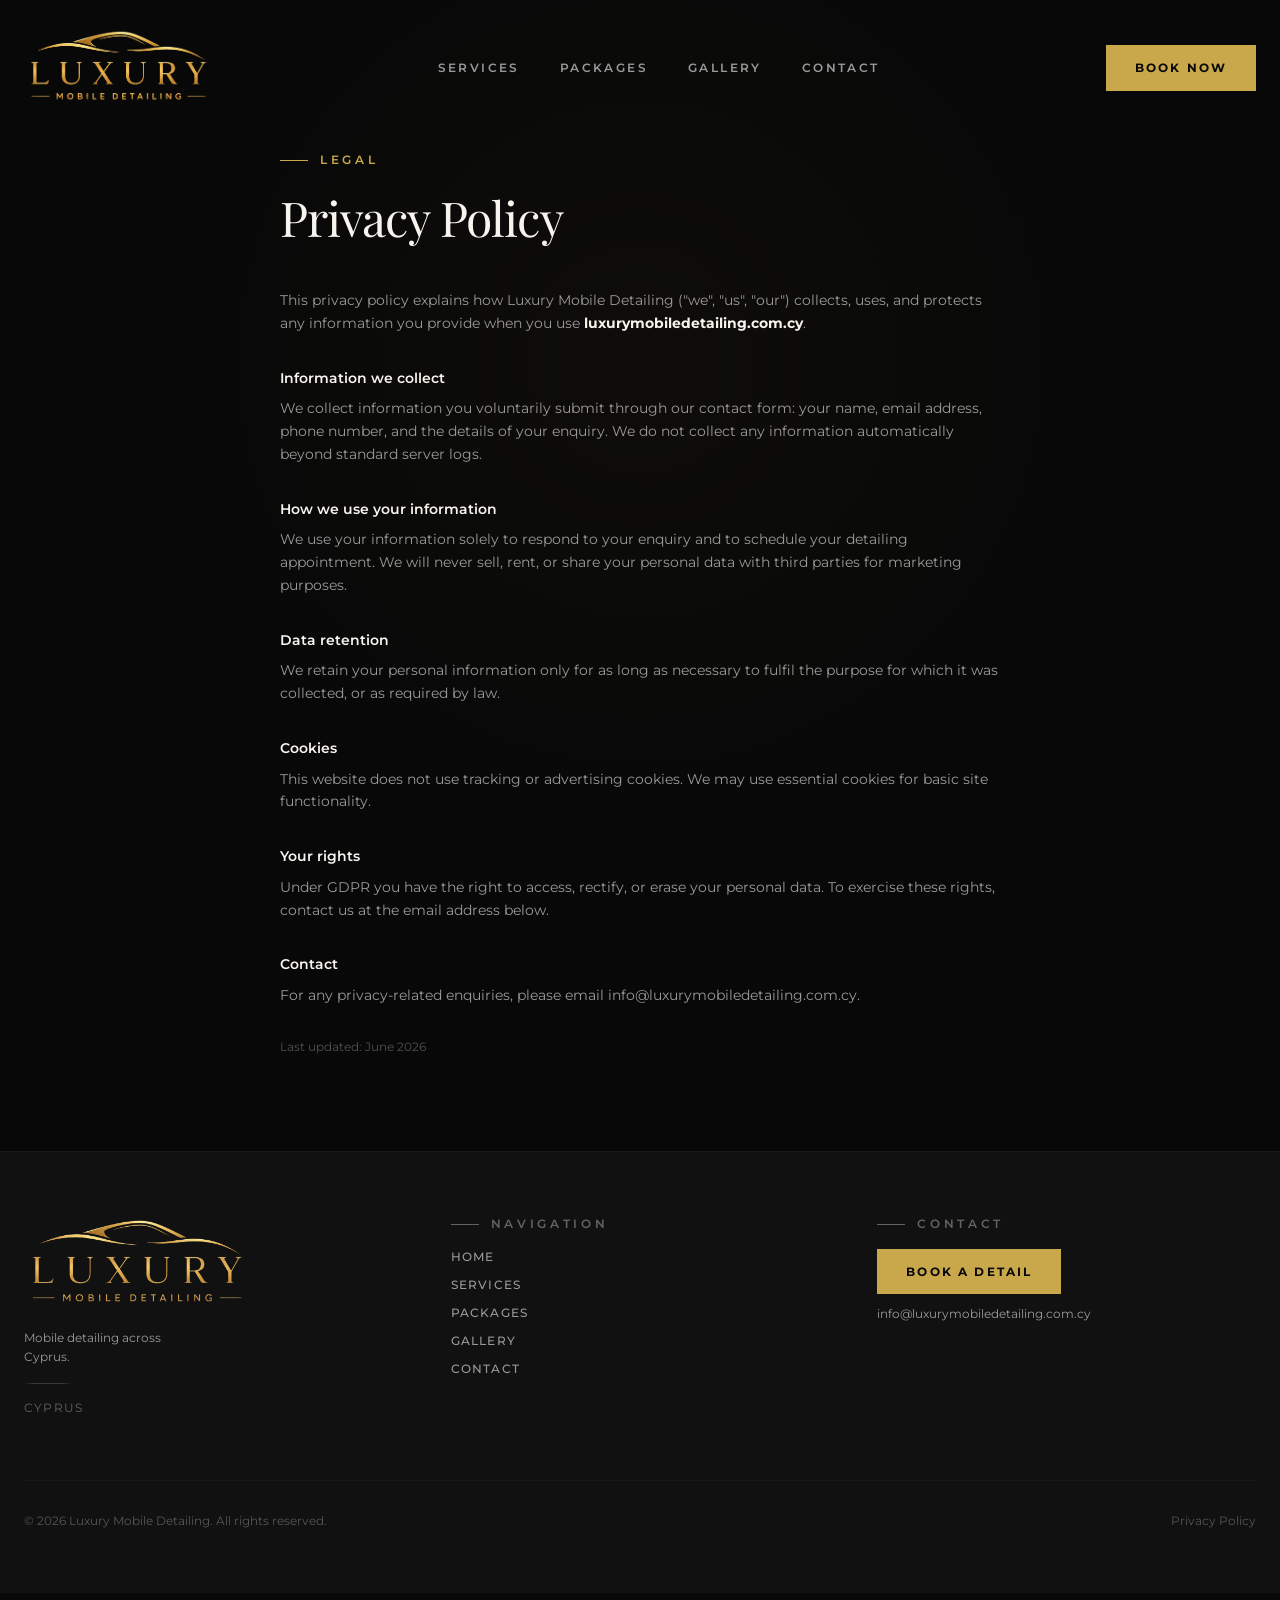
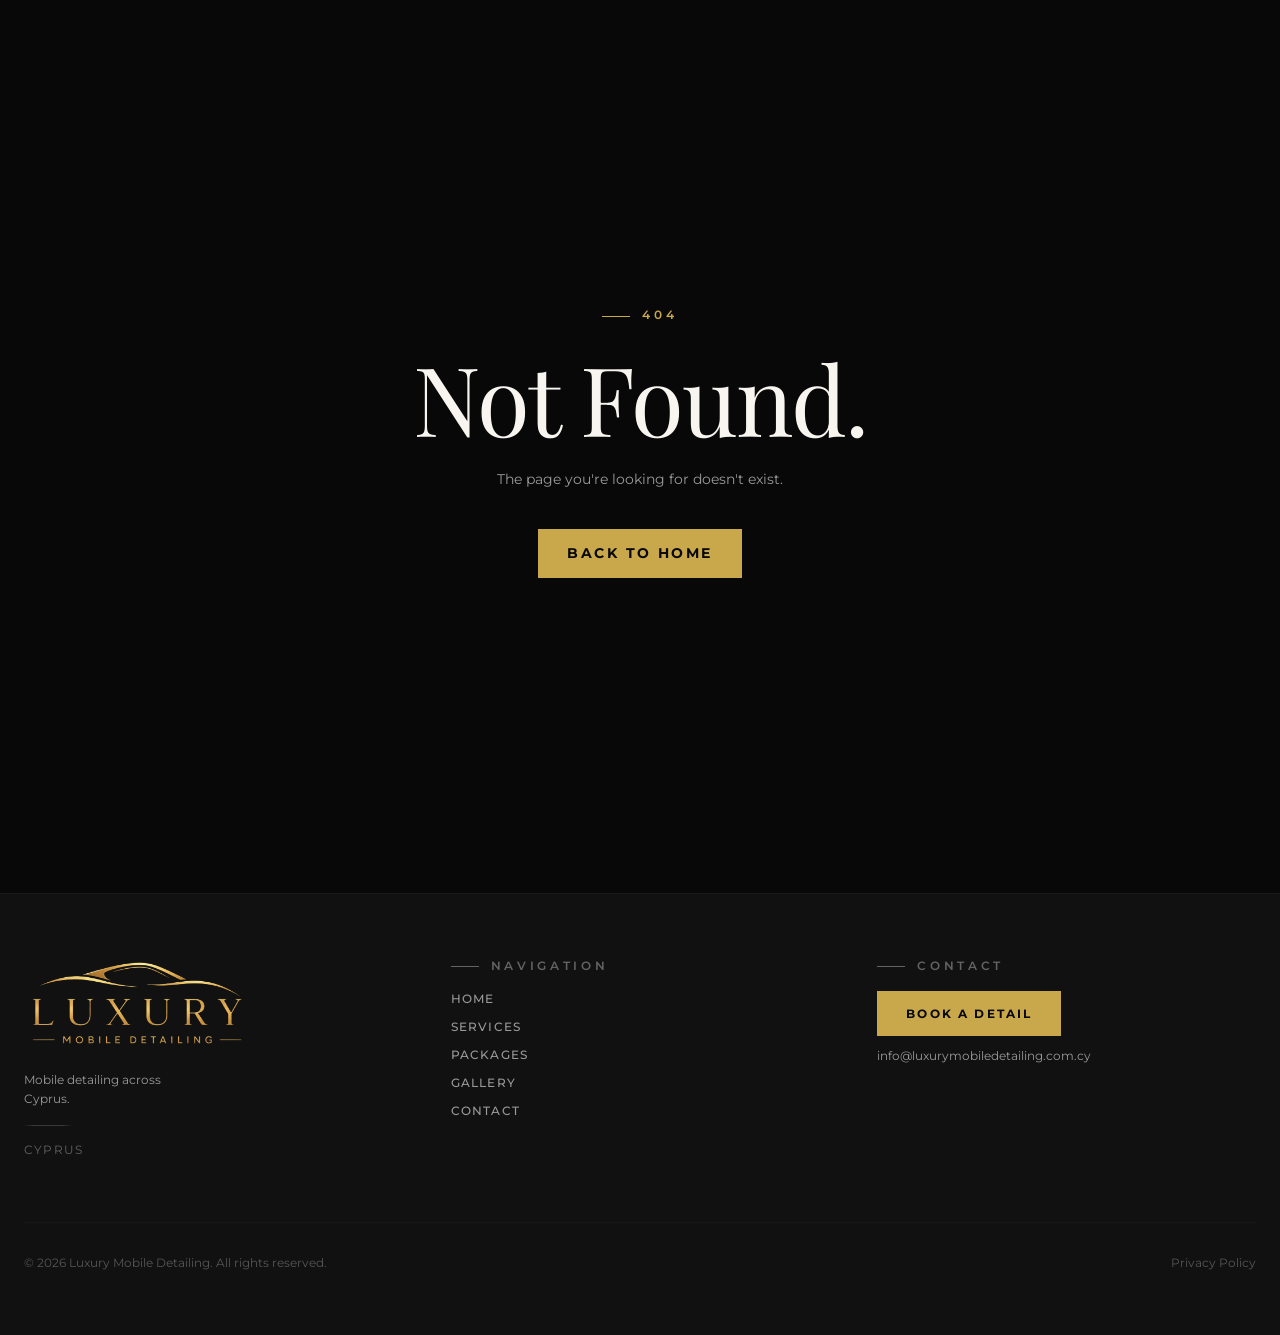
<file: privacy/index.html>
<!DOCTYPE html><html lang="en"><head><title data-rh="true">Privacy Policy | Luxury Mobile Detailing Cyprus</title><meta data-rh="true" name="description" content="Mobile car detailing in Cyprus. Washes, full detailing, paint correction, ceramic coating, and more. We come to your location."><meta data-rh="true" property="og:url" content="https://luxurymobiledetailing.com.cy/"><meta data-rh="true" property="og:title" content="Luxury Mobile Detailing | Mobile Car Detailing in Cyprus"><meta data-rh="true" property="og:description" content="Mobile car detailing in Cyprus. Washes, full detailing, paint correction, ceramic coating, and more. We come to your location."><meta data-rh="true" name="twitter:url" content="https://luxurymobiledetailing.com.cy/"><meta data-rh="true" name="twitter:title" content="Luxury Mobile Detailing | Mobile Car Detailing in Cyprus"><meta data-rh="true" name="twitter:description" content="Mobile car detailing in Cyprus. We come to your location."><meta data-rh="true" name="robots" content="noindex, follow"><link data-rh="true" rel="canonical" href="https://luxurymobiledetailing.com.cy/privacy"><script data-rh="true" type="application/ld+json">{"@context":"https://schema.org","@type":["LocalBusiness","AutoWash"],"@id":"https://luxurymobiledetailing.com.cy/#business","name":"Luxury Mobile Detailing","description":"Professional mobile car detailing service delivering showroom-quality results at your home or office. Paint correction, ceramic coating, interior detailing, and more.","url":"https://luxurymobiledetailing.com.cy","image":["https://luxurymobiledetailing.com.cy/Logo.png","https://luxurymobiledetailing.com.cy/og-image.jpg"],"priceRange":"€€€","sameAs":[]}</script><script data-rh="true" type="application/ld+json">{"@context":"https://schema.org","@type":"Organization","name":"Luxury Mobile Detailing","url":"https://luxurymobiledetailing.com.cy","logo":"https://luxurymobiledetailing.com.cy/Logo.png","sameAs":[],"contactPoint":{"@type":"ContactPoint","contactType":"customer service","availableLanguage":["English"]}}</script><script data-rh="true" type="application/ld+json">{"@context":"https://schema.org","@type":"WebSite","name":"Luxury Mobile Detailing","url":"https://luxurymobiledetailing.com.cy","publisher":{"@id":"https://luxurymobiledetailing.com.cy/#business"}}</script><script data-rh="true" type="application/ld+json">{"@context":"https://schema.org","@type":"ItemList","itemListElement":[{"@type":"SiteNavigationElement","position":1,"name":"Packages","description":"Basic In & Out Wash, Interior Deep Clean, Detailed Exterior Wash, Premium and Platinum Full Detailing","url":"https://luxurymobiledetailing.com.cy/packages"},{"@type":"SiteNavigationElement","position":2,"name":"Services","description":"Paint correction, ceramic coating, headlight restoration and maintenance membership","url":"https://luxurymobiledetailing.com.cy/services"},{"@type":"SiteNavigationElement","position":3,"name":"Gallery","description":"Before and after photos of our detailing work","url":"https://luxurymobiledetailing.com.cy/gallery"},{"@type":"SiteNavigationElement","position":4,"name":"Contact","description":"Book your mobile detailing appointment in Cyprus","url":"https://luxurymobiledetailing.com.cy/contact"}]}</script>
    <meta charset="UTF-8">
    <meta name="viewport" content="width=device-width, initial-scale=1.0, viewport-fit=cover">

    <!-- Favicons / icons -->
    <link rel="icon" type="image/svg+xml" href="/favicon.svg">
    <link rel="icon" type="image/png" sizes="32x32" href="/favicon-32.png">
    <link rel="icon" type="image/png" sizes="16x16" href="/favicon-16.png">
    <link rel="apple-touch-icon" sizes="180x180" href="/apple-touch-icon.png">
    <link rel="manifest" href="/site.webmanifest">

    <!-- Site-wide, immutable meta. Per-page <title>, description,
         canonical, robots, OG url/title/description and Twitter
         url/title/description are owned by React (DefaultMeta +
         per-page <Head>) so each pre-rendered route gets the right
         values. -->
    <meta name="author" content="Luxury Mobile Detailing">
    <meta name="language" content="English">

    <!-- Open Graph / Facebook — site-wide tags only.
         og:image / twitter:image URLs must match SITE_ORIGIN in src/shared/siteOrigin.ts -->
    <meta property="og:type" content="website">
    <meta property="og:image" content="https://luxurymobiledetailing.com.cy/og-image.jpg">
    <meta property="og:image:type" content="image/jpeg">
    <meta property="og:image:width" content="1200">
    <meta property="og:image:height" content="630">
    <meta property="og:image:alt" content="Luxury Mobile Detailing — mobile car detailing in Cyprus">
    <meta property="og:locale" content="en_US">
    <meta property="og:site_name" content="Luxury Mobile Detailing">

    <!-- Twitter Card — site-wide tags only. Twitter falls back to og:image
         if twitter:image is omitted, but explicit is clearer. -->
    <meta name="twitter:card" content="summary_large_image">
    <meta name="twitter:image" content="https://luxurymobiledetailing.com.cy/og-image.jpg">
    <meta name="twitter:image:alt" content="Luxury Mobile Detailing — mobile car detailing in Cyprus">

    <!-- PWA / mobile theme -->
    <meta name="theme-color" content="#080808">
    <meta name="color-scheme" content="dark">
    <meta name="apple-mobile-web-app-capable" content="yes">
    <meta name="mobile-web-app-capable" content="yes">
    <meta name="apple-mobile-web-app-status-bar-style" content="black-translucent">
    <meta name="apple-mobile-web-app-title" content="Luxury Detailing">
    <meta name="format-detection" content="telephone=yes">

    <!-- Critical inline CSS: prevents white flash before bundle loads and reserves layout -->
    <style>
      html,
      body {
        margin: 0;
        padding: 0;
        background-color: #080808;
        color: #F8F5F0;
        min-height: 100%;
        font-family: "Montserrat", system-ui, -apple-system, "Segoe UI", Roboto, sans-serif;
      }
      #root {
        min-height: 100vh;
      }
    </style>
    <script type="module" crossorigin="" src="/assets/app-ce6dd700.js"></script>
    <link rel="modulepreload" crossorigin="" href="/assets/vendor-b4936f23.js">
    <link rel="modulepreload" crossorigin="" href="/assets/react-e6a6115f.js">
    <link rel="modulepreload" crossorigin="" href="/assets/ui-916e68e1.js">
    <link rel="modulepreload" crossorigin="" href="/assets/framer-motion-b2f2394d.js">
    <link rel="stylesheet" href="/assets/index-04cbfae9.css">
  <link rel="preload" as="image" href="/assets/Logo-a2fcae50.png"><link rel="preload" as="font" type="font/woff2" href="/assets/playfair-display-latin-400-normal-1fe9ad5d.woff2" crossorigin=""><link rel="preload" as="font" type="font/woff2" href="/assets/playfair-display-latin-400-normal-3afd64d1.woff" crossorigin=""><link rel="preload" as="font" type="font/woff2" href="/assets/playfair-display-latin-400-italic-eabce94d.woff2" crossorigin=""><link rel="preload" as="font" type="font/woff2" href="/assets/playfair-display-latin-400-italic-cc638df9.woff" crossorigin=""><link rel="preload" as="font" type="font/woff2" href="/assets/playfair-display-latin-700-normal-28453852.woff2" crossorigin=""><link rel="preload" as="font" type="font/woff2" href="/assets/playfair-display-latin-700-normal-648a046d.woff" crossorigin=""><link rel="preload" as="font" type="font/woff2" href="/assets/playfair-display-latin-700-italic-de2f4041.woff2" crossorigin=""><link rel="preload" as="font" type="font/woff2" href="/assets/playfair-display-latin-700-italic-ac47baa5.woff" crossorigin=""><link rel="preload" as="font" type="font/woff2" href="/assets/montserrat-latin-400-normal-e66bcd27.woff2" crossorigin=""><link rel="preload" as="font" type="font/woff2" href="/assets/montserrat-latin-400-normal-6a7d6a30.woff" crossorigin=""><link rel="preload" as="font" type="font/woff2" href="/assets/montserrat-latin-500-normal-2b53300f.woff2" crossorigin=""><link rel="preload" as="font" type="font/woff2" href="/assets/montserrat-latin-500-normal-7ad98b2c.woff" crossorigin=""><link rel="preload" as="font" type="font/woff2" href="/assets/montserrat-latin-600-normal-d857325c.woff2" crossorigin=""><link rel="preload" as="font" type="font/woff2" href="/assets/montserrat-latin-600-normal-97ec5882.woff" crossorigin=""><link rel="preload" as="font" type="font/woff2" href="/assets/montserrat-latin-700-normal-f9d9e65b.woff2" crossorigin=""><link rel="preload" as="font" type="font/woff2" href="/assets/montserrat-latin-700-normal-ff51c769.woff" crossorigin=""><link rel="preload" as="font" type="font/woff2" href="/assets/montserrat-latin-800-normal-ba826fb8.woff2" crossorigin=""><link rel="preload" as="font" type="font/woff2" href="/assets/montserrat-latin-800-normal-26f9e611.woff" crossorigin=""><link rel="modulepreload" crossorigin="" href="/assets/PrivacyPage-65791e19.js"></head>
  <body>
    <div id="root" data-server-rendered="true"><a href="#main" class="skip-link">Skip to content</a><div class="app"><header class="fixed top-0 z-50 w-full transition-all duration-500 bg-transparent"><div class="mx-auto flex max-w-7xl items-center justify-between px-6 transition-all duration-500 py-7"><a aria-label="Luxury Mobile Detailing — home" class="group transition-all duration-500" href="/"><img src="/assets/Logo-a2fcae50.png" alt="Luxury Mobile Detailing" class="hidden object-contain transition-all duration-500 group-hover:opacity-80 sm:block h-20"><img src="/assets/Logo-a2fcae50.png" alt="Luxury Mobile Detailing" class="block object-contain transition-all duration-500 group-hover:opacity-80 sm:hidden h-10"></a><button class="relative z-50 flex h-10 w-10 items-center justify-center text-cream focus-visible:outline-none" aria-label="Open menu" aria-expanded="false"><svg xmlns="http://www.w3.org/2000/svg" fill="none" viewBox="0 0 24 24" stroke-width="1.5" stroke="currentColor" aria-hidden="true" data-slot="icon" class="h-6 w-6"><path stroke-linecap="round" stroke-linejoin="round" d="M3.75 6.75h16.5M3.75 12h16.5m-16.5 5.25h16.5"></path></svg></button></div></header><main id="main"><section class="bg-ink"><div class="mx-auto max-w-3xl px-6 pb-24 pt-36"><p class="eyebrow mb-6 text-gold-500">Legal</p><h1 class="display mb-12 text-5xl text-cream">Privacy Policy</h1><div class="flex flex-col gap-8 font-sans text-sm leading-relaxed text-stone"><p>This privacy policy explains how Luxury Mobile Detailing ("we", "us", "our") collects, uses, and protects any information you provide when you use<!-- --> <strong class="text-cream">luxurymobiledetailing.com.cy</strong>.</p><div class="flex flex-col gap-2"><h2 class="font-semibold text-cream">Information we collect</h2><p>We collect information you voluntarily submit through our contact form: your name, email address, phone number, and the details of your enquiry. We do not collect any information automatically beyond standard server logs.</p></div><div class="flex flex-col gap-2"><h2 class="font-semibold text-cream">How we use your information</h2><p>We use your information solely to respond to your enquiry and to schedule your detailing appointment. We will never sell, rent, or share your personal data with third parties for marketing purposes.</p></div><div class="flex flex-col gap-2"><h2 class="font-semibold text-cream">Data retention</h2><p>We retain your personal information only for as long as necessary to fulfil the purpose for which it was collected, or as required by law.</p></div><div class="flex flex-col gap-2"><h2 class="font-semibold text-cream">Cookies</h2><p>This website does not use tracking or advertising cookies. We may use essential cookies for basic site functionality.</p></div><div class="flex flex-col gap-2"><h2 class="font-semibold text-cream">Your rights</h2><p>Under GDPR you have the right to access, rectify, or erase your personal data. To exercise these rights, contact us at the email address below.</p></div><div class="flex flex-col gap-2"><h2 class="font-semibold text-cream">Contact</h2><p>For any privacy-related enquiries, please email info@luxurymobiledetailing.com.cy.</p></div><p class="text-xs text-stone/50">Last updated: June 2026</p></div></div></section></main><footer class="border-t border-steel/30 bg-charcoal"><div class="mx-auto max-w-7xl px-6 py-16"><div class="grid grid-cols-1 gap-12 sm:grid-cols-3"><div class="flex flex-col gap-4"><a aria-label="Luxury Mobile Detailing — home" href="/"><img src="/assets/Logo-a2fcae50.png" alt="Luxury Mobile Detailing" class="h-24 w-auto object-contain mix-blend-screen transition-opacity hover:opacity-80"></a><p class="font-sans text-xs leading-relaxed text-stone max-w-[18ch]">Mobile detailing across Cyprus.</p><div class="hairline w-12"></div><p class="font-sans text-xs tracking-widest text-stone/60 uppercase">Cyprus</p></div><div class="flex flex-col gap-4"><p class="eyebrow text-stone/60">Navigation</p><nav class="flex flex-col gap-3" aria-label="Footer navigation"><a class="w-fit font-sans text-xs font-medium tracking-widest text-stone uppercase transition-colors hover:text-gold-500" href="/">Home</a><a class="w-fit font-sans text-xs font-medium tracking-widest text-stone uppercase transition-colors hover:text-gold-500" href="/services">Services</a><a class="w-fit font-sans text-xs font-medium tracking-widest text-stone uppercase transition-colors hover:text-gold-500" href="/packages">Packages</a><a class="w-fit font-sans text-xs font-medium tracking-widest text-stone uppercase transition-colors hover:text-gold-500" href="/gallery">Gallery</a><a class="w-fit font-sans text-xs font-medium tracking-widest text-stone uppercase transition-colors hover:text-gold-500" href="/contact">Contact</a></nav></div><div class="flex flex-col gap-4"><p class="eyebrow text-stone/60">Contact</p><div class="flex flex-col gap-3"><a class="btn-primary w-fit text-xs" href="https://tidycal.com/luxurymobiledetailingcy" target="_blank" rel="noopener noreferrer">Book a Detail</a><a href="mailto:info@luxurymobiledetailing.com.cy" class="font-sans text-xs text-stone transition-colors hover:text-gold-500">info@<!-- -->luxurymobiledetailing.com.cy</a></div></div></div><div class="mt-16 flex flex-col items-center gap-3 border-t border-steel/20 pt-8 sm:flex-row sm:justify-between"><p class="font-sans text-xs text-stone/50">© <!-- -->2026<!-- --> Luxury Mobile Detailing. All rights reserved.</p><a class="font-sans text-xs text-stone/50 transition-colors hover:text-stone" href="/privacy">Privacy Policy</a></div></div></footer></div><script>window.__staticRouterHydrationData = JSON.parse("{\"loaderData\":{\"0\":null,\"0-5\":null},\"actionData\":null,\"errors\":null}");</script></div>
<script>window.__VITE_REACT_SSG_HASH__ = 's46sahb0pd'</script>
    
  

</body></html>
</file>
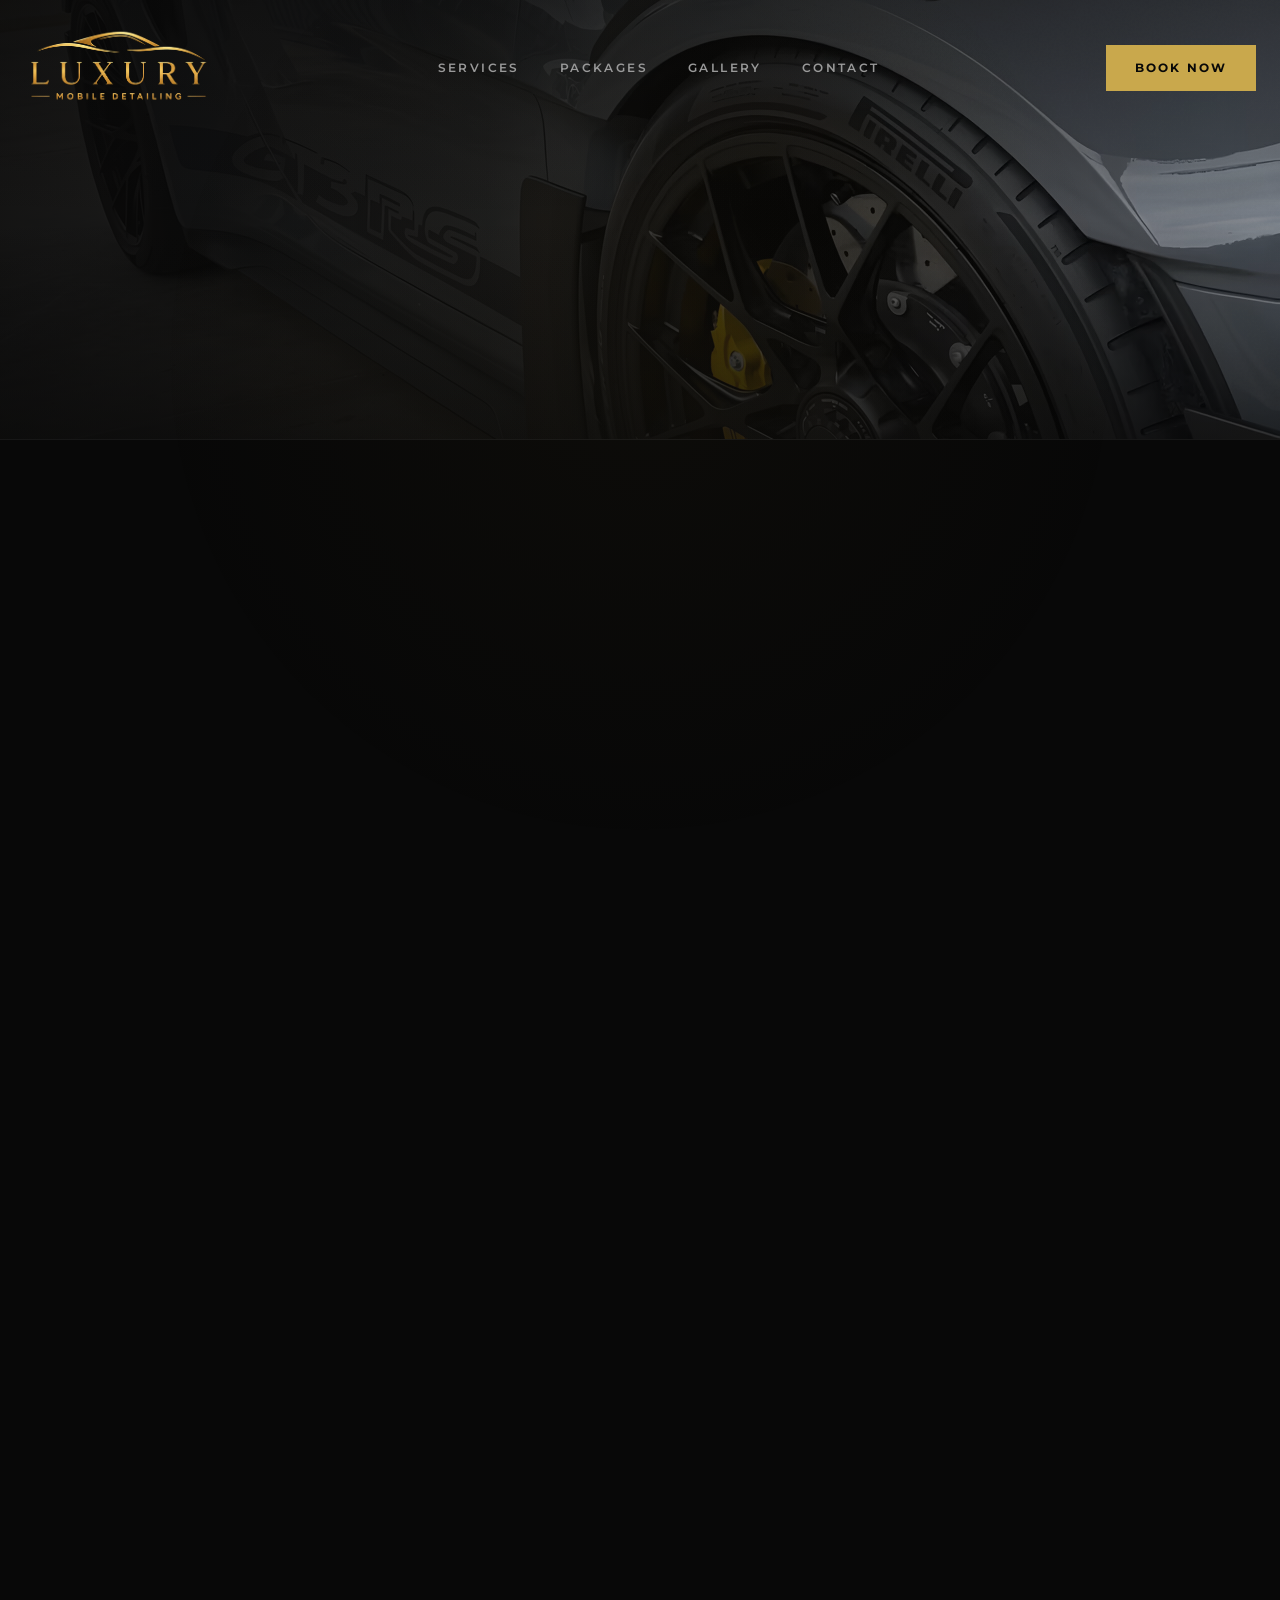
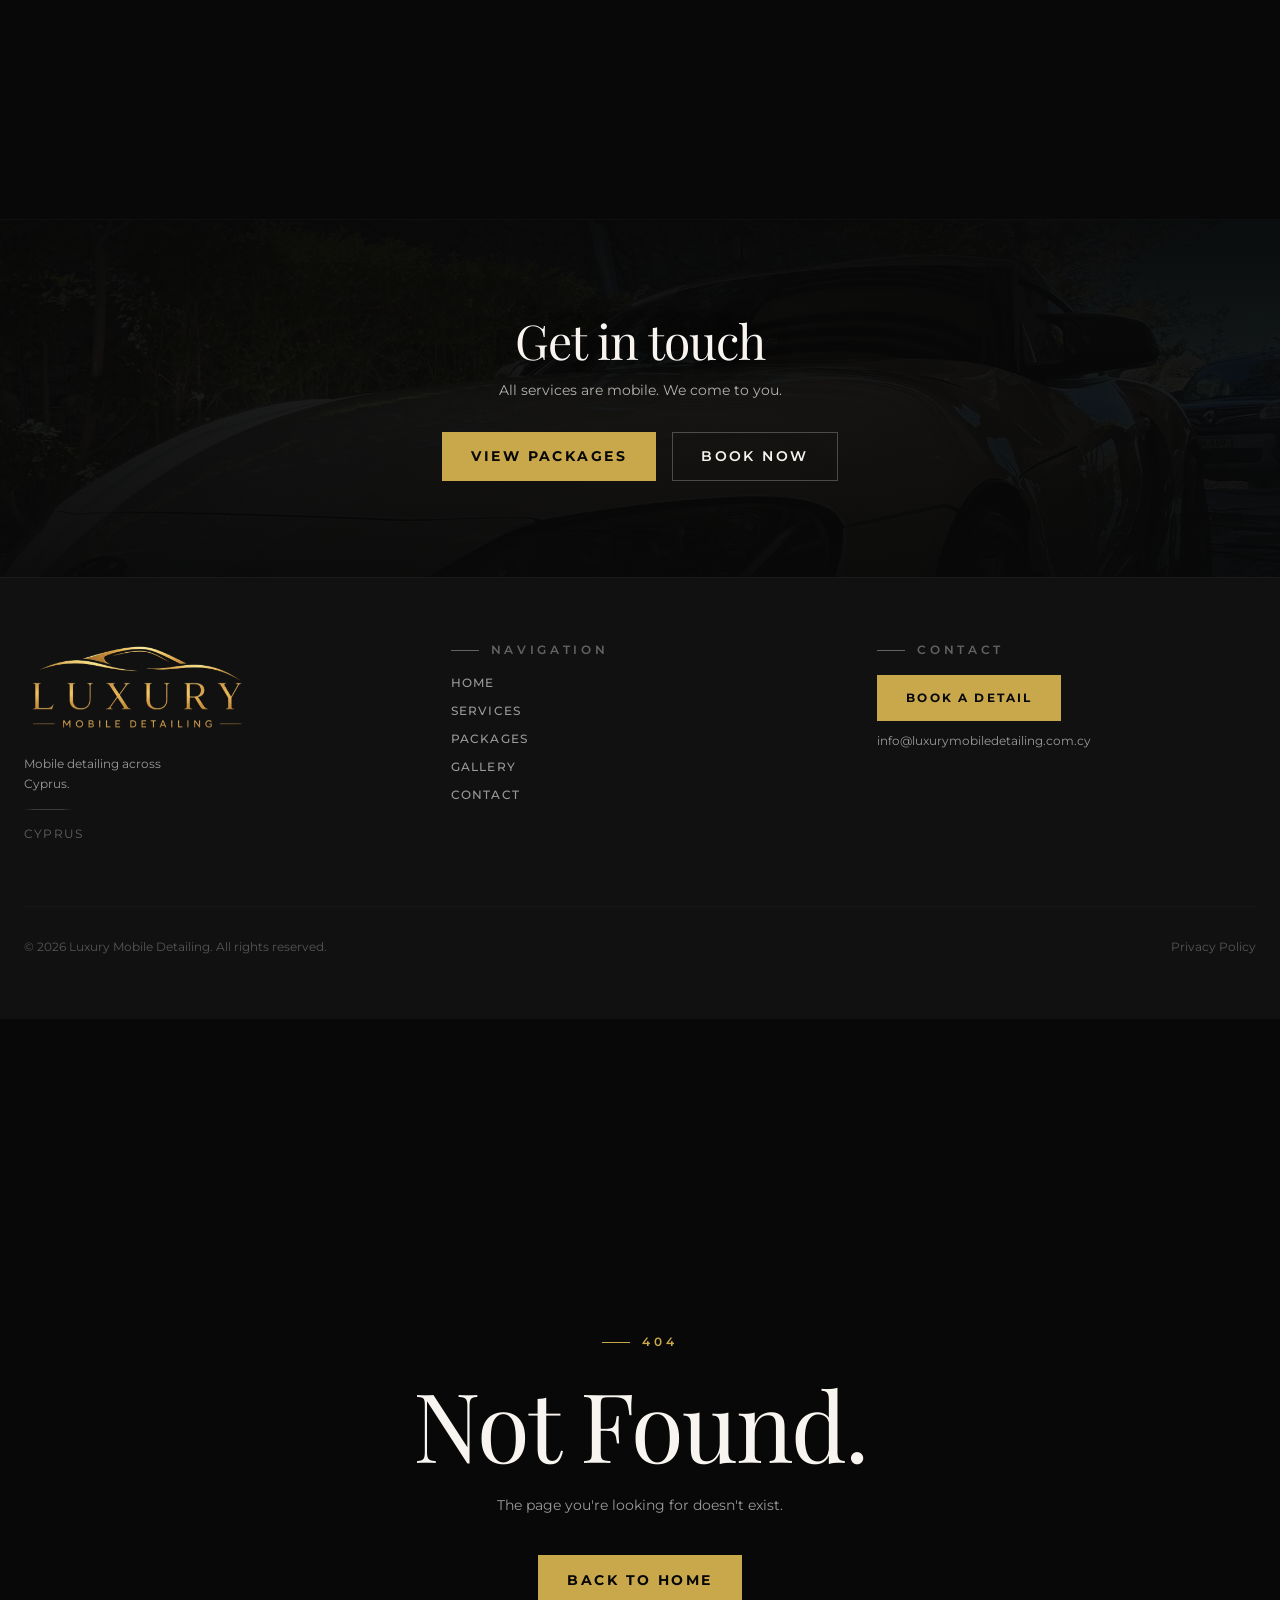
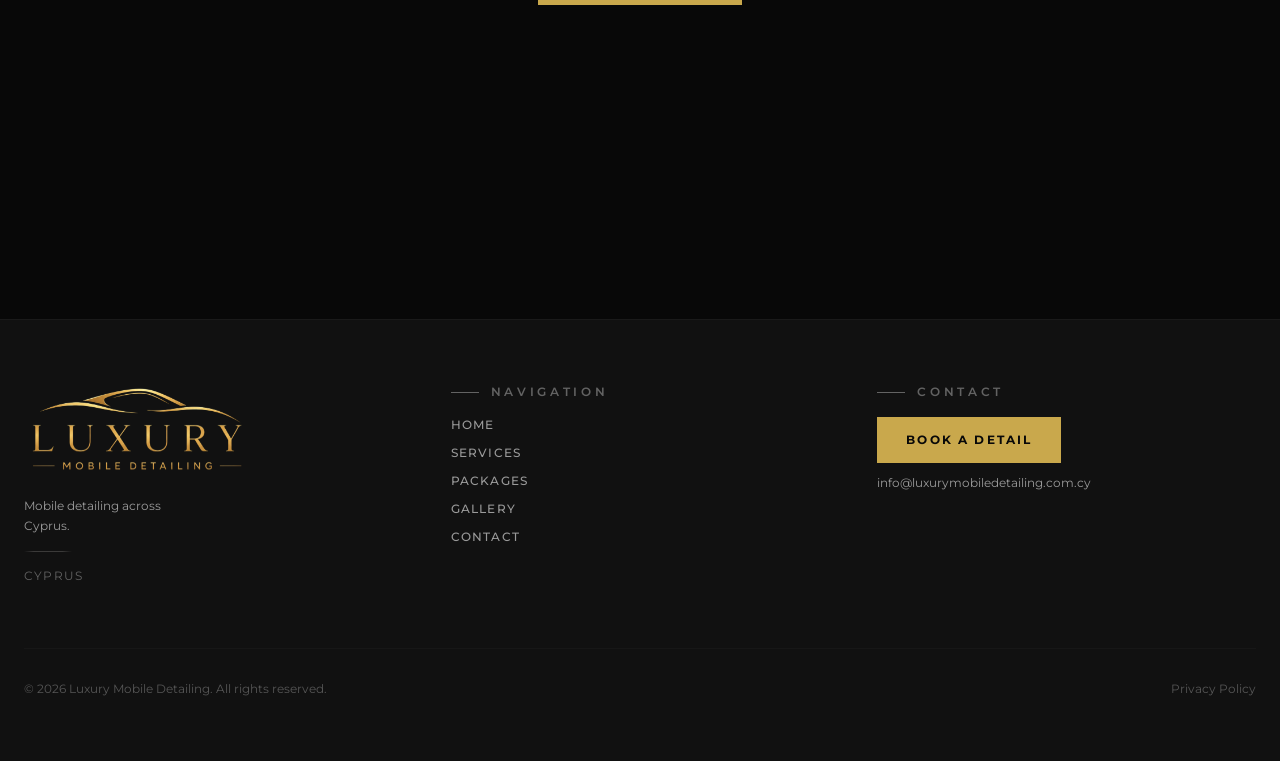
<file: services/index.html>
<!DOCTYPE html><html lang="en"><head><title data-rh="true">Specialist Detailing Services | Luxury Mobile Detailing Cyprus</title><meta data-rh="true" name="twitter:url" content="https://luxurymobiledetailing.com.cy/"><meta data-rh="true" name="twitter:title" content="Luxury Mobile Detailing | Mobile Car Detailing in Cyprus"><meta data-rh="true" name="twitter:description" content="Mobile car detailing in Cyprus. We come to your location."><meta data-rh="true" name="description" content="Paint correction, ceramic coating for all surfaces, interior polishing, plastic trim restoration, headlight restoration, and a maintenance membership. All performed at your location across Cyprus."><meta data-rh="true" name="robots" content="index, follow, max-image-preview:large, max-snippet:-1"><meta data-rh="true" property="og:url" content="https://luxurymobiledetailing.com.cy/services"><meta data-rh="true" property="og:title" content="Detailing Services | Luxury Mobile Detailing Cyprus"><meta data-rh="true" property="og:description" content="Paint correction, ceramic coating, headlight restoration, and more. Mobile across Cyprus."><link data-rh="true" rel="canonical" href="https://luxurymobiledetailing.com.cy/services"><script data-rh="true" type="application/ld+json">{"@context":"https://schema.org","@type":["LocalBusiness","AutoWash"],"@id":"https://luxurymobiledetailing.com.cy/#business","name":"Luxury Mobile Detailing","description":"Professional mobile car detailing service delivering showroom-quality results at your home or office. Paint correction, ceramic coating, interior detailing, and more.","url":"https://luxurymobiledetailing.com.cy","image":["https://luxurymobiledetailing.com.cy/Logo.png","https://luxurymobiledetailing.com.cy/og-image.jpg"],"priceRange":"€€€","sameAs":[]}</script><script data-rh="true" type="application/ld+json">{"@context":"https://schema.org","@type":"Organization","name":"Luxury Mobile Detailing","url":"https://luxurymobiledetailing.com.cy","logo":"https://luxurymobiledetailing.com.cy/Logo.png","sameAs":[],"contactPoint":{"@type":"ContactPoint","contactType":"customer service","availableLanguage":["English"]}}</script><script data-rh="true" type="application/ld+json">{"@context":"https://schema.org","@type":"WebSite","name":"Luxury Mobile Detailing","url":"https://luxurymobiledetailing.com.cy","publisher":{"@id":"https://luxurymobiledetailing.com.cy/#business"}}</script><script data-rh="true" type="application/ld+json">{"@context":"https://schema.org","@type":"ItemList","itemListElement":[{"@type":"SiteNavigationElement","position":1,"name":"Packages","description":"Basic In & Out Wash, Interior Deep Clean, Detailed Exterior Wash, Premium and Platinum Full Detailing","url":"https://luxurymobiledetailing.com.cy/packages"},{"@type":"SiteNavigationElement","position":2,"name":"Services","description":"Paint correction, ceramic coating, headlight restoration and maintenance membership","url":"https://luxurymobiledetailing.com.cy/services"},{"@type":"SiteNavigationElement","position":3,"name":"Gallery","description":"Before and after photos of our detailing work","url":"https://luxurymobiledetailing.com.cy/gallery"},{"@type":"SiteNavigationElement","position":4,"name":"Contact","description":"Book your mobile detailing appointment in Cyprus","url":"https://luxurymobiledetailing.com.cy/contact"}]}</script><script data-rh="true" type="application/ld+json">{"@context":"https://schema.org","@type":"Service","name":"Mobile Car Detailing","provider":{"@id":"https://luxurymobiledetailing.com.cy/#business"},"areaServed":{"@type":"Country","name":"Cyprus"},"hasOfferCatalog":{"@type":"OfferCatalog","name":"Detailing Services","itemListElement":[{"@type":"Offer","itemOffered":{"@type":"Service","name":"Exterior Detail"}},{"@type":"Offer","itemOffered":{"@type":"Service","name":"Interior Detail"}},{"@type":"Offer","itemOffered":{"@type":"Service","name":"Paint Correction"}},{"@type":"Offer","itemOffered":{"@type":"Service","name":"Ceramic Coating"}}]}}</script><script data-rh="true" type="application/ld+json">{"@context":"https://schema.org","@type":"BreadcrumbList","itemListElement":[{"@type":"ListItem","position":1,"name":"Home","item":"https://luxurymobiledetailing.com.cy/"},{"@type":"ListItem","position":2,"name":"Services","item":"https://luxurymobiledetailing.com.cy/services"}]}</script>
    <meta charset="UTF-8">
    <meta name="viewport" content="width=device-width, initial-scale=1.0, viewport-fit=cover">

    <!-- Favicons / icons -->
    <link rel="icon" type="image/svg+xml" href="/favicon.svg">
    <link rel="icon" type="image/png" sizes="32x32" href="/favicon-32.png">
    <link rel="icon" type="image/png" sizes="16x16" href="/favicon-16.png">
    <link rel="apple-touch-icon" sizes="180x180" href="/apple-touch-icon.png">
    <link rel="manifest" href="/site.webmanifest">

    <!-- Site-wide, immutable meta. Per-page <title>, description,
         canonical, robots, OG url/title/description and Twitter
         url/title/description are owned by React (DefaultMeta +
         per-page <Head>) so each pre-rendered route gets the right
         values. -->
    <meta name="author" content="Luxury Mobile Detailing">
    <meta name="language" content="English">

    <!-- Open Graph / Facebook — site-wide tags only.
         og:image / twitter:image URLs must match SITE_ORIGIN in src/shared/siteOrigin.ts -->
    <meta property="og:type" content="website">
    <meta property="og:image" content="https://luxurymobiledetailing.com.cy/og-image.jpg">
    <meta property="og:image:type" content="image/jpeg">
    <meta property="og:image:width" content="1200">
    <meta property="og:image:height" content="630">
    <meta property="og:image:alt" content="Luxury Mobile Detailing — mobile car detailing in Cyprus">
    <meta property="og:locale" content="en_US">
    <meta property="og:site_name" content="Luxury Mobile Detailing">

    <!-- Twitter Card — site-wide tags only. Twitter falls back to og:image
         if twitter:image is omitted, but explicit is clearer. -->
    <meta name="twitter:card" content="summary_large_image">
    <meta name="twitter:image" content="https://luxurymobiledetailing.com.cy/og-image.jpg">
    <meta name="twitter:image:alt" content="Luxury Mobile Detailing — mobile car detailing in Cyprus">

    <!-- PWA / mobile theme -->
    <meta name="theme-color" content="#080808">
    <meta name="color-scheme" content="dark">
    <meta name="apple-mobile-web-app-capable" content="yes">
    <meta name="mobile-web-app-capable" content="yes">
    <meta name="apple-mobile-web-app-status-bar-style" content="black-translucent">
    <meta name="apple-mobile-web-app-title" content="Luxury Detailing">
    <meta name="format-detection" content="telephone=yes">

    <!-- Critical inline CSS: prevents white flash before bundle loads and reserves layout -->
    <style>
      html,
      body {
        margin: 0;
        padding: 0;
        background-color: #080808;
        color: #F8F5F0;
        min-height: 100%;
        font-family: "Montserrat", system-ui, -apple-system, "Segoe UI", Roboto, sans-serif;
      }
      #root {
        min-height: 100vh;
      }
    </style>
    <script type="module" crossorigin="" src="/assets/app-ce6dd700.js"></script>
    <link rel="modulepreload" crossorigin="" href="/assets/vendor-b4936f23.js">
    <link rel="modulepreload" crossorigin="" href="/assets/react-e6a6115f.js">
    <link rel="modulepreload" crossorigin="" href="/assets/ui-916e68e1.js">
    <link rel="modulepreload" crossorigin="" href="/assets/framer-motion-b2f2394d.js">
    <link rel="stylesheet" href="/assets/index-04cbfae9.css">
  <link rel="preload" as="image" href="/assets/Logo-a2fcae50.png"><link rel="preload" as="font" type="font/woff2" href="/assets/playfair-display-latin-400-normal-1fe9ad5d.woff2" crossorigin=""><link rel="preload" as="font" type="font/woff2" href="/assets/playfair-display-latin-400-normal-3afd64d1.woff" crossorigin=""><link rel="preload" as="font" type="font/woff2" href="/assets/playfair-display-latin-400-italic-eabce94d.woff2" crossorigin=""><link rel="preload" as="font" type="font/woff2" href="/assets/playfair-display-latin-400-italic-cc638df9.woff" crossorigin=""><link rel="preload" as="font" type="font/woff2" href="/assets/playfair-display-latin-700-normal-28453852.woff2" crossorigin=""><link rel="preload" as="font" type="font/woff2" href="/assets/playfair-display-latin-700-normal-648a046d.woff" crossorigin=""><link rel="preload" as="font" type="font/woff2" href="/assets/playfair-display-latin-700-italic-de2f4041.woff2" crossorigin=""><link rel="preload" as="font" type="font/woff2" href="/assets/playfair-display-latin-700-italic-ac47baa5.woff" crossorigin=""><link rel="preload" as="font" type="font/woff2" href="/assets/montserrat-latin-400-normal-e66bcd27.woff2" crossorigin=""><link rel="preload" as="font" type="font/woff2" href="/assets/montserrat-latin-400-normal-6a7d6a30.woff" crossorigin=""><link rel="preload" as="font" type="font/woff2" href="/assets/montserrat-latin-500-normal-2b53300f.woff2" crossorigin=""><link rel="preload" as="font" type="font/woff2" href="/assets/montserrat-latin-500-normal-7ad98b2c.woff" crossorigin=""><link rel="preload" as="font" type="font/woff2" href="/assets/montserrat-latin-600-normal-d857325c.woff2" crossorigin=""><link rel="preload" as="font" type="font/woff2" href="/assets/montserrat-latin-600-normal-97ec5882.woff" crossorigin=""><link rel="preload" as="font" type="font/woff2" href="/assets/montserrat-latin-700-normal-f9d9e65b.woff2" crossorigin=""><link rel="preload" as="font" type="font/woff2" href="/assets/montserrat-latin-700-normal-ff51c769.woff" crossorigin=""><link rel="preload" as="font" type="font/woff2" href="/assets/montserrat-latin-800-normal-ba826fb8.woff2" crossorigin=""><link rel="preload" as="font" type="font/woff2" href="/assets/montserrat-latin-800-normal-26f9e611.woff" crossorigin=""><link rel="modulepreload" crossorigin="" href="/assets/ServicesPage-2678e2e2.js"></head>
  <body>
    <div id="root" data-server-rendered="true"><a href="#main" class="skip-link">Skip to content</a><div class="app"><header class="fixed top-0 z-50 w-full transition-all duration-500 bg-transparent"><div class="mx-auto flex max-w-7xl items-center justify-between px-6 transition-all duration-500 py-7"><a aria-label="Luxury Mobile Detailing — home" class="group transition-all duration-500" href="/"><img src="/assets/Logo-a2fcae50.png" alt="Luxury Mobile Detailing" class="hidden object-contain transition-all duration-500 group-hover:opacity-80 sm:block h-20"><img src="/assets/Logo-a2fcae50.png" alt="Luxury Mobile Detailing" class="block object-contain transition-all duration-500 group-hover:opacity-80 sm:hidden h-10"></a><button class="relative z-50 flex h-10 w-10 items-center justify-center text-cream focus-visible:outline-none" aria-label="Open menu" aria-expanded="false"><svg xmlns="http://www.w3.org/2000/svg" fill="none" viewBox="0 0 24 24" stroke-width="1.5" stroke="currentColor" aria-hidden="true" data-slot="icon" class="h-6 w-6"><path stroke-linecap="round" stroke-linejoin="round" d="M3.75 6.75h16.5M3.75 12h16.5m-16.5 5.25h16.5"></path></svg></button></div></header><main id="main"><section class="bg-ink"><div class="relative overflow-hidden border-b border-steel/20 bg-charcoal"><div class="absolute inset-0 min-h-[280px] sm:min-h-0"><picture class="block h-full w-full"><source type="image/avif" srcset="/images/porsche-gt3rs-wheel-400.avif 400w, /images/porsche-gt3rs-wheel-800.avif 800w, /images/porsche-gt3rs-wheel-1280.avif 1280w, /images/porsche-gt3rs-wheel-1920.avif 1920w, /images/porsche-gt3rs-wheel-2400.avif 2400w" sizes="100vw"><source type="image/webp" srcset="/images/porsche-gt3rs-wheel-400.webp 400w, /images/porsche-gt3rs-wheel-800.webp 800w, /images/porsche-gt3rs-wheel-1280.webp 1280w, /images/porsche-gt3rs-wheel-1920.webp 1920w, /images/porsche-gt3rs-wheel-2400.webp 2400w" sizes="100vw"><img src="/images/porsche-gt3rs-wheel-2400.jpg" srcset="/images/porsche-gt3rs-wheel-400.jpg 400w, /images/porsche-gt3rs-wheel-800.jpg 800w, /images/porsche-gt3rs-wheel-1280.jpg 1280w, /images/porsche-gt3rs-wheel-1920.jpg 1920w, /images/porsche-gt3rs-wheel-2400.jpg 2400w" sizes="100vw" alt="Porsche 911 GT3 RS profile with yellow brake calipers and forged wheels after a full detail" loading="eager" decoding="async" fetchpriority="high" class="h-full w-full object-cover object-[65%_center] md:object-[60%_center]"></picture></div><div aria-hidden="true" class="absolute inset-0" style="background:linear-gradient(90deg, rgba(8,8,8,0.94) 0%, rgba(8,8,8,0.86) 38%, rgba(8,8,8,0.58) 72%, rgba(8,8,8,0.42) 100%)"></div><div aria-hidden="true" class="absolute inset-0 md:hidden" style="background:linear-gradient(180deg, rgba(8,8,8,0.5) 0%, rgba(8,8,8,0.2) 50%, rgba(8,8,8,0.65) 100%)"></div><div aria-hidden="true" class="absolute inset-0 hidden md:block" style="background:linear-gradient(180deg, rgba(8,8,8,0.4) 0%, rgba(8,8,8,0) 50%, rgba(8,8,8,0.6) 100%)"></div><div aria-hidden="true" class="grain absolute inset-0"></div><div class="relative mx-auto max-w-7xl px-6 pb-14 pt-28 xs:pb-16 xs:pt-32 sm:pb-20 sm:pt-36 md:pt-40"><p class="eyebrow mb-5 text-gold-500 sm:mb-6" style="opacity:0;transform:translateY(16px) translateZ(0)">Specialist Services</p><h1 class="display max-w-2xl text-shadow-deep text-[clamp(2.4rem,8vw,5rem)] text-cream" style="opacity:0;transform:translateY(20px) translateZ(0)">Specialist<!-- --> <em class="text-gold-500">Services.</em></h1><div class="mt-5 max-w-xl font-sans text-sm leading-relaxed text-cream/85 sm:mt-6" style="opacity:0;transform:translateY(16px) translateZ(0)">Correction, protection, and restoration — available individually or combined with any detailing package.</div></div></div><div class="divide-y divide-steel/20"><div style="opacity:0;transform:translateY(24px) translateZ(0)"><div class="mx-auto max-w-7xl px-6 py-20 sm:py-24"><div class="grid grid-cols-1 gap-12 lg:grid-cols-12 lg:gap-16"><div class="lg:col-span-5 lg:order-2"><div class="relative aspect-[4/5] overflow-hidden bg-ash"><picture class="block h-full w-full" style="background-image:url([data-uri]);background-size:cover;background-position:center"><source type="image/avif" srcset="/images/polishing-rig-400.avif 400w, /images/polishing-rig-800.avif 800w, /images/polishing-rig-1280.avif 1280w, /images/polishing-rig-1920.avif 1920w" sizes="(min-width: 1280px) 40vw, (min-width: 1060px) 45vw, 100vw"><source type="image/webp" srcset="/images/polishing-rig-400.webp 400w, /images/polishing-rig-800.webp 800w, /images/polishing-rig-1280.webp 1280w, /images/polishing-rig-1920.webp 1920w" sizes="(min-width: 1280px) 40vw, (min-width: 1060px) 45vw, 100vw"><img src="/images/polishing-rig-1920.jpg" srcset="/images/polishing-rig-400.jpg 400w, /images/polishing-rig-800.jpg 800w, /images/polishing-rig-1280.jpg 1280w, /images/polishing-rig-1920.jpg 1920w" sizes="(min-width: 1280px) 40vw, (min-width: 1060px) 45vw, 100vw" alt="Dual-action and rotary polishers with cutting and finishing pads, ready for paint correction" loading="lazy" decoding="async" class="h-full w-full object-cover"></picture><div aria-hidden="true" class="pointer-events-none absolute inset-0" style="background:linear-gradient(180deg, rgba(8,8,8,0) 65%, rgba(8,8,8,0.6) 100%)"></div><div class="absolute bottom-4 left-4 flex items-center gap-2"><span class="h-px w-4 bg-gold-500"></span><p class="font-sans text-[0.55rem] font-semibold tracking-[0.3em] text-gold-500 uppercase">Paint Correction</p></div></div></div><div class="flex flex-col gap-5 lg:col-span-7 lg:order-1"><div class="h-px w-full bg-steel/30"></div><div><h2 class="display text-4xl text-cream sm:text-5xl">Paint Correction</h2></div><p class="font-sans text-sm leading-relaxed text-stone">Over time, vehicle paint develops swirl marks, fine scratches, oxidation, and other imperfections that reduce its shine and overall appearance. Our paint correction process carefully removes these defects to restore depth, clarity, and gloss, bringing your vehicle's finish back to its best condition. The result is a smoother, richer, mirror-like finish that enhances the vehicle's appearance and prepares the surface for long-term protection.</p><div class="mt-2 flex flex-col gap-3"><ul class="grid grid-cols-1 gap-x-8 gap-y-2 sm:grid-cols-2"><li class="flex items-center gap-3 border-b border-steel/20 py-2 font-sans text-sm text-stone last:border-0"><span class="h-px w-3 flex-shrink-0 bg-gold-500"></span>Paint depth measurement</li><li class="flex items-center gap-3 border-b border-steel/20 py-2 font-sans text-sm text-stone last:border-0"><span class="h-px w-3 flex-shrink-0 bg-gold-500"></span>Single or multi-stage machine polish</li><li class="flex items-center gap-3 border-b border-steel/20 py-2 font-sans text-sm text-stone last:border-0"><span class="h-px w-3 flex-shrink-0 bg-gold-500"></span>Swirl mark removal</li><li class="flex items-center gap-3 border-b border-steel/20 py-2 font-sans text-sm text-stone last:border-0"><span class="h-px w-3 flex-shrink-0 bg-gold-500"></span>Fine scratch correction</li><li class="flex items-center gap-3 border-b border-steel/20 py-2 font-sans text-sm text-stone last:border-0"><span class="h-px w-3 flex-shrink-0 bg-gold-500"></span>Oxidation &amp; water spot removal</li><li class="flex items-center gap-3 border-b border-steel/20 py-2 font-sans text-sm text-stone last:border-0"><span class="h-px w-3 flex-shrink-0 bg-gold-500"></span>Pre-wax surface preparation</li></ul></div></div></div></div></div><div style="opacity:0;transform:translateY(24px) translateZ(0)"><div class="mx-auto max-w-7xl px-6 py-20 sm:py-24"><div class="grid grid-cols-1 gap-12 lg:grid-cols-12 lg:gap-16"><div class="lg:col-span-5 lg:order-1"><div class="relative aspect-[4/5] overflow-hidden bg-ash"><picture class="block h-full w-full" style="background-image:url([data-uri]);background-size:cover;background-position:center"><source type="image/avif" srcset="/images/porsche-gt3rs-wheel-400.avif 400w, /images/porsche-gt3rs-wheel-800.avif 800w, /images/porsche-gt3rs-wheel-1280.avif 1280w, /images/porsche-gt3rs-wheel-1920.avif 1920w, /images/porsche-gt3rs-wheel-2400.avif 2400w" sizes="(min-width: 1280px) 40vw, (min-width: 1060px) 45vw, 100vw"><source type="image/webp" srcset="/images/porsche-gt3rs-wheel-400.webp 400w, /images/porsche-gt3rs-wheel-800.webp 800w, /images/porsche-gt3rs-wheel-1280.webp 1280w, /images/porsche-gt3rs-wheel-1920.webp 1920w, /images/porsche-gt3rs-wheel-2400.webp 2400w" sizes="(min-width: 1280px) 40vw, (min-width: 1060px) 45vw, 100vw"><img src="/images/porsche-gt3rs-wheel-2400.jpg" srcset="/images/porsche-gt3rs-wheel-400.jpg 400w, /images/porsche-gt3rs-wheel-800.jpg 800w, /images/porsche-gt3rs-wheel-1280.jpg 1280w, /images/porsche-gt3rs-wheel-1920.jpg 1920w, /images/porsche-gt3rs-wheel-2400.jpg 2400w" sizes="(min-width: 1280px) 40vw, (min-width: 1060px) 45vw, 100vw" alt="Porsche 911 GT3 RS profile with yellow brake calipers and forged wheels after a full detail" loading="lazy" decoding="async" class="h-full w-full object-cover"></picture><div aria-hidden="true" class="pointer-events-none absolute inset-0" style="background:linear-gradient(180deg, rgba(8,8,8,0) 65%, rgba(8,8,8,0.6) 100%)"></div><div class="absolute bottom-4 left-4 flex items-center gap-2"><span class="h-px w-4 bg-gold-500"></span><p class="font-sans text-[0.55rem] font-semibold tracking-[0.3em] text-gold-500 uppercase">Ceramic Coating</p></div></div></div><div class="flex flex-col gap-5 lg:col-span-7 lg:order-2"><div class="h-px w-full bg-steel/30"></div><div><p class="eyebrow mb-2 text-gold-500/80">Interior &amp; exterior surfaces.</p><h2 class="display text-4xl text-cream sm:text-5xl">Ceramic Coating</h2></div><p class="font-sans text-sm leading-relaxed text-stone">Our premium ceramic coating provides long-lasting protection for both your vehicle's interior and exterior surfaces. Applied to paintwork, glass, wheels, trim, leather, plastics, and fabrics, it creates a durable protective layer that repels water, dirt, UV rays, and everyday contaminants. The coating enhances gloss, simplifies maintenance, and helps preserve your vehicle's appearance, keeping it cleaner, protected, and looking its best for years to come.</p><div class="mt-2 flex flex-col gap-3"><p class="font-sans text-[0.65rem] font-semibold tracking-[0.25em] text-stone/60 uppercase">Applicable surfaces</p><ul class="grid grid-cols-1 gap-x-8 gap-y-2 sm:grid-cols-2"><li class="flex items-center gap-3 border-b border-steel/20 py-2 font-sans text-sm text-stone last:border-0"><span class="h-px w-3 flex-shrink-0 bg-gold-500"></span>Paint</li><li class="flex items-center gap-3 border-b border-steel/20 py-2 font-sans text-sm text-stone last:border-0"><span class="h-px w-3 flex-shrink-0 bg-gold-500"></span>Glass</li><li class="flex items-center gap-3 border-b border-steel/20 py-2 font-sans text-sm text-stone last:border-0"><span class="h-px w-3 flex-shrink-0 bg-gold-500"></span>Plastic trim</li><li class="flex items-center gap-3 border-b border-steel/20 py-2 font-sans text-sm text-stone last:border-0"><span class="h-px w-3 flex-shrink-0 bg-gold-500"></span>Wheels</li><li class="flex items-center gap-3 border-b border-steel/20 py-2 font-sans text-sm text-stone last:border-0"><span class="h-px w-3 flex-shrink-0 bg-gold-500"></span>Headlights</li><li class="flex items-center gap-3 border-b border-steel/20 py-2 font-sans text-sm text-stone last:border-0"><span class="h-px w-3 flex-shrink-0 bg-gold-500"></span>Matte surfaces</li><li class="flex items-center gap-3 border-b border-steel/20 py-2 font-sans text-sm text-stone last:border-0"><span class="h-px w-3 flex-shrink-0 bg-gold-500"></span>Leather</li><li class="flex items-center gap-3 border-b border-steel/20 py-2 font-sans text-sm text-stone last:border-0"><span class="h-px w-3 flex-shrink-0 bg-gold-500"></span>Alcantara</li><li class="flex items-center gap-3 border-b border-steel/20 py-2 font-sans text-sm text-stone last:border-0"><span class="h-px w-3 flex-shrink-0 bg-gold-500"></span>Fabric</li></ul></div></div></div></div></div><div style="opacity:0;transform:translateY(24px) translateZ(0)"><div class="mx-auto max-w-7xl px-6 py-20 sm:py-24"><div class="grid grid-cols-1 gap-12 lg:grid-cols-12 lg:gap-16"><div class="lg:col-span-5 lg:order-2"><div class="relative aspect-[4/5] overflow-hidden bg-ash"><picture class="block h-full w-full" style="background-image:url([data-uri]);background-size:cover;background-position:center"><source type="image/avif" srcset="/images/bmw-console-400.avif 400w, /images/bmw-console-800.avif 800w, /images/bmw-console-1280.avif 1280w, /images/bmw-console-1920.avif 1920w" sizes="(min-width: 1280px) 40vw, (min-width: 1060px) 45vw, 100vw"><source type="image/webp" srcset="/images/bmw-console-400.webp 400w, /images/bmw-console-800.webp 800w, /images/bmw-console-1280.webp 1280w, /images/bmw-console-1920.webp 1920w" sizes="(min-width: 1280px) 40vw, (min-width: 1060px) 45vw, 100vw"><img src="/images/bmw-console-1920.jpg" srcset="/images/bmw-console-400.jpg 400w, /images/bmw-console-800.jpg 800w, /images/bmw-console-1280.jpg 1280w, /images/bmw-console-1920.jpg 1920w" sizes="(min-width: 1280px) 40vw, (min-width: 1060px) 45vw, 100vw" alt="BMW centre console with carbon trim after interior polish" loading="lazy" decoding="async" class="h-full w-full object-cover"></picture><div aria-hidden="true" class="pointer-events-none absolute inset-0" style="background:linear-gradient(180deg, rgba(8,8,8,0) 65%, rgba(8,8,8,0.6) 100%)"></div><div class="absolute bottom-4 left-4 flex items-center gap-2"><span class="h-px w-4 bg-gold-500"></span><p class="font-sans text-[0.55rem] font-semibold tracking-[0.3em] text-gold-500 uppercase">Interior Polishing</p></div></div></div><div class="flex flex-col gap-5 lg:col-span-7 lg:order-1"><div class="h-px w-full bg-steel/30"></div><div><h2 class="display text-4xl text-cream sm:text-5xl">Interior Polishing</h2></div><p class="font-sans text-sm leading-relaxed text-stone">Dashboard plastics, door cards, centre console, and trim panels fade and scratch over time. We remove fine scratches and scuffs from hard plastic and gloss trim, restoring colour and clarity throughout the cabin.</p><div class="mt-2 flex flex-col gap-3"><ul class="grid grid-cols-1 gap-x-8 gap-y-2 sm:grid-cols-2"><li class="flex items-center gap-3 border-b border-steel/20 py-2 font-sans text-sm text-stone last:border-0"><span class="h-px w-3 flex-shrink-0 bg-gold-500"></span>Dashboard &amp; console polishing</li><li class="flex items-center gap-3 border-b border-steel/20 py-2 font-sans text-sm text-stone last:border-0"><span class="h-px w-3 flex-shrink-0 bg-gold-500"></span>Door card trim restoration</li><li class="flex items-center gap-3 border-b border-steel/20 py-2 font-sans text-sm text-stone last:border-0"><span class="h-px w-3 flex-shrink-0 bg-gold-500"></span>Gloss trim scratch removal</li><li class="flex items-center gap-3 border-b border-steel/20 py-2 font-sans text-sm text-stone last:border-0"><span class="h-px w-3 flex-shrink-0 bg-gold-500"></span>Plastic surface correction</li><li class="flex items-center gap-3 border-b border-steel/20 py-2 font-sans text-sm text-stone last:border-0"><span class="h-px w-3 flex-shrink-0 bg-gold-500"></span>UV-protective dressing applied</li></ul></div></div></div></div></div><div style="opacity:0;transform:translateY(24px) translateZ(0)"><div class="mx-auto max-w-7xl px-6 py-20 sm:py-24"><div class="grid grid-cols-1 gap-12 lg:grid-cols-12 lg:gap-16"><div class="lg:col-span-5 lg:order-1"><div class="relative aspect-[4/5] overflow-hidden bg-ash"><picture class="block h-full w-full" style="background-image:url([data-uri]);background-size:cover;background-position:center"><source type="image/avif" srcset="/images/g-wagen-rear-400.avif 400w, /images/g-wagen-rear-800.avif 800w, /images/g-wagen-rear-1280.avif 1280w, /images/g-wagen-rear-1920.avif 1920w" sizes="(min-width: 1280px) 40vw, (min-width: 1060px) 45vw, 100vw"><source type="image/webp" srcset="/images/g-wagen-rear-400.webp 400w, /images/g-wagen-rear-800.webp 800w, /images/g-wagen-rear-1280.webp 1280w, /images/g-wagen-rear-1920.webp 1920w" sizes="(min-width: 1280px) 40vw, (min-width: 1060px) 45vw, 100vw"><img src="/images/g-wagen-rear-1920.jpg" srcset="/images/g-wagen-rear-400.jpg 400w, /images/g-wagen-rear-800.jpg 800w, /images/g-wagen-rear-1280.jpg 1280w, /images/g-wagen-rear-1920.jpg 1920w" sizes="(min-width: 1280px) 40vw, (min-width: 1060px) 45vw, 100vw" alt="Mercedes-AMG G63 in matte olive — rear view after mobile detailing" loading="lazy" decoding="async" class="h-full w-full object-cover"></picture><div aria-hidden="true" class="pointer-events-none absolute inset-0" style="background:linear-gradient(180deg, rgba(8,8,8,0) 65%, rgba(8,8,8,0.6) 100%)"></div><div class="absolute bottom-4 left-4 flex items-center gap-2"><span class="h-px w-4 bg-gold-500"></span><p class="font-sans text-[0.55rem] font-semibold tracking-[0.3em] text-gold-500 uppercase">Plastic Trim Restoration</p></div></div></div><div class="flex flex-col gap-5 lg:col-span-7 lg:order-2"><div class="h-px w-full bg-steel/30"></div><div><h2 class="display text-4xl text-cream sm:text-5xl">Plastic Trim Restoration</h2></div><p class="font-sans text-sm leading-relaxed text-stone">Exterior plastic trim fades and turns grey with UV exposure. We apply a professional-grade treatment that chemically bonds to the surface, restoring colour and providing UV protection to prevent future fading.</p><div class="mt-2 flex flex-col gap-3"><ul class="grid grid-cols-1 gap-x-8 gap-y-2 sm:grid-cols-2"><li class="flex items-center gap-3 border-b border-steel/20 py-2 font-sans text-sm text-stone last:border-0"><span class="h-px w-3 flex-shrink-0 bg-gold-500"></span>Exterior trim degreasing</li><li class="flex items-center gap-3 border-b border-steel/20 py-2 font-sans text-sm text-stone last:border-0"><span class="h-px w-3 flex-shrink-0 bg-gold-500"></span>Surface preparation</li><li class="flex items-center gap-3 border-b border-steel/20 py-2 font-sans text-sm text-stone last:border-0"><span class="h-px w-3 flex-shrink-0 bg-gold-500"></span>Professional-grade trim restorer</li><li class="flex items-center gap-3 border-b border-steel/20 py-2 font-sans text-sm text-stone last:border-0"><span class="h-px w-3 flex-shrink-0 bg-gold-500"></span>UV protection bonded to surface</li><li class="flex items-center gap-3 border-b border-steel/20 py-2 font-sans text-sm text-stone last:border-0"><span class="h-px w-3 flex-shrink-0 bg-gold-500"></span>Wheel arches, door trims, bumpers</li></ul></div></div></div></div></div><div style="opacity:0;transform:translateY(24px) translateZ(0)"><div class="mx-auto max-w-7xl px-6 py-20 sm:py-24"><div class="grid grid-cols-1 gap-12 lg:grid-cols-12 lg:gap-16"><div class="lg:col-span-5 lg:order-2"><div class="relative aspect-[4/5] overflow-hidden bg-ash"><picture class="block h-full w-full" style="background-image:url([data-uri]);background-size:cover;background-position:center"><source type="image/avif" srcset="/images/supra-front-400.avif 400w, /images/supra-front-800.avif 800w, /images/supra-front-1280.avif 1280w, /images/supra-front-1920.avif 1920w" sizes="(min-width: 1280px) 40vw, (min-width: 1060px) 45vw, 100vw"><source type="image/webp" srcset="/images/supra-front-400.webp 400w, /images/supra-front-800.webp 800w, /images/supra-front-1280.webp 1280w, /images/supra-front-1920.webp 1920w" sizes="(min-width: 1280px) 40vw, (min-width: 1060px) 45vw, 100vw"><img src="/images/supra-front-1920.jpg" srcset="/images/supra-front-400.jpg 400w, /images/supra-front-800.jpg 800w, /images/supra-front-1280.jpg 1280w, /images/supra-front-1920.jpg 1920w" sizes="(min-width: 1280px) 40vw, (min-width: 1060px) 45vw, 100vw" alt="Toyota GR Supra front three-quarter after exterior detail in Cyprus" loading="lazy" decoding="async" class="h-full w-full object-cover"></picture><div aria-hidden="true" class="pointer-events-none absolute inset-0" style="background:linear-gradient(180deg, rgba(8,8,8,0) 65%, rgba(8,8,8,0.6) 100%)"></div><div class="absolute bottom-4 left-4 flex items-center gap-2"><span class="h-px w-4 bg-gold-500"></span><p class="font-sans text-[0.55rem] font-semibold tracking-[0.3em] text-gold-500 uppercase">Headlight Restoration</p></div></div></div><div class="flex flex-col gap-5 lg:col-span-7 lg:order-1"><div class="h-px w-full bg-steel/30"></div><div><h2 class="display text-4xl text-cream sm:text-5xl">Headlight Restoration</h2></div><p class="font-sans text-sm leading-relaxed text-stone">Cloudy, yellowed headlights reduce road visibility and look poor. We wet-sand through multiple grades, machine polish, and apply a UV sealant to restore clarity — at a fraction of the cost of replacement.</p><div class="mt-2 flex flex-col gap-3"><ul class="grid grid-cols-1 gap-x-8 gap-y-2 sm:grid-cols-2"><li class="flex items-center gap-3 border-b border-steel/20 py-2 font-sans text-sm text-stone last:border-0"><span class="h-px w-3 flex-shrink-0 bg-gold-500"></span>Wet sanding (multiple grades)</li><li class="flex items-center gap-3 border-b border-steel/20 py-2 font-sans text-sm text-stone last:border-0"><span class="h-px w-3 flex-shrink-0 bg-gold-500"></span>Machine polish</li><li class="flex items-center gap-3 border-b border-steel/20 py-2 font-sans text-sm text-stone last:border-0"><span class="h-px w-3 flex-shrink-0 bg-gold-500"></span>UV protective sealant applied</li><li class="flex items-center gap-3 border-b border-steel/20 py-2 font-sans text-sm text-stone last:border-0"><span class="h-px w-3 flex-shrink-0 bg-gold-500"></span>Before &amp; after documentation</li><li class="flex items-center gap-3 border-b border-steel/20 py-2 font-sans text-sm text-stone last:border-0"><span class="h-px w-3 flex-shrink-0 bg-gold-500"></span>Improves light output &amp; safety</li></ul></div></div></div></div></div></div><div class="relative overflow-hidden border-t border-gold-500/20 bg-charcoal" style="opacity:0;transform:translateY(32px) translateZ(0)"><div class="absolute inset-0 opacity-30"><picture class="block h-full w-full" style="background-image:url([data-uri]);background-size:cover;background-position:center"><source type="image/avif" srcset="/images/g-wagen-side-400.avif 400w, /images/g-wagen-side-800.avif 800w, /images/g-wagen-side-1280.avif 1280w, /images/g-wagen-side-1920.avif 1920w" sizes="100vw"><source type="image/webp" srcset="/images/g-wagen-side-400.webp 400w, /images/g-wagen-side-800.webp 800w, /images/g-wagen-side-1280.webp 1280w, /images/g-wagen-side-1920.webp 1920w" sizes="100vw"><img src="/images/g-wagen-side-1920.jpg" srcset="/images/g-wagen-side-400.jpg 400w, /images/g-wagen-side-800.jpg 800w, /images/g-wagen-side-1280.jpg 1280w, /images/g-wagen-side-1920.jpg 1920w" sizes="100vw" alt="Mercedes-AMG G-Class profile parked at a hillside villa after a full detail" loading="lazy" decoding="async" class="h-full w-full object-cover object-[70%_center]"></picture></div><div aria-hidden="true" class="absolute inset-0" style="background:linear-gradient(180deg, rgba(17,17,17,0.95) 0%, rgba(17,17,17,0.7) 50%, rgba(17,17,17,0.95) 100%)"></div><div class="relative mx-auto max-w-7xl px-6 py-20 sm:py-28"><div class="grid grid-cols-1 gap-12 md:grid-cols-2 md:gap-20"><div class="flex flex-col gap-6"><div class="h-px w-full bg-gold-500/20"></div><div><p class="eyebrow mb-3 text-gold-500">For existing clients only.</p><h2 class="display text-4xl text-cream sm:text-5xl">Maintenance Detail Membership</h2></div><p class="font-sans text-sm leading-relaxed text-stone">Available exclusively to clients who have completed one of our detailing packages, our Maintenance Detail Membership is designed to keep your vehicle looking its best year-round. Through scheduled monthly or bi-weekly maintenance visits, we preserve your vehicle's cleanliness, protection, appearance, and overall value while ensuring it remains protected from the elements throughout the year. Enjoy the confidence of driving a consistently clean, well-maintained vehicle while we handle the rest.</p><a class="btn-primary w-fit" href="https://tidycal.com/luxurymobiledetailingcy" target="_blank" rel="noopener noreferrer">Book Now</a></div><div class="flex flex-col justify-center gap-4"><div class="flex items-start gap-4 border-b border-steel/20 pb-4 last:border-0 last:pb-0" style="opacity:0;transform:translateX(12px) translateZ(0)"><span class="mt-1 h-1 w-4 flex-shrink-0 bg-gold-500"></span><p class="font-sans text-sm text-stone">Exclusive to existing detailing clients</p></div><div class="flex items-start gap-4 border-b border-steel/20 pb-4 last:border-0 last:pb-0" style="opacity:0;transform:translateX(12px) translateZ(0)"><span class="mt-1 h-1 w-4 flex-shrink-0 bg-gold-500"></span><p class="font-sans text-sm text-stone">Monthly or bi-weekly scheduled visits</p></div><div class="flex items-start gap-4 border-b border-steel/20 pb-4 last:border-0 last:pb-0" style="opacity:0;transform:translateX(12px) translateZ(0)"><span class="mt-1 h-1 w-4 flex-shrink-0 bg-gold-500"></span><p class="font-sans text-sm text-stone">Preserves your ceramic coating and protection</p></div><div class="flex items-start gap-4 border-b border-steel/20 pb-4 last:border-0 last:pb-0" style="opacity:0;transform:translateX(12px) translateZ(0)"><span class="mt-1 h-1 w-4 flex-shrink-0 bg-gold-500"></span><p class="font-sans text-sm text-stone">Maintains cleanliness, appearance, and value</p></div><div class="flex items-start gap-4 border-b border-steel/20 pb-4 last:border-0 last:pb-0" style="opacity:0;transform:translateX(12px) translateZ(0)"><span class="mt-1 h-1 w-4 flex-shrink-0 bg-gold-500"></span><p class="font-sans text-sm text-stone">Year-round protection from the elements</p></div><div class="flex items-start gap-4 border-b border-steel/20 pb-4 last:border-0 last:pb-0" style="opacity:0;transform:translateX(12px) translateZ(0)"><span class="mt-1 h-1 w-4 flex-shrink-0 bg-gold-500"></span><p class="font-sans text-sm text-stone">Priority booking for all services</p></div></div></div></div></div><div class="relative overflow-hidden border-t border-steel/20 bg-ink"><div class="absolute inset-0 opacity-25"><picture class="block h-full w-full" style="background-image:url([data-uri]);background-size:cover;background-position:center"><source type="image/avif" srcset="/images/supra-front-400.avif 400w, /images/supra-front-800.avif 800w, /images/supra-front-1280.avif 1280w, /images/supra-front-1920.avif 1920w" sizes="100vw"><source type="image/webp" srcset="/images/supra-front-400.webp 400w, /images/supra-front-800.webp 800w, /images/supra-front-1280.webp 1280w, /images/supra-front-1920.webp 1920w" sizes="100vw"><img src="/images/supra-front-1920.jpg" srcset="/images/supra-front-400.jpg 400w, /images/supra-front-800.jpg 800w, /images/supra-front-1280.jpg 1280w, /images/supra-front-1920.jpg 1920w" sizes="100vw" alt="Toyota GR Supra front three-quarter after exterior detail in Cyprus" loading="lazy" decoding="async" class="h-full w-full object-cover object-center"></picture></div><div aria-hidden="true" class="absolute inset-0" style="background:linear-gradient(180deg, rgba(8,8,8,0.92) 0%, rgba(8,8,8,0.7) 50%, rgba(8,8,8,0.92) 100%)"></div><div class="relative mx-auto max-w-7xl px-6 py-24 text-center"><p class="display text-shadow-deep text-4xl text-cream sm:text-5xl">Get in touch</p><p class="mt-4 font-sans text-sm text-cream/70">All services are mobile. We come to you.</p><div class="mt-8 flex flex-wrap items-center justify-center gap-4"><a class="btn-primary" href="/packages">View Packages</a><a class="btn-ghost" href="https://tidycal.com/luxurymobiledetailingcy" target="_blank" rel="noopener noreferrer">Book Now</a></div></div></div></section></main><footer class="border-t border-steel/30 bg-charcoal"><div class="mx-auto max-w-7xl px-6 py-16"><div class="grid grid-cols-1 gap-12 sm:grid-cols-3"><div class="flex flex-col gap-4"><a aria-label="Luxury Mobile Detailing — home" href="/"><img src="/assets/Logo-a2fcae50.png" alt="Luxury Mobile Detailing" class="h-24 w-auto object-contain mix-blend-screen transition-opacity hover:opacity-80"></a><p class="font-sans text-xs leading-relaxed text-stone max-w-[18ch]">Mobile detailing across Cyprus.</p><div class="hairline w-12"></div><p class="font-sans text-xs tracking-widest text-stone/60 uppercase">Cyprus</p></div><div class="flex flex-col gap-4"><p class="eyebrow text-stone/60">Navigation</p><nav class="flex flex-col gap-3" aria-label="Footer navigation"><a class="w-fit font-sans text-xs font-medium tracking-widest text-stone uppercase transition-colors hover:text-gold-500" href="/">Home</a><a class="w-fit font-sans text-xs font-medium tracking-widest text-stone uppercase transition-colors hover:text-gold-500" href="/services">Services</a><a class="w-fit font-sans text-xs font-medium tracking-widest text-stone uppercase transition-colors hover:text-gold-500" href="/packages">Packages</a><a class="w-fit font-sans text-xs font-medium tracking-widest text-stone uppercase transition-colors hover:text-gold-500" href="/gallery">Gallery</a><a class="w-fit font-sans text-xs font-medium tracking-widest text-stone uppercase transition-colors hover:text-gold-500" href="/contact">Contact</a></nav></div><div class="flex flex-col gap-4"><p class="eyebrow text-stone/60">Contact</p><div class="flex flex-col gap-3"><a class="btn-primary w-fit text-xs" href="https://tidycal.com/luxurymobiledetailingcy" target="_blank" rel="noopener noreferrer">Book a Detail</a><a href="mailto:info@luxurymobiledetailing.com.cy" class="font-sans text-xs text-stone transition-colors hover:text-gold-500">info@<!-- -->luxurymobiledetailing.com.cy</a></div></div></div><div class="mt-16 flex flex-col items-center gap-3 border-t border-steel/20 pt-8 sm:flex-row sm:justify-between"><p class="font-sans text-xs text-stone/50">© <!-- -->2026<!-- --> Luxury Mobile Detailing. All rights reserved.</p><a class="font-sans text-xs text-stone/50 transition-colors hover:text-stone" href="/privacy">Privacy Policy</a></div></div></footer></div><script>window.__staticRouterHydrationData = JSON.parse("{\"loaderData\":{\"0\":null,\"0-1\":null},\"actionData\":null,\"errors\":null}");</script></div>
<script>window.__VITE_REACT_SSG_HASH__ = 's46sahb0pd'</script>
    
  

</body></html>
</file>
<file: assets/index-04cbfae9.css>
@font-face{font-family:Playfair Display;font-style:normal;font-display:swap;font-weight:400;src:url(/assets/playfair-display-latin-400-normal-1fe9ad5d.woff2)format("woff2"),url(/assets/playfair-display-latin-400-normal-3afd64d1.woff)format("woff")}@font-face{font-family:Playfair Display;font-style:italic;font-display:swap;font-weight:400;src:url(/assets/playfair-display-latin-400-italic-eabce94d.woff2)format("woff2"),url(/assets/playfair-display-latin-400-italic-cc638df9.woff)format("woff")}@font-face{font-family:Playfair Display;font-style:normal;font-display:swap;font-weight:700;src:url(/assets/playfair-display-latin-700-normal-28453852.woff2)format("woff2"),url(/assets/playfair-display-latin-700-normal-648a046d.woff)format("woff")}@font-face{font-family:Playfair Display;font-style:italic;font-display:swap;font-weight:700;src:url(/assets/playfair-display-latin-700-italic-de2f4041.woff2)format("woff2"),url(/assets/playfair-display-latin-700-italic-ac47baa5.woff)format("woff")}@font-face{font-family:Montserrat;font-style:normal;font-display:swap;font-weight:400;src:url(/assets/montserrat-latin-400-normal-e66bcd27.woff2)format("woff2"),url(/assets/montserrat-latin-400-normal-6a7d6a30.woff)format("woff")}@font-face{font-family:Montserrat;font-style:normal;font-display:swap;font-weight:500;src:url(/assets/montserrat-latin-500-normal-2b53300f.woff2)format("woff2"),url(/assets/montserrat-latin-500-normal-7ad98b2c.woff)format("woff")}@font-face{font-family:Montserrat;font-style:normal;font-display:swap;font-weight:600;src:url(/assets/montserrat-latin-600-normal-d857325c.woff2)format("woff2"),url(/assets/montserrat-latin-600-normal-97ec5882.woff)format("woff")}@font-face{font-family:Montserrat;font-style:normal;font-display:swap;font-weight:700;src:url(/assets/montserrat-latin-700-normal-f9d9e65b.woff2)format("woff2"),url(/assets/montserrat-latin-700-normal-ff51c769.woff)format("woff")}@font-face{font-family:Montserrat;font-style:normal;font-display:swap;font-weight:800;src:url(/assets/montserrat-latin-800-normal-ba826fb8.woff2)format("woff2"),url(/assets/montserrat-latin-800-normal-26f9e611.woff)format("woff")}*,:before,:after{--tw-border-spacing-x:0;--tw-border-spacing-y:0;--tw-translate-x:0;--tw-translate-y:0;--tw-rotate:0;--tw-skew-x:0;--tw-skew-y:0;--tw-scale-x:1;--tw-scale-y:1;--tw-pan-x: ;--tw-pan-y: ;--tw-pinch-zoom: ;--tw-scroll-snap-strictness:proximity;--tw-gradient-from-position: ;--tw-gradient-via-position: ;--tw-gradient-to-position: ;--tw-ordinal: ;--tw-slashed-zero: ;--tw-numeric-figure: ;--tw-numeric-spacing: ;--tw-numeric-fraction: ;--tw-ring-inset: ;--tw-ring-offset-width:0px;--tw-ring-offset-color:#fff;--tw-ring-color:#3b82f680;--tw-ring-offset-shadow:0 0 #0000;--tw-ring-shadow:0 0 #0000;--tw-shadow:0 0 #0000;--tw-shadow-colored:0 0 #0000;--tw-blur: ;--tw-brightness: ;--tw-contrast: ;--tw-grayscale: ;--tw-hue-rotate: ;--tw-invert: ;--tw-saturate: ;--tw-sepia: ;--tw-drop-shadow: ;--tw-backdrop-blur: ;--tw-backdrop-brightness: ;--tw-backdrop-contrast: ;--tw-backdrop-grayscale: ;--tw-backdrop-hue-rotate: ;--tw-backdrop-invert: ;--tw-backdrop-opacity: ;--tw-backdrop-saturate: ;--tw-backdrop-sepia: ;--tw-contain-size: ;--tw-contain-layout: ;--tw-contain-paint: ;--tw-contain-style: }::backdrop{--tw-border-spacing-x:0;--tw-border-spacing-y:0;--tw-translate-x:0;--tw-translate-y:0;--tw-rotate:0;--tw-skew-x:0;--tw-skew-y:0;--tw-scale-x:1;--tw-scale-y:1;--tw-pan-x: ;--tw-pan-y: ;--tw-pinch-zoom: ;--tw-scroll-snap-strictness:proximity;--tw-gradient-from-position: ;--tw-gradient-via-position: ;--tw-gradient-to-position: ;--tw-ordinal: ;--tw-slashed-zero: ;--tw-numeric-figure: ;--tw-numeric-spacing: ;--tw-numeric-fraction: ;--tw-ring-inset: ;--tw-ring-offset-width:0px;--tw-ring-offset-color:#fff;--tw-ring-color:#3b82f680;--tw-ring-offset-shadow:0 0 #0000;--tw-ring-shadow:0 0 #0000;--tw-shadow:0 0 #0000;--tw-shadow-colored:0 0 #0000;--tw-blur: ;--tw-brightness: ;--tw-contrast: ;--tw-grayscale: ;--tw-hue-rotate: ;--tw-invert: ;--tw-saturate: ;--tw-sepia: ;--tw-drop-shadow: ;--tw-backdrop-blur: ;--tw-backdrop-brightness: ;--tw-backdrop-contrast: ;--tw-backdrop-grayscale: ;--tw-backdrop-hue-rotate: ;--tw-backdrop-invert: ;--tw-backdrop-opacity: ;--tw-backdrop-saturate: ;--tw-backdrop-sepia: ;--tw-contain-size: ;--tw-contain-layout: ;--tw-contain-paint: ;--tw-contain-style: }*,:before,:after{box-sizing:border-box;border:0 solid #e5e7eb}:before,:after{--tw-content:""}html,:host{-webkit-text-size-adjust:100%;-moz-tab-size:4;tab-size:4;font-feature-settings:normal;font-variation-settings:normal;-webkit-tap-highlight-color:transparent;font-family:Montserrat,system-ui,-apple-system,BlinkMacSystemFont,Segoe UI,Roboto,Noto Sans,Ubuntu,Cantarell,Helvetica Neue,sans-serif;line-height:1.5}body{line-height:inherit;margin:0}hr{height:0;color:inherit;border-top-width:1px}abbr:where([title]){-webkit-text-decoration:underline dotted;text-decoration:underline dotted}h1,h2,h3,h4,h5,h6{font-size:inherit;font-weight:inherit}a{color:inherit;-webkit-text-decoration:inherit;text-decoration:inherit}b,strong{font-weight:bolder}code,kbd,samp,pre{font-feature-settings:normal;font-variation-settings:normal;font-family:ui-monospace,SFMono-Regular,Menlo,Monaco,Consolas,Liberation Mono,Courier New,monospace;font-size:1em}small{font-size:80%}sub,sup{vertical-align:baseline;font-size:75%;line-height:0;position:relative}sub{bottom:-.25em}sup{top:-.5em}table{text-indent:0;border-color:inherit;border-collapse:collapse}button,input,optgroup,select,textarea{font-feature-settings:inherit;font-variation-settings:inherit;font-family:inherit;font-size:100%;font-weight:inherit;line-height:inherit;letter-spacing:inherit;color:inherit;margin:0;padding:0}button,select{text-transform:none}button{-webkit-appearance:button;background-color:#0000;background-image:none}input:where([type=button]){-webkit-appearance:button;background-color:#0000;background-image:none}input:where([type=reset]){-webkit-appearance:button;background-color:#0000;background-image:none}input:where([type=submit]){-webkit-appearance:button;background-color:#0000;background-image:none}:-moz-focusring{outline:auto}:-moz-ui-invalid{box-shadow:none}progress{vertical-align:baseline}::-webkit-inner-spin-button{height:auto}::-webkit-outer-spin-button{height:auto}[type=search]{-webkit-appearance:textfield;outline-offset:-2px}::-webkit-search-decoration{-webkit-appearance:none}::-webkit-file-upload-button{-webkit-appearance:button;font:inherit}summary{display:list-item}blockquote,dl,dd,h1,h2,h3,h4,h5,h6,hr,figure,p,pre{margin:0}fieldset{margin:0;padding:0}legend{padding:0}ol,ul,menu{margin:0;padding:0;list-style:none}dialog{padding:0}textarea{resize:vertical}input::-moz-placeholder{opacity:1;color:#9ca3af}textarea::-moz-placeholder{opacity:1;color:#9ca3af}input::placeholder,textarea::placeholder{opacity:1;color:#9ca3af}button,[role=button]{cursor:pointer}:disabled{cursor:default}img,svg,video,canvas,audio,iframe,embed,object{vertical-align:middle;display:block}img,video{max-width:100%;height:auto}[hidden]:where(:not([hidden=until-found])){display:none}.display{letter-spacing:-.02em;font-family:Playfair Display,Georgia,Times New Roman,serif;font-weight:400;line-height:1}.eyebrow{text-transform:uppercase;letter-spacing:.32em;color:var(--color-stone);align-items:center;gap:.75rem;font-family:Montserrat,sans-serif;font-size:.72rem;font-weight:600;display:inline-flex}.eyebrow:before{content:"";background:currentColor;width:28px;height:1px;display:inline-block}.hairline{background:linear-gradient(90deg,#0000 0%,#f8f5f02e 20% 80%,#0000 100%);height:1px}.btn-primary{background:var(--color-gold);color:var(--color-ink);letter-spacing:.18em;text-transform:uppercase;border:1px solid var(--color-gold);cursor:pointer;justify-content:center;align-items:center;gap:.5rem;padding:.85rem 1.75rem;font-size:.85rem;font-weight:700;text-decoration:none;transition:background .3s,color .3s,transform .3s;display:inline-flex}.btn-primary:hover{background:var(--color-gold-deep);border-color:var(--color-gold-deep);transform:translateY(-1px)}.btn-ghost{color:var(--color-cream);letter-spacing:.18em;text-transform:uppercase;cursor:pointer;background:0 0;border:1px solid #f8f5f040;justify-content:center;align-items:center;gap:.5rem;padding:.85rem 1.75rem;font-size:.85rem;font-weight:600;text-decoration:none;transition:background .3s,color .3s,border-color .3s,transform .3s;display:inline-flex}.btn-ghost:hover{background:var(--color-cream);color:var(--color-ink);border-color:var(--color-cream);transform:translateY(-1px)}.pointer-events-none{pointer-events:none}.visible{visibility:visible}.static{position:static}.fixed{position:fixed}.absolute{position:absolute}.relative{position:relative}.inset-0{top:0;bottom:0;left:0;right:0}.inset-x-0{left:0;right:0}.inset-y-0{top:0;bottom:0}.-bottom-1{bottom:-.25rem}.-right-40{right:-10rem}.-top-40{top:-10rem}.bottom-0{bottom:0}.bottom-3{bottom:.75rem}.bottom-4{bottom:1rem}.bottom-6{bottom:1.5rem}.bottom-8{bottom:2rem}.left-0{left:0}.left-2{left:.5rem}.left-3{left:.75rem}.left-4{left:1rem}.left-6{left:1.5rem}.right-0{right:0}.right-10{right:2.5rem}.right-2{right:.5rem}.right-3{right:.75rem}.right-4{right:1rem}.right-6{right:1.5rem}.top-0{top:0}.top-1\/2{top:50%}.top-10{top:2.5rem}.top-3{top:.75rem}.top-4{top:1rem}.z-40{z-index:40}.z-50{z-index:50}.z-\[80\]{z-index:80}.mx-auto{margin-left:auto;margin-right:auto}.my-6{margin-top:1.5rem;margin-bottom:1.5rem}.my-8{margin-top:2rem;margin-bottom:2rem}.mb-12{margin-bottom:3rem}.mb-2{margin-bottom:.5rem}.mb-3{margin-bottom:.75rem}.mb-4{margin-bottom:1rem}.mb-5{margin-bottom:1.25rem}.mb-6{margin-bottom:1.5rem}.mb-8{margin-bottom:2rem}.mt-0\.5{margin-top:.125rem}.mt-1{margin-top:.25rem}.mt-10{margin-top:2.5rem}.mt-12{margin-top:3rem}.mt-16{margin-top:4rem}.mt-2{margin-top:.5rem}.mt-20{margin-top:5rem}.mt-4{margin-top:1rem}.mt-5{margin-top:1.25rem}.mt-6{margin-top:1.5rem}.mt-8{margin-top:2rem}.block{display:block}.inline{display:inline}.flex{display:flex}.inline-flex{display:inline-flex}.grid{display:grid}.hidden{display:none}.aspect-\[16\/10\]{aspect-ratio:16/10}.aspect-\[16\/9\]{aspect-ratio:16/9}.aspect-\[3\/4\]{aspect-ratio:3/4}.aspect-\[4\/3\]{aspect-ratio:4/3}.aspect-\[4\/5\]{aspect-ratio:4/5}.aspect-square{aspect-ratio:1}.h-1{height:.25rem}.h-10{height:2.5rem}.h-11{height:2.75rem}.h-12{height:3rem}.h-20{height:5rem}.h-24{height:6rem}.h-3\.5{height:.875rem}.h-4{height:1rem}.h-40{height:10rem}.h-5{height:1.25rem}.h-6{height:1.5rem}.h-8{height:2rem}.h-9{height:2.25rem}.h-\[700px\]{height:700px}.h-full{height:100%}.h-px{height:1px}.max-h-\[80vh\]{max-height:80vh}.max-h-\[88vh\]{max-height:88vh}.min-h-\[100dvh\]{min-height:100dvh}.min-h-\[280px\]{min-height:280px}.min-h-screen{min-height:100vh}.w-0{width:0}.w-10{width:2.5rem}.w-11{width:2.75rem}.w-12{width:3rem}.w-20{width:5rem}.w-24{width:6rem}.w-3{width:.75rem}.w-3\.5{width:.875rem}.w-4{width:1rem}.w-5{width:1.25rem}.w-6{width:1.5rem}.w-8{width:2rem}.w-\[42\%\]{width:42%}.w-\[700px\]{width:700px}.w-auto{width:auto}.w-fit{width:-moz-fit-content;width:fit-content}.w-full{width:100%}.w-px{width:1px}.max-w-2xl{max-width:42rem}.max-w-3xl{max-width:48rem}.max-w-7xl{max-width:80rem}.max-w-\[18ch\]{max-width:18ch}.max-w-\[88vw\]{max-width:88vw}.max-w-md{max-width:28rem}.max-w-sm{max-width:24rem}.max-w-xl{max-width:36rem}.flex-shrink-0{flex-shrink:0}.-translate-y-1\/2{--tw-translate-y:-50%;transform:translate(var(--tw-translate-x), var(--tw-translate-y)) rotate(var(--tw-rotate)) skewX(var(--tw-skew-x)) skewY(var(--tw-skew-y)) scaleX(var(--tw-scale-x)) scaleY(var(--tw-scale-y))}.grid-cols-1{grid-template-columns:repeat(1,minmax(0,1fr))}.flex-col{flex-direction:column}.flex-wrap{flex-wrap:wrap}.items-start{align-items:flex-start}.items-end{align-items:flex-end}.items-center{align-items:center}.justify-center{justify-content:center}.justify-between{justify-content:space-between}.gap-1{gap:.25rem}.gap-10{gap:2.5rem}.gap-12{gap:3rem}.gap-2{gap:.5rem}.gap-20{gap:5rem}.gap-3{gap:.75rem}.gap-4{gap:1rem}.gap-5{gap:1.25rem}.gap-6{gap:1.5rem}.gap-8{gap:2rem}.gap-px{gap:1px}.gap-x-8{-moz-column-gap:2rem;column-gap:2rem}.gap-y-2{row-gap:.5rem}.divide-y>:not([hidden])~:not([hidden]){--tw-divide-y-reverse:0;border-top-width:calc(1px * calc(1 - var(--tw-divide-y-reverse)));border-bottom-width:calc(1px * var(--tw-divide-y-reverse))}.divide-steel\/20>:not([hidden])~:not([hidden]){border-color:#2e2e2e33}.overflow-hidden{overflow:hidden}.rounded-full{border-radius:9999px}.border{border-width:1px}.border-y{border-top-width:1px;border-bottom-width:1px}.border-b{border-bottom-width:1px}.border-l{border-left-width:1px}.border-t{border-top-width:1px}.border-cream\/30{border-color:#f8f5f04d}.border-cream\/40{border-color:#f8f5f066}.border-gold-500\/20{border-color:#c9a84c33}.border-gold-500\/60{border-color:#c9a84c99}.border-steel\/20{border-color:#2e2e2e33}.border-steel\/30{border-color:#2e2e2e4d}.border-steel\/40{border-color:#2e2e2e66}.bg-ash{--tw-bg-opacity:1;background-color:rgb(26 26 26/var(--tw-bg-opacity,1))}.bg-black\/70{background-color:#000000b3}.bg-charcoal{--tw-bg-opacity:1;background-color:rgb(17 17 17/var(--tw-bg-opacity,1))}.bg-gold-500{--tw-bg-opacity:1;background-color:rgb(201 168 76/var(--tw-bg-opacity,1))}.bg-gold-500\/20{background-color:#c9a84c33}.bg-gold-500\/40{background-color:#c9a84c66}.bg-gold-500\/70{background-color:#c9a84cb3}.bg-ink{--tw-bg-opacity:1;background-color:rgb(8 8 8/var(--tw-bg-opacity,1))}.bg-ink\/55{background-color:#0808088c}.bg-ink\/95{background-color:#080808f2}.bg-steel{--tw-bg-opacity:1;background-color:rgb(46 46 46/var(--tw-bg-opacity,1))}.bg-steel\/20{background-color:#2e2e2e33}.bg-steel\/30{background-color:#2e2e2e4d}.bg-transparent{background-color:#0000}.bg-gradient-to-b{background-image:linear-gradient(to bottom, var(--tw-gradient-stops))}.from-transparent{--tw-gradient-from:transparent var(--tw-gradient-from-position);--tw-gradient-to:#0000 var(--tw-gradient-to-position);--tw-gradient-stops:var(--tw-gradient-from), var(--tw-gradient-to)}.via-steel{--tw-gradient-to:#2e2e2e00 var(--tw-gradient-to-position);--tw-gradient-stops:var(--tw-gradient-from), #2e2e2e var(--tw-gradient-via-position), var(--tw-gradient-to)}.to-transparent{--tw-gradient-to:transparent var(--tw-gradient-to-position)}.object-contain{-o-object-fit:contain;object-fit:contain}.object-cover{-o-object-fit:cover;object-fit:cover}.object-\[38\%_center\]{-o-object-position:38% center;object-position:38% center}.object-\[48\%_55\%\]{-o-object-position:48% 55%;object-position:48% 55%}.object-\[50\%_center\]{-o-object-position:50% center;object-position:50% center}.object-\[55\%_center\]{-o-object-position:55% center;object-position:55% center}.object-\[60\%_center\]{-o-object-position:60% center;object-position:60% center}.object-\[65\%_center\]{-o-object-position:65% center;object-position:65% center}.object-\[70\%_center\]{-o-object-position:70% center;object-position:70% center}.object-center{-o-object-position:center;object-position:center}.object-top{-o-object-position:top;object-position:top}.p-8{padding:2rem}.px-2\.5{padding-left:.625rem;padding-right:.625rem}.px-3{padding-left:.75rem;padding-right:.75rem}.px-4{padding-left:1rem;padding-right:1rem}.px-6{padding-left:1.5rem;padding-right:1.5rem}.px-7{padding-left:1.75rem;padding-right:1.75rem}.py-1{padding-top:.25rem;padding-bottom:.25rem}.py-12{padding-top:3rem;padding-bottom:3rem}.py-14{padding-top:3.5rem;padding-bottom:3.5rem}.py-16{padding-top:4rem;padding-bottom:4rem}.py-2{padding-top:.5rem;padding-bottom:.5rem}.py-20{padding-top:5rem;padding-bottom:5rem}.py-24{padding-top:6rem;padding-bottom:6rem}.py-3\.5{padding-top:.875rem;padding-bottom:.875rem}.py-4{padding-top:1rem;padding-bottom:1rem}.py-6{padding-top:1.5rem;padding-bottom:1.5rem}.py-7{padding-top:1.75rem;padding-bottom:1.75rem}.py-8{padding-top:2rem;padding-bottom:2rem}.pb-14{padding-bottom:3.5rem}.pb-24{padding-bottom:6rem}.pb-4{padding-bottom:1rem}.pb-8{padding-bottom:2rem}.pl-4{padding-left:1rem}.pt-1{padding-top:.25rem}.pt-2{padding-top:.5rem}.pt-24{padding-top:6rem}.pt-28{padding-top:7rem}.pt-32{padding-top:8rem}.pt-36{padding-top:9rem}.pt-8{padding-top:2rem}.text-center{text-align:center}.text-right{text-align:right}.font-sans{font-family:Montserrat,system-ui,-apple-system,BlinkMacSystemFont,Segoe UI,Roboto,Noto Sans,Ubuntu,Cantarell,Helvetica Neue,sans-serif}.text-3xl{font-size:1.875rem;line-height:2.25rem}.text-4xl{font-size:2.25rem;line-height:2.5rem}.text-5xl{font-size:3rem;line-height:1}.text-6xl{font-size:3.75rem;line-height:1}.text-\[0\.55rem\]{font-size:.55rem}.text-\[0\.65rem\]{font-size:.65rem}.text-\[0\.6rem\]{font-size:.6rem}.text-\[clamp\(2\.4rem\,8vw\,5rem\)\]{font-size:clamp(2.4rem,8vw,5rem)}.text-\[clamp\(3\.25rem\,10vw\,8\.5rem\)\]{font-size:clamp(3.25rem,10vw,8.5rem)}.text-sm{font-size:.875rem;line-height:1.25rem}.text-xl{font-size:1.25rem;line-height:1.75rem}.text-xs{font-size:.75rem;line-height:1rem}.font-bold{font-weight:700}.font-medium{font-weight:500}.font-semibold{font-weight:600}.uppercase{text-transform:uppercase}.lowercase{text-transform:lowercase}.leading-relaxed{line-height:1.625}.tracking-\[0\.22em\]{letter-spacing:.22em}.tracking-\[0\.25em\]{letter-spacing:.25em}.tracking-\[0\.28em\]{letter-spacing:.28em}.tracking-\[0\.2em\]{letter-spacing:.2em}.tracking-\[0\.32em\]{letter-spacing:.32em}.tracking-\[0\.3em\]{letter-spacing:.3em}.tracking-wide{letter-spacing:.025em}.tracking-widest{letter-spacing:.1em}.text-cream{--tw-text-opacity:1;color:rgb(248 245 240/var(--tw-text-opacity,1))}.text-cream\/40{color:#f8f5f066}.text-cream\/60{color:#f8f5f099}.text-cream\/70{color:#f8f5f0b3}.text-cream\/80{color:#f8f5f0cc}.text-cream\/85{color:#f8f5f0d9}.text-cream\/90{color:#f8f5f0e6}.text-gold-500{--tw-text-opacity:1;color:rgb(201 168 76/var(--tw-text-opacity,1))}.text-gold-500\/70{color:#c9a84cb3}.text-gold-500\/80{color:#c9a84ccc}.text-gold-500\/90{color:#c9a84ce6}.text-ink{--tw-text-opacity:1;color:rgb(8 8 8/var(--tw-text-opacity,1))}.text-stone{--tw-text-opacity:1;color:rgb(154 154 154/var(--tw-text-opacity,1))}.text-stone\/40{color:#9a9a9a66}.text-stone\/50{color:#9a9a9a80}.text-stone\/60{color:#9a9a9a99}.underline{text-decoration-line:underline}.opacity-0{opacity:0}.opacity-100{opacity:1}.opacity-25{opacity:.25}.opacity-30{opacity:.3}.opacity-\[0\.03\]{opacity:.03}.opacity-\[0\.05\]{opacity:.05}.mix-blend-screen{mix-blend-mode:screen}.shadow{--tw-shadow:0 1px 3px 0 #0000001a, 0 1px 2px -1px #0000001a;--tw-shadow-colored:0 1px 3px 0 var(--tw-shadow-color), 0 1px 2px -1px var(--tw-shadow-color);box-shadow:var(--tw-ring-offset-shadow,0 0 #0000), var(--tw-ring-shadow,0 0 #0000), var(--tw-shadow)}.filter{filter:var(--tw-blur) var(--tw-brightness) var(--tw-contrast) var(--tw-grayscale) var(--tw-hue-rotate) var(--tw-invert) var(--tw-saturate) var(--tw-sepia) var(--tw-drop-shadow)}.backdrop-blur-md{--tw-backdrop-blur:blur(12px);-webkit-backdrop-filter:var(--tw-backdrop-blur) var(--tw-backdrop-brightness) var(--tw-backdrop-contrast) var(--tw-backdrop-grayscale) var(--tw-backdrop-hue-rotate) var(--tw-backdrop-invert) var(--tw-backdrop-opacity) var(--tw-backdrop-saturate) var(--tw-backdrop-sepia);backdrop-filter:var(--tw-backdrop-blur) var(--tw-backdrop-brightness) var(--tw-backdrop-contrast) var(--tw-backdrop-grayscale) var(--tw-backdrop-hue-rotate) var(--tw-backdrop-invert) var(--tw-backdrop-opacity) var(--tw-backdrop-saturate) var(--tw-backdrop-sepia)}.backdrop-blur-sm{--tw-backdrop-blur:blur(4px);-webkit-backdrop-filter:var(--tw-backdrop-blur) var(--tw-backdrop-brightness) var(--tw-backdrop-contrast) var(--tw-backdrop-grayscale) var(--tw-backdrop-hue-rotate) var(--tw-backdrop-invert) var(--tw-backdrop-opacity) var(--tw-backdrop-saturate) var(--tw-backdrop-sepia);backdrop-filter:var(--tw-backdrop-blur) var(--tw-backdrop-brightness) var(--tw-backdrop-contrast) var(--tw-backdrop-grayscale) var(--tw-backdrop-hue-rotate) var(--tw-backdrop-invert) var(--tw-backdrop-opacity) var(--tw-backdrop-saturate) var(--tw-backdrop-sepia)}.transition{transition-property:color,background-color,border-color,text-decoration-color,fill,stroke,opacity,box-shadow,transform,filter,-webkit-backdrop-filter,backdrop-filter;transition-duration:.15s;transition-timing-function:cubic-bezier(.4,0,.2,1)}.transition-all{transition-property:all;transition-duration:.15s;transition-timing-function:cubic-bezier(.4,0,.2,1)}.transition-colors{transition-property:color,background-color,border-color,text-decoration-color,fill,stroke;transition-duration:.15s;transition-timing-function:cubic-bezier(.4,0,.2,1)}.transition-opacity{transition-property:opacity;transition-duration:.15s;transition-timing-function:cubic-bezier(.4,0,.2,1)}.transition-transform{transition-property:transform;transition-duration:.15s;transition-timing-function:cubic-bezier(.4,0,.2,1)}.duration-300{transition-duration:.3s}.duration-500{transition-duration:.5s}.duration-\[1200ms\]{transition-duration:1.2s}.ease-out{transition-timing-function:cubic-bezier(0,0,.2,1)}.grain:after{content:"";opacity:.07;mix-blend-mode:overlay;pointer-events:none;z-index:1;background-image:url("data:image/svg+xml;utf8,<svg viewBox='0 0 200 200' xmlns='http://www.w3.org/2000/svg'><filter id='n'><feTurbulence type='fractalNoise' baseFrequency='0.9' numOctaves='2' stitchTiles='stitch'/><feColorMatrix values='0 0 0 0 0  0 0 0 0 0  0 0 0 0 0  0 0 0 0.45 0'/></filter><rect width='100%' height='100%' filter='url(%23n)'/></svg>");position:absolute;top:0;bottom:0;left:0;right:0}.text-shadow-deep{text-shadow:0 2px 24px #0000008c}.skip-link{z-index:100;background:var(--color-gold);color:var(--color-ink);letter-spacing:.2em;text-transform:uppercase;padding:.6rem 1.1rem;font-size:.78rem;font-weight:700;transition:transform .25s cubic-bezier(.22,1,.36,1);position:fixed;top:.75rem;left:.75rem;transform:translateY(-150%)}.skip-link:focus{outline:none;transform:translateY(0)}.skip-link:focus-visible{outline:none;transform:translateY(0)}.\[writing-mode\:vertical-lr\]{writing-mode:vertical-lr}:root{--color-ink:#080808;--color-charcoal:#111;--color-ash:#1a1a1a;--color-cream:#f8f5f0;--color-stone:#9a9a9a;--color-gold:#c9a84c;--color-gold-deep:#9a7b2e;--lightningcss-light: ;--lightningcss-dark:initial;color-scheme:dark}html{scroll-behavior:smooth}@media (prefers-reduced-motion:reduce){html{scroll-behavior:auto}}html,body,#root,.app{font-optical-sizing:auto;background-color:var(--color-ink);color:var(--color-cream);-webkit-font-smoothing:antialiased;-moz-osx-font-smoothing:grayscale;text-rendering:optimizelegibility;-webkit-tap-highlight-color:transparent;font-family:Montserrat,system-ui,-apple-system,BlinkMacSystemFont,Segoe UI,Roboto,Noto Sans,Ubuntu,Cantarell,Helvetica Neue,sans-serif;font-style:normal;font-weight:400}html,body{overflow-x:hidden}button,a,[role=button],[role=tab],input[type=submit],input[type=button]{touch-action:manipulation}a:focus-visible{outline:2px solid var(--color-gold);outline-offset:3px;border-radius:2px}button:focus-visible{outline:2px solid var(--color-gold);outline-offset:3px;border-radius:2px}input:focus-visible{outline:2px solid var(--color-gold);outline-offset:3px;border-radius:2px}select:focus-visible{outline:2px solid var(--color-gold);outline-offset:3px;border-radius:2px}textarea:focus-visible{outline:2px solid var(--color-gold);outline-offset:3px;border-radius:2px}summary:focus-visible{outline:2px solid var(--color-gold);outline-offset:3px;border-radius:2px}[tabindex]:focus-visible{outline:2px solid var(--color-gold);outline-offset:3px;border-radius:2px}[role=button]:focus-visible{outline:2px solid var(--color-gold);outline-offset:3px;border-radius:2px}[role=tab]:focus-visible{outline:2px solid var(--color-gold);outline-offset:3px;border-radius:2px}.no-focus-ring:focus-visible{outline:none}::selection{background:var(--color-gold);color:var(--color-ink)}@media (min-width:1060px){::-webkit-scrollbar{width:10px}::-webkit-scrollbar-track{background:#080808}::-webkit-scrollbar-thumb{background:#2e2e2e;border-radius:999px}::-webkit-scrollbar-thumb:hover{background:#c9a84c}}.last\:border-0:last-child{border-width:0}.last\:pb-0:last-child{padding-bottom:0}.hover\:border-gold-500:hover{--tw-border-opacity:1;border-color:rgb(201 168 76/var(--tw-border-opacity,1))}.hover\:bg-charcoal:hover{--tw-bg-opacity:1;background-color:rgb(17 17 17/var(--tw-bg-opacity,1))}.hover\:bg-gold-500:hover{--tw-bg-opacity:1;background-color:rgb(201 168 76/var(--tw-bg-opacity,1))}.hover\:text-gold-500:hover{--tw-text-opacity:1;color:rgb(201 168 76/var(--tw-text-opacity,1))}.hover\:text-ink:hover{--tw-text-opacity:1;color:rgb(8 8 8/var(--tw-text-opacity,1))}.hover\:text-stone:hover{--tw-text-opacity:1;color:rgb(154 154 154/var(--tw-text-opacity,1))}.hover\:underline:hover{text-decoration-line:underline}.hover\:opacity-70:hover{opacity:.7}.hover\:opacity-80:hover{opacity:.8}.focus-visible\:outline-none:focus-visible{outline-offset:2px;outline:2px solid #0000}.group:hover .group-hover\:w-full{width:100%}.group:hover .group-hover\:translate-x-0\.5{--tw-translate-x:.125rem;transform:translate(var(--tw-translate-x), var(--tw-translate-y)) rotate(var(--tw-rotate)) skewX(var(--tw-skew-x)) skewY(var(--tw-skew-y)) scaleX(var(--tw-scale-x)) scaleY(var(--tw-scale-y))}.group:hover .group-hover\:translate-x-1{--tw-translate-x:.25rem;transform:translate(var(--tw-translate-x), var(--tw-translate-y)) rotate(var(--tw-rotate)) skewX(var(--tw-skew-x)) skewY(var(--tw-skew-y)) scaleX(var(--tw-scale-x)) scaleY(var(--tw-scale-y))}.group:hover .group-hover\:scale-\[1\.04\]{--tw-scale-x:1.04;--tw-scale-y:1.04;transform:translate(var(--tw-translate-x), var(--tw-translate-y)) rotate(var(--tw-rotate)) skewX(var(--tw-skew-x)) skewY(var(--tw-skew-y)) scaleX(var(--tw-scale-x)) scaleY(var(--tw-scale-y))}.group:hover .group-hover\:scale-\[1\.05\]{--tw-scale-x:1.05;--tw-scale-y:1.05;transform:translate(var(--tw-translate-x), var(--tw-translate-y)) rotate(var(--tw-rotate)) skewX(var(--tw-skew-x)) skewY(var(--tw-skew-y)) scaleX(var(--tw-scale-x)) scaleY(var(--tw-scale-y))}.group:hover .group-hover\:border-gold-500{--tw-border-opacity:1;border-color:rgb(201 168 76/var(--tw-border-opacity,1))}.group:hover .group-hover\:bg-gold-500{--tw-bg-opacity:1;background-color:rgb(201 168 76/var(--tw-bg-opacity,1))}.group:hover .group-hover\:text-cream{--tw-text-opacity:1;color:rgb(248 245 240/var(--tw-text-opacity,1))}.group:hover .group-hover\:text-gold-500{--tw-text-opacity:1;color:rgb(201 168 76/var(--tw-text-opacity,1))}.group:hover .group-hover\:text-ink{--tw-text-opacity:1;color:rgb(8 8 8/var(--tw-text-opacity,1))}.group:hover .group-hover\:opacity-100{opacity:1}.group:hover .group-hover\:opacity-80{opacity:.8}@media (min-width:480px){.xs\:aspect-\[3\/4\]{aspect-ratio:3/4}.xs\:aspect-\[4\/5\]{aspect-ratio:4/5}.xs\:grid-cols-2{grid-template-columns:repeat(2,minmax(0,1fr))}.xs\:px-6{padding-left:1.5rem;padding-right:1.5rem}.xs\:pb-16{padding-bottom:4rem}.xs\:pt-32{padding-top:8rem}}@media (min-width:768px){.sm\:bottom-12{bottom:3rem}.sm\:left-8{left:2rem}.sm\:right-8{right:2rem}.sm\:top-8{top:2rem}.sm\:mb-6{margin-bottom:1.5rem}.sm\:mt-6{margin-top:1.5rem}.sm\:block{display:block}.sm\:flex{display:flex}.sm\:hidden{display:none}.sm\:h-12{height:3rem}.sm\:min-h-0{min-height:0}.sm\:w-12{width:3rem}.sm\:w-auto{width:auto}.sm\:grid-cols-2{grid-template-columns:repeat(2,minmax(0,1fr))}.sm\:grid-cols-3{grid-template-columns:repeat(3,minmax(0,1fr))}.sm\:flex-row{flex-direction:row}.sm\:items-end{align-items:flex-end}.sm\:items-center{align-items:center}.sm\:justify-between{justify-content:space-between}.sm\:gap-16{gap:4rem}.sm\:object-\[50\%_center\]{-o-object-position:50% center;object-position:50% center}.sm\:p-10{padding:2.5rem}.sm\:px-12{padding-left:3rem;padding-right:3rem}.sm\:py-16{padding-top:4rem;padding-bottom:4rem}.sm\:py-20{padding-top:5rem;padding-bottom:5rem}.sm\:py-24{padding-top:6rem;padding-bottom:6rem}.sm\:py-28{padding-top:7rem;padding-bottom:7rem}.sm\:py-40{padding-top:10rem;padding-bottom:10rem}.sm\:pb-20{padding-bottom:5rem}.sm\:pt-1{padding-top:.25rem}.sm\:pt-36{padding-top:9rem}.sm\:text-4xl{font-size:2.25rem;line-height:2.5rem}.sm\:text-5xl{font-size:3rem;line-height:1}.sm\:text-8xl{font-size:6rem;line-height:1}.sm\:text-base{font-size:1rem;line-height:1.5rem}}@media (min-width:1060px){.md\:col-span-2{grid-column:span 2/span 2}.md\:col-span-3{grid-column:span 3/span 3}.md\:col-span-4{grid-column:span 4/span 4}.md\:col-span-6{grid-column:span 6/span 6}.md\:row-span-2{grid-row:span 2/span 2}.md\:block{display:block}.md\:flex{display:flex}.md\:hidden{display:none}.md\:aspect-\[4\/5\]{aspect-ratio:4/5}.md\:aspect-auto{aspect-ratio:auto}.md\:min-h-\[640px\]{min-height:640px}.md\:grid-cols-2{grid-template-columns:repeat(2,minmax(0,1fr))}.md\:grid-cols-3{grid-template-columns:repeat(3,minmax(0,1fr))}.md\:grid-cols-6{grid-template-columns:repeat(6,minmax(0,1fr))}.md\:grid-cols-\[1fr_2fr\]{grid-template-columns:1fr 2fr}.md\:gap-2{gap:.5rem}.md\:gap-20{gap:5rem}.md\:object-\[40\%_center\]{-o-object-position:40% center;object-position:40% center}.md\:object-\[50\%_center\]{-o-object-position:50% center;object-position:50% center}.md\:object-\[55\%_center\]{-o-object-position:55% center;object-position:55% center}.md\:object-\[60\%_center\]{-o-object-position:60% center;object-position:60% center}.md\:object-center{-o-object-position:center;object-position:center}.md\:p-12{padding:3rem}.md\:py-28{padding-top:7rem;padding-bottom:7rem}.md\:pt-40{padding-top:10rem}.md\:text-6xl{font-size:3.75rem;line-height:1}.md\:opacity-0{opacity:0}.group:hover .md\:group-hover\:opacity-100{opacity:1}}@media (min-width:1280px){.lg\:order-1{order:1}.lg\:order-2{order:2}.lg\:col-span-5{grid-column:span 5/span 5}.lg\:col-span-7{grid-column:span 7/span 7}.lg\:grid-cols-12{grid-template-columns:repeat(12,minmax(0,1fr))}.lg\:gap-16{gap:4rem}}
</file>
